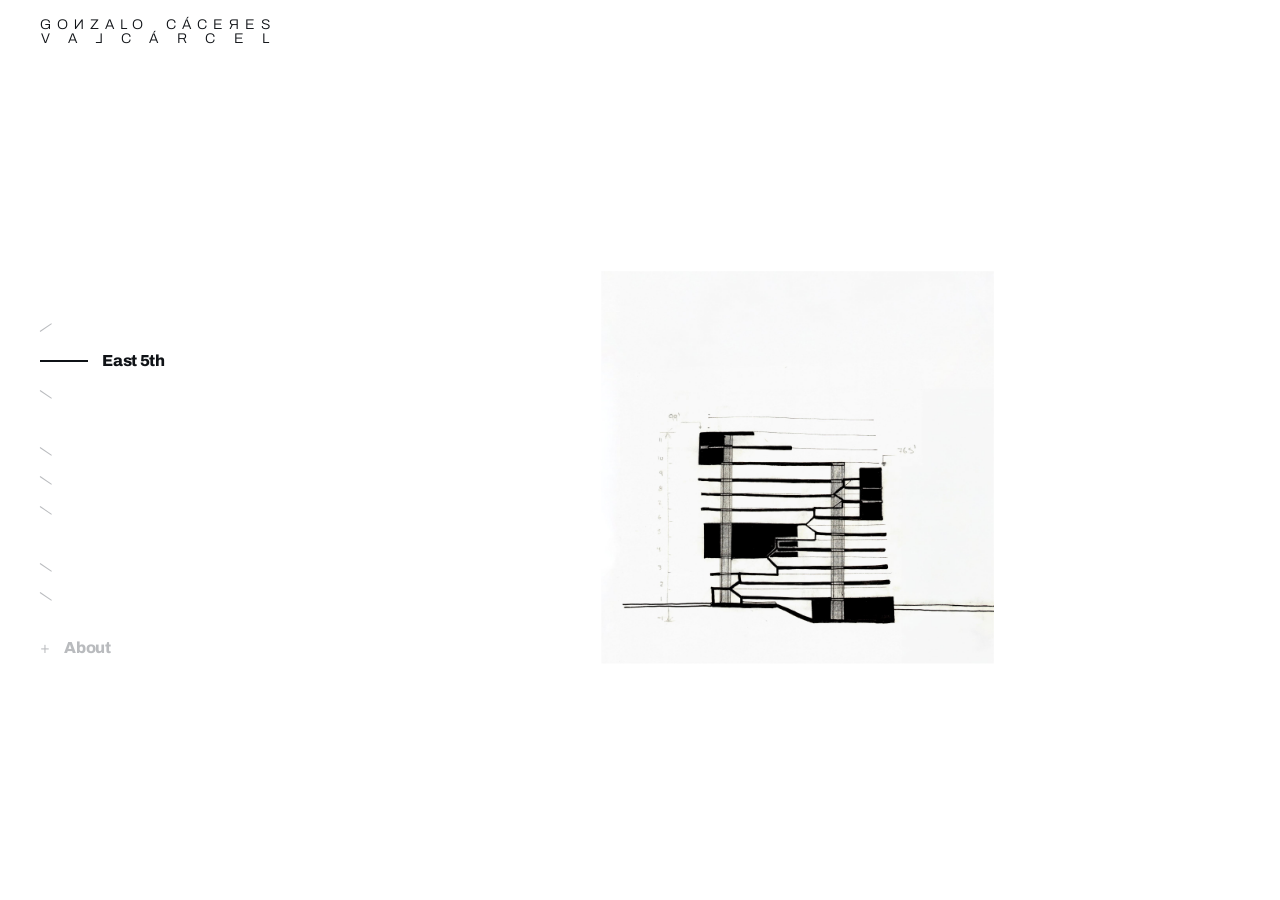
<file: public/index.html>
<!DOCTYPE html>
<html lang="en">
<head>
<meta charset="utf-8">
<meta name="viewport" content="width=device-width, initial-scale=1">
<title>Gonzalo Cáceres — Architecture</title>
<link rel="preconnect" href="https://fonts.googleapis.com">
<link rel="preconnect" href="https://fonts.gstatic.com" crossorigin>
<link href="https://fonts.googleapis.com/css2?family=Archivo:wght@200;300;400;500;600;800&family=IBM+Plex+Mono:wght@400;500&display=swap" rel="stylesheet">
<link rel="icon" type="image/svg+xml" href="fav/logo.svg?v=8">
<link rel="stylesheet" href="quiet.css">
</head>
<body class="l-quiet" data-page="home">

<header class="bar">
  <a href="/" class="gv-mark" id="home" aria-label="Gonzalo Cáceres Valcárcel — home">
    <span class="gv-mark__line">
      <span>G</span><span>O</span><span class="gv-mark__flip">N</span><span>Z</span><span>A</span><span>L</span><span>O</span>
      <span class="gv-mark__gap">&nbsp;</span>
      <span>C</span><span>Á</span><span>C</span><span>E</span><span class="gv-mark__flip">R</span><span>E</span><span>S</span>
    </span>
    <span class="gv-mark__line">
      <span>V</span><span>A</span><span class="gv-mark__flip">L</span><span>C</span><span>Á</span><span>R</span><span>C</span><span>E</span><span>L</span>
    </span>
  </a>
</header>

<main id="main"></main>

<script src="projects.js"></script>
<script src="signature.js"></script>
<script src="quiet.js"></script>
</body>
</html>
</file>
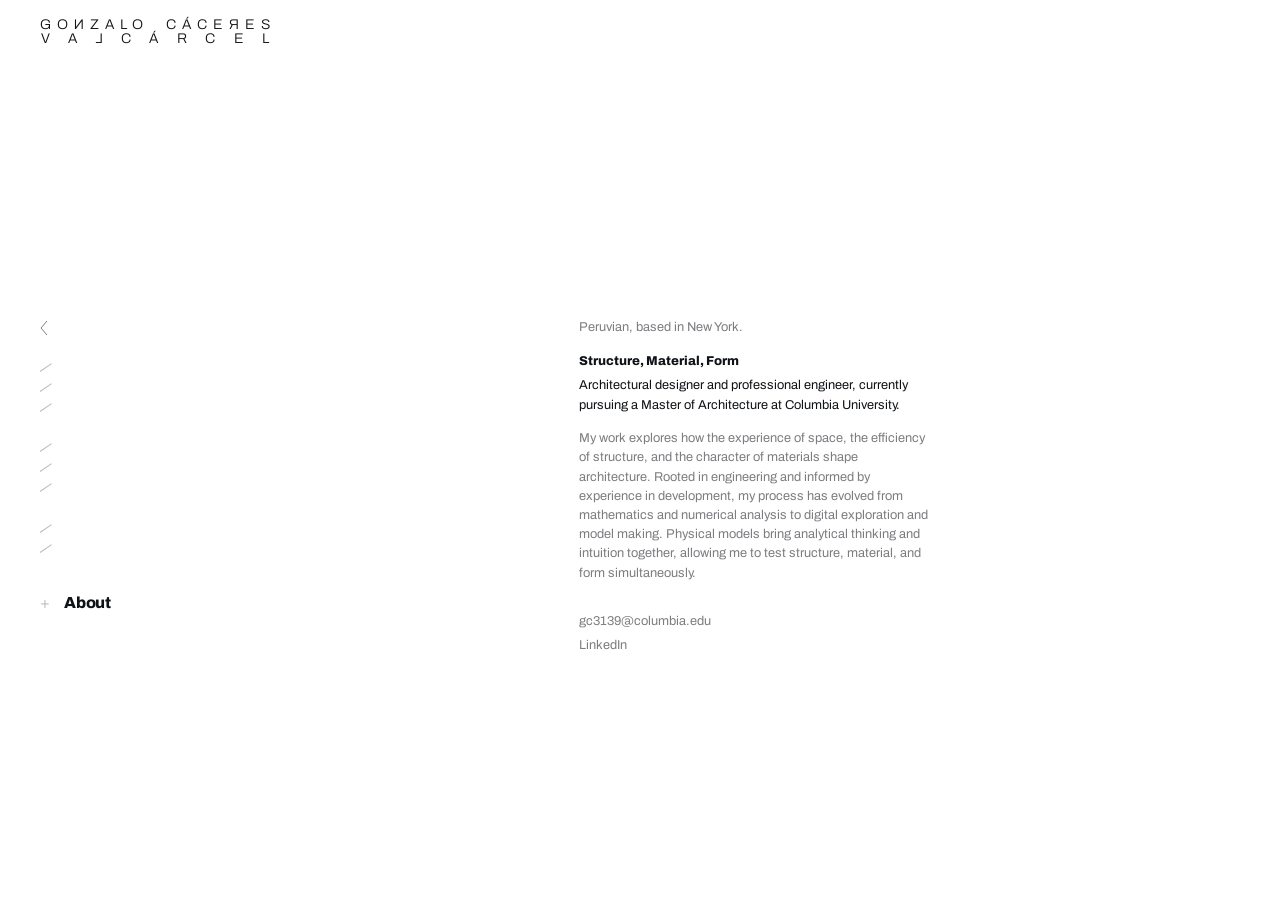
<file: public/about.html>
<!DOCTYPE html>
<html lang="en">
<head>
<meta charset="utf-8">
<meta name="viewport" content="width=device-width, initial-scale=1">
<title>About — Gonzalo Cáceres</title>
<link rel="preconnect" href="https://fonts.googleapis.com">
<link rel="preconnect" href="https://fonts.gstatic.com" crossorigin>
<link href="https://fonts.googleapis.com/css2?family=Archivo:wght@200;300;400;500;600;800&family=IBM+Plex+Mono:wght@400;500&display=swap" rel="stylesheet">
<link rel="icon" type="image/svg+xml" href="fav/logo.svg?v=8">
<link rel="stylesheet" href="quiet.css">
</head>
<body class="l-quiet" data-page="about">

<header class="bar">
  <a href="/" class="gv-mark" id="home" aria-label="Gonzalo Cáceres Valcárcel — home">
    <span class="gv-mark__line">
      <span>G</span><span>O</span><span class="gv-mark__flip">N</span><span>Z</span><span>A</span><span>L</span><span>O</span>
      <span class="gv-mark__gap">&nbsp;</span>
      <span>C</span><span>Á</span><span>C</span><span>E</span><span class="gv-mark__flip">R</span><span>E</span><span>S</span>
    </span>
    <span class="gv-mark__line">
      <span>V</span><span>A</span><span class="gv-mark__flip">L</span><span>C</span><span>Á</span><span>R</span><span>C</span><span>E</span><span>L</span>
    </span>
  </a>
</header>

<!-- About in the quiet style (2026-10-26): the marks on the left with About open; his words where a project's words
     stand; the GCV mark where the picture would be. "Get in touch +" (or a scroll) opens the mark to the right: its three
     right-hand stitches pick the topic, the fields stand beside them. -->
<main id="main">
  <div class="qt qab">
    <nav class="qt-ticks"></nav>
    <div class="qab-room">
      <div class="qab-words">
        <p class="k">Peruvian, based in New York.</p>
        <h1>Structure, Material, Form</h1>
        <p class="med">Architectural designer and professional engineer, currently pursuing a Master of Architecture at Columbia University.</p>
        <p class="text">My work explores how the experience of space, the efficiency of structure, and the character of materials shape architecture. Rooted in engineering and informed by experience in development, my process has evolved from mathematics and numerical analysis to digital exploration and model making. Physical models bring analytical thinking and intuition together, allowing me to test structure, material, and form simultaneously.</p>
      </div>
      <div class="qab-side">
        <figure class="qab-mark"><canvas id="mark" aria-label="GCV" role="img"></canvas></figure>
        <div class="qab-desk flow" id="flow">
          <div class="choices" role="group" aria-label="Reaching out about">
            <button type="button" class="choice" aria-pressed="false" data-topic="Architecture">Architecture</button>
            <button type="button" class="choice" aria-pressed="false" data-topic="Development">Development</button>
            <button type="button" class="choice" aria-pressed="false" data-topic="Research">Research</button>
          </div>
          <div class="qab-fields">
          <div class="details" id="details">
            <form class="fields" id="form" novalidate>
              <label class="field"><span class="k">Name</span><input type="text" name="name" id="name" autocomplete="name" placeholder="Your name"></label>
              <label class="field"><span class="k">Email or phone</span><input type="text" name="contact" id="contact" autocomplete="email" placeholder="you@example.com"></label>
              <label class="field"><span class="k">Message</span><textarea name="message" id="message" rows="2" placeholder="Optional"></textarea></label>
              <label class="trap" aria-hidden="true">Leave this empty <input type="text" name="company" id="company" tabindex="-1" autocomplete="off"></label>
              <button type="submit" class="send mono" id="send"><span class="send__label">Send</span><svg class="arrow" viewBox="0 0 22 10" aria-hidden="true"><path d="M0 5h20M16 1l4 4-4 4"/></svg><span class="send__logo" aria-hidden="true"><svg viewBox="0 0 200 200" width="30" height="30" fill="none">
                <circle class="ring" cx="100" cy="100" r="70" stroke-width="7" pathLength="100" transform="rotate(-90 100 100)"/>
                <g stroke-width="13">
                  <path class="st" d="M120.09 60.74 L 132.29 48.54"/>
                  <path class="st" d="M143.75 100 H 161"/>
                  <path class="st" d="M120.09 139.26 L 132.29 151.46"/>
                  <path class="st" d="M67.71 151.46 L 79.91 139.26"/>
                  <path class="st" d="M42.13 108.55 A 58.5 58.5 0 0 1 42.13 91.45"/>
                  <path class="st" d="M67.71 48.54 L 79.91 60.74"/>
                </g>
              </svg></span></button>
              <p class="status k" id="status" role="status" aria-live="polite"></p>
            </form>
          </div>
          <div class="done" id="done" role="status">
            <h2>Thank you.</h2>
            <p>I&rsquo;ll be in touch soon.</p>
          </div>
          </div>
        </div>
        <button type="button" class="qab-touch" id="touch"><span>Get in touch</span><span class="qp-plus" aria-hidden="true">+</span></button>
      </div>
    </div>
  </div>
</main>

<script src="projects.js"></script>
<script src="contact.js"></script>
<script src="logo-works.js"></script>
<script>window.gcMark = logoWorks(document.getElementById("mark"), {still: true});</script>
<script src="signature.js"></script>
<script src="quiet.js"></script>
</body>
</html>
</file>
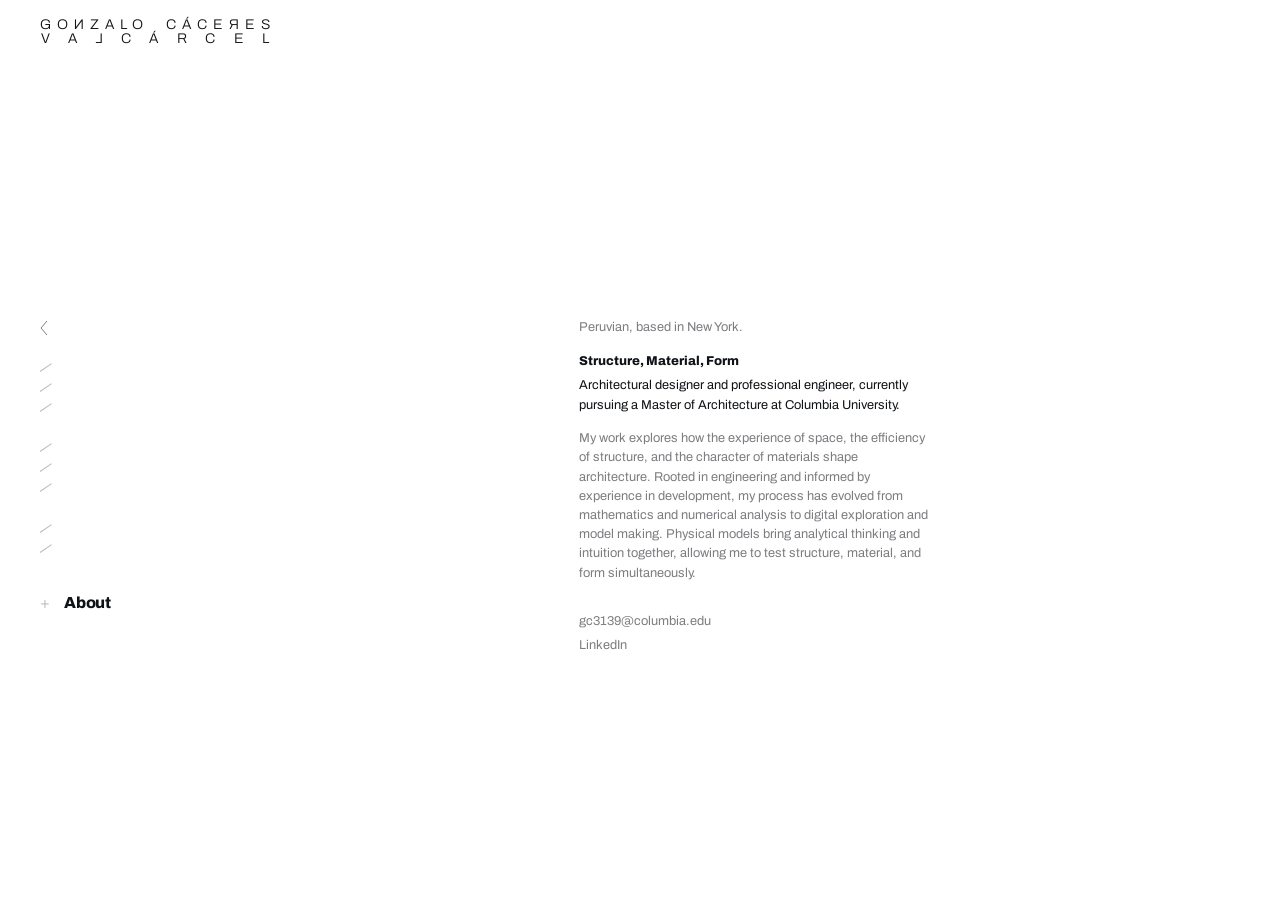
<file: public/contact.html>
<!DOCTYPE html>
<html lang="en">
<head>
<meta charset="utf-8">
<title>About — Gonzalo Cáceres</title>
<!-- Contact now lives on the About page -->
<meta http-equiv="refresh" content="0; url=about.html">
<link rel="canonical" href="about.html">
<script>location.replace('about.html' + location.hash);</script>
</head>
<body></body>
</html>
</file>
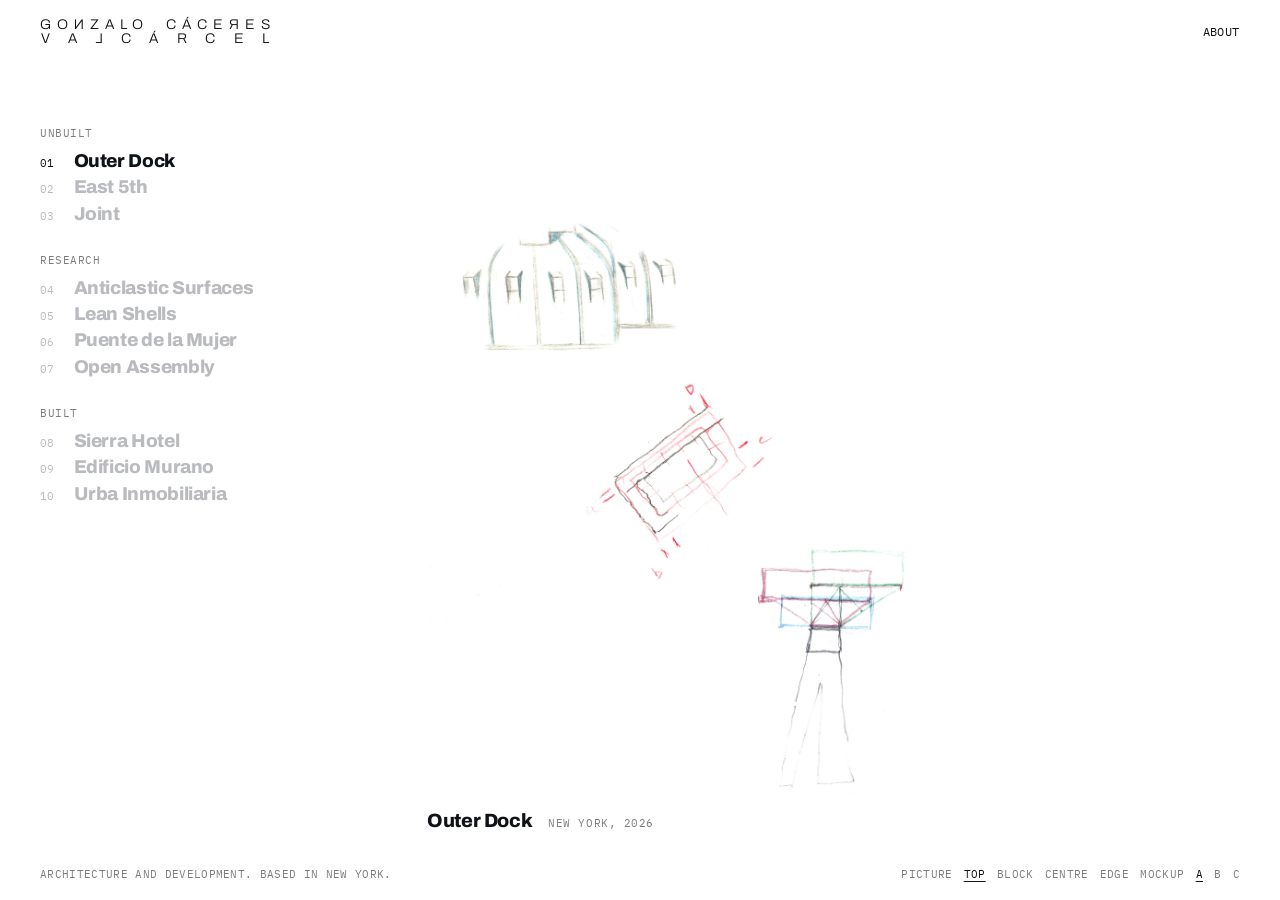
<file: public/draft-ruler.html>
<!DOCTYPE html>
<html lang="en">
<head>
<meta charset="utf-8">
<meta name="viewport" content="width=device-width, initial-scale=1">
<title>Gonzalo Cáceres — Architecture</title>
<meta name="robots" content="noindex">
<link rel="preconnect" href="https://fonts.googleapis.com">
<link rel="preconnect" href="https://fonts.gstatic.com" crossorigin>
<link href="https://fonts.googleapis.com/css2?family=Archivo:wght@200;300;400;500;600;800&family=IBM+Plex+Mono:wght@400;500&display=swap" rel="stylesheet">
<link rel="stylesheet" href="museum.css">
<!--
  Home page trials after fernando-garrido.com, crossed with the site as it is (not linked from anywhere):
    mockups.html?v=a   Numbered index: every project at once in one numbered list (his 01..10), beside one large
                       picture that changes with the title pointed at (the live home, D, otherwise as it is)
    mockups.html?v=b   Field: all the pictures of all the work at one small height, flowing in rows like a sheet,
                       under one numbered line of the project names; pointing at either picks out that project
    mockups.html?v=c   Strip: one picture per project in one tall row, run sideways. A project opens as his project
                       pages do: its pictures first in one row at one height, then the name, the credits and the text
    mockups.html?v=c&p=<slug>  a project in C
  A and B open a project in the museum visit, as the live site does. Pictures are never cropped.
-->
<style>
  :root{
    --paper:#ffffff;
    --ink:#0f1216;
    --rule:#d8d6d1;
    --mute:#7b7d80;
    --faint:#b9bbbe;
    --plate:#f1f0ed;
    --live:var(--ink);
    --font:"Archivo","Helvetica Neue",Arial,sans-serif;
    --mono:"IBM Plex Mono","SFMono-Regular",Consolas,monospace;
    --gut:clamp(1rem,4vw,2.5rem);
  }
  *{box-sizing:border-box}
  html{-webkit-tap-highlight-color:transparent}
  ::selection{background:rgba(15,18,22,.12)}
  html,body{margin:0;padding:0}
  body{
    background:var(--paper);color:var(--ink);font-family:var(--font);font-size:16px;line-height:1.4;
    -webkit-font-smoothing:antialiased;min-height:100vh;display:flex;flex-direction:column;
  }
  a{color:inherit;text-decoration:none}
  button{font:inherit;color:inherit;background:none;border:0;padding:0;cursor:pointer}
  :focus-visible{outline:2px solid var(--live);outline-offset:3px}
  img{display:block}

  /* ---------- top bar and wordmark, as on the live site ---------- */
  .bar{
    display:flex;justify-content:space-between;align-items:center;gap:1rem;padding:1.1rem var(--gut);
    font-family:var(--mono);font-size:.78rem;text-transform:uppercase;letter-spacing:.04em;
  }
  .bar nav{display:flex;align-items:center;gap:1.25rem}
  .bar a:hover{color:var(--live)}
  .gv-mark{display:block;width:230px;font-family:'Archivo',sans-serif;font-weight:300;font-size:14px;color:var(--ink);text-decoration:none;text-transform:none;letter-spacing:0}
  .gv-mark__line{display:flex;justify-content:space-between;line-height:1}
  .gv-mark__gap{flex:0 0 .8em}
  .gv-mark__line + .gv-mark__line > span:first-child{margin-left:.047em}
  .gv-mark__line + .gv-mark__line > span:last-child{margin-right:.046em}
  .gv-mark__flip{display:inline-block;transform:scaleX(-1);transition:transform .45s cubic-bezier(.2,.8,.2,1)}
  .gv-mark:hover .gv-mark__flip,.gv-mark:focus-visible .gv-mark__flip{transform:scaleX(1)}

  main{flex:1;display:flex;flex-direction:column;min-height:0}
  footer{
    display:flex;flex-wrap:wrap;justify-content:space-between;gap:.4rem 1rem;padding:1.1rem var(--gut);overflow-x:clip;
    font-family:var(--mono);font-size:.68rem;text-transform:uppercase;letter-spacing:.03em;color:var(--mute);
  }
  .opts a{margin-left:.7rem}
  .opts a.on{color:var(--ink);text-decoration:underline;text-underline-offset:3px}
  .opts a:hover{color:var(--ink)}

  /* the small things every option shares */
  .n{font-family:var(--mono);font-size:.66rem;font-weight:400;letter-spacing:.04em;color:var(--mute)}
  .k{font-family:var(--mono);font-size:.66rem;text-transform:uppercase;letter-spacing:.05em;color:var(--mute)}
  .plate{background:var(--plate);display:flex;align-items:center;justify-content:center;
    font-family:var(--mono);font-size:.62rem;text-transform:uppercase;letter-spacing:.06em;color:var(--mute)}

  /* =================== A: numbered index =================== */
  .a{flex:1;display:grid;grid-template-columns:minmax(15rem,21rem) 1fr;gap:clamp(1.5rem,4vw,4rem);
     padding:clamp(2rem,7vh,4.5rem) var(--gut) 0;min-height:0}
  .a-index{list-style:none;margin:0;padding:0;align-self:start}
  .a-index .grp{margin:1.6rem 0 .45rem}
  .a-index .grp:first-child{margin-top:0}
  .a-index a{display:grid;grid-template-columns:2.1rem 1fr;align-items:baseline;padding:.16rem 0;color:var(--ink);transition:color .35s ease}
  .a-index b{font-weight:800;font-size:clamp(1.15rem,1.45vw,1.4rem);letter-spacing:-.02em;line-height:1.15}
  .a-index.pointing a{color:var(--faint)}
  .a-index.pointing a .n{color:var(--faint)}
  .a-index.pointing a.cur,.a-index.pointing a.cur .n{color:var(--ink)}
  .a-stage{position:relative;min-height:0}
  /* the picture and its caption are placed by the script (see placeA), one of four ways (&img=top|block|centre|edge) */
  .a-layer{position:absolute;inset:0;opacity:0;transition:opacity .9s ease;pointer-events:none}
  .a-layer.on{opacity:1}
  .a-fig{position:absolute;left:0;top:0;margin:0;cursor:pointer;pointer-events:none}
  .a-layer.on .a-fig{pointer-events:auto}
  .a-box img,.a-box .plate{display:block;width:100%;height:100%}
  .a-cap{display:flex;align-items:baseline;gap:1rem;padding-top:.85rem;white-space:nowrap}
  /* edge: the picture's side of the page runs to the right edge of the screen and up to the header */
  body.ai-edge .a{padding-right:0}
  body.ai-edge .a-stage{margin-top:calc(-1 * clamp(2rem,7vh,4.5rem))}
  .a-cap b{font-weight:800;font-size:clamp(1.15rem,1.5vw,1.35rem);letter-spacing:-.02em;line-height:1}

  /* =================== A, whole layouts (&l=ruler|type|label) ===================
     the numbered index and one picture per project, composed four different ways */
  .p-stage{position:relative;min-height:0}
  .p-layer{position:absolute;inset:0;opacity:0;transition:opacity .9s ease;pointer-events:none;display:flex;align-items:flex-end;justify-content:flex-start}
  .p-layer.on{opacity:1}
  .p-layer img{max-width:100%;max-height:100%;width:auto;height:auto;cursor:pointer;pointer-events:none}
  .p-layer.on img,.p-layer.on .plate{pointer-events:auto}
  .p-layer .plate{height:100%;max-width:100%;aspect-ratio:3/2;cursor:pointer}
  .faintable a,.faintable button{transition:color .35s ease}
  .faintable.pointing .tr{color:var(--faint)}
  .faintable.pointing .tr .n,.faintable.pointing .tr .lt{color:var(--faint)}
  .faintable.pointing .tr.cur,.faintable.pointing .tr.cur .n,.faintable.pointing .tr.cur .lt{color:var(--ink)}

  /* About is not a project: it closes the index, as on the reference, in the same place as a title but light and
     grey, after a "+" instead of a number (the header has no About link in these layouts) */
  body.lay .bar nav{display:none}
  .ab{display:inline-flex;align-items:baseline;gap:.6rem;color:var(--mute);transition:color .3s}
  .ab .n{color:var(--mute)}
  .ab span:last-child{font-weight:300;letter-spacing:0}
  .ab:hover,.ab:hover .n{color:var(--ink)}

  /* ruler: the scale stands upright on the left, a thin line from top to bottom with the ten numbers spaced along
     it; the stretch of line beside the project shown darkens and its name and place appear there; the picture is
     large to its right */
  .ru{flex:1;display:grid;grid-template-columns:minmax(14rem,19rem) 1fr;gap:clamp(1.5rem,4vw,4rem);padding:clamp(1rem,3vh,2rem) var(--gut) 0;min-height:0}
  .ru .p-layer{align-items:flex-start}
  .ru-col{display:flex;flex-direction:column;min-height:0}
  .ru-scale{flex:1;display:flex;flex-direction:column;border-left:1px solid var(--rule);min-height:0}
  .ru-scale .tr{flex:1;position:relative;display:flex;flex-direction:column;justify-content:flex-start;text-align:left;padding:.15rem 0 0 1rem;min-height:2.2rem}
  .ru-scale .tr::before{content:"";position:absolute;left:-1px;top:0;bottom:0;width:2px;background:var(--ink);transform:scaleY(0);transform-origin:top;transition:transform .5s cubic-bezier(.2,.7,.2,1)}
  .ru-scale .tr.cur::before{transform:scaleY(1)}
  .ru-scale .tr .n{transition:color .3s}
  .ru-scale .tr:not(.cur) .n{color:var(--faint)}
  .ru-scale .tr:hover .n{color:var(--ink)}
  .ru-scale .tr b{margin-top:.3rem;font-weight:800;font-size:clamp(1.05rem,1.3vw,1.25rem);letter-spacing:-.02em;white-space:nowrap;opacity:0;transition:opacity .4s ease}
  .ru-scale .tr .k{margin-top:.2rem;white-space:nowrap;opacity:0;transition:opacity .4s ease}
  .ru-scale .tr.cur b,.ru-scale .tr.cur .k{opacity:1}
  .ru-grp{position:absolute;right:0;top:.2rem;font-family:var(--mono);font-size:.6rem;text-transform:uppercase;letter-spacing:.06em;color:var(--faint)}
  .ru-col .ab{padding:1.1rem 0 .2rem 1rem}
  .ru-col .ab span:last-child{font-size:clamp(1.05rem,1.3vw,1.25rem)}

  /* the picture side of the ruler (&img=) */
  .ru .p-stage{min-height:0}
  .ru .p-layer{background:var(--paper)}
  .rm-seq .ru-scale .tr.cur::before{transform:scaleY(var(--p,1));transition:transform 1.2s cubic-bezier(.2,.7,.2,1)}
  .rm-seq .p-layer{transition:opacity 1.1s ease;background:var(--paper)}
  .rm-strip{padding-right:0}
  .rm-strip .p-stage{overflow:hidden}
  /* the row scrolls sideways (trackpad swipe, or the wheel turned sideways by the script), no scrollbar */
  .rm-strip .p-layer{overflow-x:auto;overflow-y:hidden;scrollbar-width:none;overscroll-behavior-x:contain}
  .rm-strip .p-layer::-webkit-scrollbar{display:none}
  .rm-strip .p-layer.on{pointer-events:auto}
  .ri-row{padding-right:var(--gut)}
  .rm-strip .p-layer{bottom:2.4rem}
  .ru .ri-foot{position:absolute;left:0;right:var(--gut);top:calc(min(100% - 2.4rem, 48vh) + .9rem);padding:0;z-index:2}
  .ri-row{display:flex;gap:clamp(.9rem,1.4vw,1.4rem);height:min(100%,48vh);align-items:flex-start}
  .ri-row img,.ri-row .plate{flex:none;height:100%;width:auto;max-width:none;max-height:none;cursor:pointer}
  .ri-row .plate{aspect-ratio:3/2}
  .ri-sheet{display:flex;flex-wrap:wrap;align-content:flex-start;gap:14px;width:100%}
  .ri-sheet img{height:var(--sh,180px);width:auto;max-width:none;max-height:none;cursor:pointer}
  .ri-sheet .plate{height:var(--sh,180px);aspect-ratio:3/2}
  .rm-thumbs .p-layer{flex-direction:column;align-items:flex-start;justify-content:flex-start}
  .ri-big{flex:1;min-height:0;width:100%;display:flex;align-items:flex-start}
  .ri-big img{max-width:100%;max-height:100%}
  .ri-big .plate{height:100%}
  .ri-tn{display:flex;gap:.6rem;margin-top:1.1rem;height:3.4rem;flex:none;max-width:100%;overflow:hidden}
  .ri-tn button{height:100%;opacity:.32;transition:opacity .3s ease}
  .ri-tn button.on,.ri-tn button:hover{opacity:1}
  .ri-tn button img{height:100%;width:auto;max-width:none;max-height:none;pointer-events:auto}
  /* parts of a project (cluster, drift, living) */
  @keyframes riIn{from{opacity:0;transform:translateY(14px)}to{opacity:1;transform:none}}
  .ri-more{position:absolute;right:0;bottom:0;color:var(--mute)}
  .rm-cluster .ri-more{opacity:0}
  .rm-cluster .p-layer.on .ri-more{animation:riIn .9s ease forwards}
  .rm-cluster .p-layer{display:block}
  .ri-slot{position:absolute;opacity:0}
  .p-layer.on .ri-slot{animation:riIn .9s cubic-bezier(.2,.7,.2,1) forwards}
  .ri-slot img{width:100%;height:100%;max-width:none;max-height:none}
  .ri-slot .plate{width:100%;height:auto}
  .rm-drift{padding-right:0}
  .rm-drift .p-stage{overflow:hidden;-webkit-mask-image:linear-gradient(90deg,transparent 0,#000 6%,#000 94%,transparent);mask-image:linear-gradient(90deg,transparent 0,#000 6%,#000 94%,transparent)}
  .ri-drift{display:flex;gap:clamp(1.2rem,2vw,2rem);height:min(100%,50vh);align-items:flex-start;will-change:transform}
  .ri-drift img,.ri-drift .plate{flex:none;height:100%;width:auto;max-width:none;max-height:none}
  .ri-drift .plate{aspect-ratio:3/2}
  .ri-living{display:grid;grid-template-columns:1.25fr 1fr;grid-template-rows:1fr .8fr;gap:16px;width:100%;height:calc(100% - 2rem)}
  .ri-cell{position:relative;min-height:0;opacity:0}
  .p-layer.on .ri-cell{animation:riIn .9s cubic-bezier(.2,.7,.2,1) forwards}
  .ri-cell img,.ri-cell .plate{position:absolute;left:0;top:0;max-width:100%;max-height:100%;width:auto;height:auto;transition:opacity .9s ease}
  .ri-cell img.ri-new{opacity:0;animation:riFade .9s ease forwards}
  .ri-cell img.ri-out{opacity:0}
  @keyframes riFade{to{opacity:1}}
  /* type: only the names, in one quiet column; nothing else on the page until you point at one, then the others
     go pale and its picture appears in the space to the right, top on that name's line */
  .ty{flex:1;position:relative;padding:clamp(2rem,9vh,6rem) var(--gut) 1rem;min-height:0}
  .ty-list{list-style:none;margin:0;padding:0;position:relative;z-index:1}
  .ty-list .tr{display:inline-flex;align-items:baseline;gap:.7rem;padding:0;text-align:left}
  .ty-list b{font-weight:800;font-size:clamp(1.5rem,3.7vh,2.3rem);letter-spacing:-.03em;line-height:1.22}
  .ty-list .ab{margin-top:1.6rem}
  .ty-list .ab span:last-child{font-size:clamp(1.5rem,3.7vh,2.3rem);letter-spacing:-.02em}
  .ty .p-stage{position:absolute;left:0;top:0;width:0;height:0}
  .ty .p-layer{inset:auto;left:0;top:0;width:var(--pw,40vw);height:var(--ph,40vh);align-items:flex-start;transition:opacity .5s ease}

  /* label: the picture hangs on the wall and the label sits beside it, as in a museum: picture and label share
     one floor line, the picture pushed up against the label; the label holds the name, place and year of the
     picture, then the numbered list, small */
  .lb{flex:1;display:grid;grid-template-columns:1fr minmax(13rem,15rem);gap:clamp(1.5rem,2.5vw,2.5rem);padding:clamp(1rem,3vh,2rem) var(--gut) 1.4rem;min-height:0}
  .lb .p-stage{height:100%}
  .lb .p-layer{justify-content:flex-end;align-items:flex-end}
  .lb-label{align-self:end}
  .lb-now{margin-bottom:2.2rem}
  .lb-now h2{margin:0;font-weight:800;font-size:1.3rem;letter-spacing:-.02em;line-height:1.15}
  .lb-now .k{display:block;margin-top:.4rem}
  .lb-list{list-style:none;margin:0;padding:0}
  .lb-list .tr{display:grid;grid-template-columns:1.7rem 1fr;align-items:baseline;padding:.05rem 0;text-align:left;width:100%}
  .lb-list .tr .lt{font-weight:400;font-size:.86rem}
  .lb-list .ab{display:grid;grid-template-columns:1.7rem 1fr;gap:0;margin-top:.9rem}
  .lb-list .ab span:last-child{font-size:.86rem}

  /* =================== a project, in the ruler's language =================== */
  .rp{flex:1;display:grid;grid-template-columns:minmax(14rem,19rem) 1fr;gap:clamp(1.5rem,4vw,4rem);padding:clamp(1rem,3vh,2rem) var(--gut) 0;min-height:0}
  .rp-col{position:relative;display:flex;flex-direction:column;min-height:0;padding-left:1rem}
  .rp-step .rp-col{overflow-y:auto;scrollbar-width:none}
  .rp-step .rp-col::-webkit-scrollbar{display:none}
  .rp-scroll .rp-col{position:sticky;top:1.5rem;height:calc(100vh - 8.5rem);align-self:start;overflow-y:auto;scrollbar-width:none}
  .rp-scroll .rp-col::-webkit-scrollbar{display:none}
  .rp-line{position:absolute;left:0;top:0;bottom:0;width:1px;background:var(--rule)}
  .rp-mark{position:absolute;left:-.5px;width:2px;background:var(--ink);top:0;height:0;transition:top .7s cubic-bezier(.2,.7,.2,1),height .7s cubic-bezier(.2,.7,.2,1)}
  .rp-scroll .rp-mark{transition:none}
  .rp-hit{position:absolute;left:-7px;width:15px}
  .rp-label h1{display:flex;flex-direction:column;gap:.35rem;margin:.1rem 0 0;font-weight:800;font-size:clamp(1.3rem,1.7vw,1.6rem);letter-spacing:-.025em;line-height:1.1}
  .rp-label > .k{margin:.45rem 0 1.4rem}
  .rp-cr p{margin:0 0 .2rem;font-weight:300;font-size:.86rem}
  .rp-cr b{font-weight:800}
  .rp-text{margin-top:1.4rem}
  .rp-text p{margin:0 0 .9rem;font-weight:300;font-size:.92rem;line-height:1.55}
  .rp-text p.lede{font-weight:400;font-size:1rem;line-height:1.45}
  .rp-text p.extra{display:none}
  .rp-col.open .rp-text p.extra{display:block}
  .rp-more{font-family:var(--mono);font-size:.66rem;text-transform:uppercase;letter-spacing:.05em;align-self:flex-start}
  .rp-more:hover{text-decoration:underline;text-underline-offset:3px}
  .rp-nk{margin-top:auto;padding-top:1.5rem;color:var(--faint)}
  .rp-next{padding-top:.3rem}
  .rp-next span:last-child{font-size:clamp(1.05rem,1.3vw,1.25rem)}
  .rp-stage{min-height:0}
  .rp-stage .p-layer{background:var(--paper);align-items:flex-start;transition:opacity 1.1s ease}
  .rp-one{margin:0;display:flex;flex-direction:column;align-items:flex-start;max-width:100%;max-height:100%;height:100%}
  .rp-one img{max-width:100%;max-height:calc(100% - 2.2rem);width:auto;height:auto;cursor:pointer;pointer-events:auto}
  .rp-one .plate{height:calc(100% - 2.2rem);aspect-ratio:3/2;max-width:100%}
  .rp-one figcaption{margin-top:.7rem}
  /* scroll: the pictures laid out loosely on a 12-column field, each at its own size and place (whole, never cut),
     sometimes two side by side at different heights; each comes in as it reaches the screen */
  .rp-flow{padding-bottom:30vh;min-width:0}
  .rp-row{display:grid;grid-template-columns:repeat(12,1fr);column-gap:clamp(1rem,2vw,2rem);align-items:start}
  .rp-fig{margin:0;min-width:0}
  .rp-fig img{display:block;width:100%;height:auto;cursor:zoom-in}
  .rp-fig figcaption{margin-top:.7rem}
  .rp-fig .plate{width:100%;aspect-ratio:3/2}
  .rp-par{will-change:transform}
  /* how they come in: rise (fade up), unveil (drawn open from the bottom edge), drift (rise, then each moves at its own
     pace as the page scrolls) */
  .rp-fig{opacity:0;transform:translateY(9vh);transition:opacity 1.3s ease,transform 1.6s cubic-bezier(.16,.8,.2,1)}
  .rp-fig.in{opacity:1;transform:none}
  .in-unveil .rp-fig{opacity:1;transform:translateY(3vh)}
  .in-unveil .rp-fig img,.in-unveil .rp-fig .plate{clip-path:inset(100% 0 0 0);transition:clip-path 1.5s cubic-bezier(.7,0,.2,1)}
  .in-unveil .rp-fig.in{transform:none}
  .in-unveil .rp-fig.in img,.in-unveil .rp-fig.in .plate{clip-path:inset(0 0 0 0)}
  .in-unveil .rp-fig figcaption{opacity:0;transition:opacity .8s ease 1.1s}
  .in-unveil .rp-fig.in figcaption{opacity:1}
  /* =================== B: field =================== */
  .b-line{display:flex;flex-wrap:wrap;gap:.35rem 1.7rem;padding:clamp(1.6rem,5vh,3rem) var(--gut) 0;max-width:72rem}
  .b-line a{display:inline-flex;align-items:baseline;gap:.45rem;transition:color .3s ease}
  .b-line b{font-weight:800;font-size:clamp(1rem,1.2vw,1.15rem);letter-spacing:-.015em}
  .b-line a.empty{color:var(--faint)}
  .b-line a.empty .n{color:var(--faint)}
  body.pointing .b-line a{color:var(--faint)}
  body.pointing .b-line a .n{color:var(--faint)}
  body.pointing .b-line a.cur,body.pointing .b-line a.cur .n{color:var(--ink)}
  .b-field{display:flex;flex-wrap:wrap;align-items:flex-end;gap:2.6rem 1.6rem;padding:clamp(2rem,6vh,3.5rem) var(--gut) 3rem}
  .b-pic{display:block;height:clamp(140px,23vh,250px);transition:opacity .45s ease}
  .b-pic img{height:100%;width:auto}
  body.pointing .b-pic{opacity:.14}
  body.pointing .b-pic.cur{opacity:1}

  /* =================== C: strip =================== */
  .c-strip{display:flex;align-items:flex-end;gap:clamp(1.2rem,2.2vw,2.2rem);overflow-x:auto;overflow-y:hidden;
    padding:0 var(--gut);scrollbar-width:none;overscroll-behavior-x:contain}
  .c-strip::-webkit-scrollbar{display:none}
  .c-item{flex:0 0 auto;margin:0;cursor:pointer}
  .c-item .c-box{height:var(--h);display:flex;align-items:flex-end}
  .c-item img{height:100%;width:auto}
  .c-item .plate{height:100%;aspect-ratio:3/2}
  .c-item figcaption{display:flex;align-items:baseline;gap:.7rem;padding-top:.9rem;height:3.2rem;white-space:nowrap}
  .c-item figcaption b{font-weight:800;font-size:clamp(1.05rem,1.3vw,1.25rem);letter-spacing:-.02em}
  .c-home{flex:1;display:flex;flex-direction:column;justify-content:center;padding-bottom:1.2rem;--h:clamp(260px,46vh,520px)}
  .c-foot{display:flex;align-items:center;gap:1rem;padding:.4rem var(--gut) 0}
  .c-rail{position:relative;flex:1;height:1px;background:var(--rule)}
  .c-rail span{position:absolute;top:-.5px;height:2px;background:var(--ink);left:0;width:10%;transition:left .15s linear}
  .c-arrow{width:1.6rem;height:1.6rem;display:flex;align-items:center;justify-content:center;color:var(--mute);transition:color .2s,opacity .3s}
  .c-arrow:hover{color:var(--ink)}
  .c-arrow[disabled]{opacity:.25;cursor:default}
  .c-arrow svg{width:14px;height:14px;stroke:currentColor;stroke-width:1.3;fill:none}

  /* a project in C: the pictures first, then the words */
  .cp{padding-top:clamp(1rem,3vh,2rem)}
  .cp .c-strip{--h:clamp(260px,56vh,640px);cursor:default}
  .cp .c-strip .c-item{cursor:zoom-in}
  .cp .c-item figcaption{display:none}
  .cp-text{display:grid;grid-template-columns:minmax(14rem,21rem) minmax(0,36rem);gap:clamp(2rem,6vw,6rem);
    padding:clamp(2rem,6vh,3.5rem) var(--gut) 1rem}
  .cp-head h1{display:flex;align-items:baseline;gap:.8rem;margin:0;font-weight:800;font-size:clamp(1.6rem,2.3vw,2.2rem);letter-spacing:-.025em;line-height:1.05}
  .cp-head .k{margin:.7rem 0 1.6rem}
  .cp-head p.cr{margin:0 0 .3rem;font-weight:300;font-size:.95rem}
  .cp-head p.cr b{font-weight:800}
  .cp-body p{margin:0 0 1.1rem;font-weight:300;font-size:1rem;line-height:1.6}
  .cp-body p.lede{font-weight:400;font-size:1.15rem;line-height:1.45}
  .cp-next{display:flex;align-items:baseline;gap:.8rem;justify-content:flex-end;padding:3.5rem var(--gut) 1rem}
  .cp-next .k{color:var(--mute)}
  .cp-next b{font-weight:800;font-size:1.25rem;letter-spacing:-.02em}
  .cp-next:hover .k{color:var(--ink)}
  .zoom{position:fixed;inset:0;z-index:80;background:var(--paper);display:flex;align-items:center;justify-content:center;padding:2rem;cursor:zoom-out}
  .zoom img{max-width:100%;max-height:100%;object-fit:contain}

  @media (max-width:900px){
    .gv-mark{width:170px;font-size:10.5px}
    .a{grid-template-columns:1fr;padding-top:1rem;gap:1.5rem}
    .a-stage{order:-1;height:calc(62vw + 3.2rem);min-height:260px;margin:0 !important}
    body.ai-edge .a{padding-right:var(--gut)}
    .b-pic{height:clamp(96px,20vw,150px)}
    .b-field{gap:1.6rem 1rem}
    /* the four layouts on a phone: the picture on top, the index under it */
    .ru,.lb{grid-template-columns:1fr}
    .ru .p-stage,.lb .p-stage{order:-1;height:62vw}
    .ru .p-layer{align-items:flex-end}
    .ru-scale .tr{flex:none;min-height:2.2rem}
    .ru-scale .tr:not(.cur) b,.ru-scale .tr:not(.cur) .k{display:none}
    .ty{display:flex;flex-direction:column;padding-top:1.5rem}
    .ty-list b,.ty-list .ab span:last-child{font-size:clamp(1.4rem,7vw,2rem)}
    .rp{grid-template-columns:1fr;gap:1.2rem}
    .rp-stage{order:-1;height:72vw}
    .rp-step .rp-col{overflow:visible}
    .rp-scroll .rp-col{position:static;height:auto}
    .rp-flow{padding-bottom:3rem}
    .rp-row{display:block}
    .rp-fig{width:100% !important;margin:0 0 2.2rem !important}
    .rp-fig.nw{width:68% !important}
    .rp-fig.nw.rt{margin-left:auto !important}
    /* phone: one picture per screen width, whole, swiped one at a time */
    .c-strip{scroll-snap-type:x mandatory;scroll-padding:0 var(--gut);gap:1rem;align-items:flex-start}
    .c-item{scroll-snap-align:start}
    .c-item .c-box{height:auto;width:calc(100vw - 2 * var(--gut));aspect-ratio:4/3;align-items:flex-end}
    .cp .c-item .c-box{align-items:center}
    .c-item img{width:auto;height:auto;max-width:100%;max-height:100%}
    .c-item .plate{width:100%;height:auto}
    .cp-text{grid-template-columns:1fr;gap:1.5rem}
    .cp-next{justify-content:flex-start}
  }
</style>
</head>
<body>

<header class="bar">
  <a href="/" class="gv-mark" id="home">
    <span class="gv-mark__line">
      <span>G</span><span>O</span><span class="gv-mark__flip">N</span><span>Z</span><span>A</span><span>L</span><span>O</span>
      <span class="gv-mark__gap">&nbsp;</span>
      <span>C</span><span>Á</span><span>C</span><span>E</span><span class="gv-mark__flip">R</span><span>E</span><span>S</span>
    </span>
    <span class="gv-mark__line">
      <span>V</span><span>A</span><span class="gv-mark__flip">L</span><span>C</span><span>Á</span><span>R</span><span>C</span><span>E</span><span>L</span>
    </span>
  </a>
  <nav><a href="about.html">About</a></nav>
</header>

<main id="main"></main>

<footer>
  <span>Architecture and development. Based in New York.</span>
  <span class="opts">Mockup<a href="?v=a" data-v="a">A</a><a href="?v=b" data-v="b">B</a><a href="?v=c" data-v="c">C</a></span>
</footer>

<script src="projects.js"></script>
<script src="signature.js"></script>
<script src="museum.js"></script>
<script>
(function(){
  var P = window.PROJECTS || {}, SLUGS = Object.keys(P);
  var Q = new URLSearchParams(location.search);
  var V = (Q.get('v') || 'a').toLowerCase(); if(!/^[abc]$/.test(V)) V = 'a';
  var PAGE = V === 'c' && P[Q.get('p')] ? Q.get('p') : null;
  var main = document.getElementById('main');
  document.body.classList.add('v-' + V);
  document.querySelectorAll('.opts a').forEach(function(a){ a.classList.toggle('on', a.getAttribute('data-v') === V); });
  document.getElementById('home').setAttribute('href', '?v=' + V);

  // ---- the project material, the same way the museum visit reads it ----
  function web(src){
    if(src === 'img/anticlastic-roof-structure/hero.jpg') return 'img/anticlastic-roof-structure/hero-web.jpg';
    return src.replace(/\/physical\/(?!web\/)([^\/]+)$/, '/physical/web/$1');
  }
  // the small copy next to a photo (tools/thumbs.sh); drawings are already light
  function thumb(src){ return /\.jpe?g$/i.test(src) ? src.replace(/\/physical\/web\//, '/physical/').replace(/\/([^\/]+)\.jpe?g$/i, '/thumbs/$1.jpg') : src; }
  function isDrawing(it){ return it.drawing || /\.(svg|png|webp)$/i.test(it.src); }
  function flat(list){ var o = []; (list || []).forEach(function(it){ Array.isArray(it) ? o.push.apply(o, it) : o.push(it); }); return o; }
  function pictures(slug){
    var p = P[slug], grid = flat(p.grid), g = p.gallery || {}, seen = {}, out = [];
    var drawings = grid.filter(isDrawing), physical = grid.filter(function(it){ return !isDrawing(it) && /\/physical\//.test(it.src); });
    var photos = grid.filter(function(it){ return !isDrawing(it) && !/\/physical\//.test(it.src); });
    if(!grid.length){ drawings = g.drawings || []; physical = g.physical || []; photos = g.photos || []; }
    if(!physical.length && g.physical) physical = g.physical;
    [p.hero ? [{src: p.hero}] : [], p.diagram && p.diagram.src ? [{src: p.diagram.src, caption: p.diagram.caption, drawing: true}] : [], drawings, physical, photos].forEach(function(list){
      list.forEach(function(it){
        var s = it.src && web(it.src);
        if(!s || seen[s]) return; seen[s] = 1;
        var dr = isDrawing(it);
        out.push({src: s, drawing: dr, kind: dr ? 'drawing' : /\/physical\//.test(s) ? 'physical' : 'photo', caption: it.caption || ''});
      });
    });
    return out;
  }
  function coverOf(slug){ var p = P[slug], all = pictures(slug); return all.length ? (p.cover ? {src: p.cover} : all[0]) : null; }
  function el(tag, cls, parent, text){ var e = document.createElement(tag); if(cls) e.className = cls; if(text != null) e.textContent = text; if(parent) parent.appendChild(e); return e; }
  function pad(n){ return (n < 10 ? '0' : '') + n; }
  function num(slug){ return pad(SLUGS.indexOf(slug) + 1); }
  function visit(slug, from, src){
    // on the ruler home, a project opens as its own ruled page (the mockup), not the museum visit
    if(document.body.classList.contains('l-ruler')){ location.href = '?v=a&l=ruler&p=' + slug; return; }
    if(window.gcMuseum) gcMuseum.open(slug, from && from.getBoundingClientRect(), src);
    else location.href = '/?visit=' + slug;
  }

  // =================== A: numbered index ===================
  function buildA(){
    var wrap = el('div', 'a', main), list = el('ol', 'a-index', wrap), stage = el('div', 'a-stage', wrap);
    var links = [], group = null;
    SLUGS.forEach(function(slug){
      var p = P[slug];
      if(p.group !== group){ group = p.group; el('li', 'grp k', list, group); }
      var li = el('li', '', list), a = el('a', '', li);
      a.href = '/?visit=' + slug; a.slug = slug;
      el('span', 'n', a, num(slug)); el('b', '', a, p.title);
      links.push(a);
    });
    var layers = [0, 1].map(function(){
      var L = el('div', 'a-layer', stage);
      L.fig = el('figure', 'a-fig', L);
      L.box = el('div', 'a-box', L.fig); L.cap = el('figcaption', 'a-cap', L.fig);
      L.t = el('b', '', L.cap); L.k = el('span', 'k', L.cap);
      L.fig.addEventListener('click', function(){ if(L.slug) visit(L.slug, L.box.firstChild, L.src); });
      return L;
    });
    // where the picture sits beside the list, whole, at its own proportions:
    //   top    its top on the list's first line, as wide as the space allows, caption under it
    //   block  exactly as tall as the list, top and bottom on the list's first and last lines: one block with it
    //   centre in the middle of the space, smaller, like a picture hung on an empty wall
    //   edge   as large as the space allows up to the screen's right edge and the header, against that corner
    var IMG = (Q.get('img') || 'top').toLowerCase();
    if(['top', 'block', 'centre', 'edge'].indexOf(IMG) === -1) IMG = 'top';
    document.body.classList.add('ai-' + IMG);
    // mockup only: the four ways, next to the A / B / C switch
    var opts = document.querySelector('.opts');
    opts.insertBefore(document.createTextNode('Picture'), opts.firstChild);
    ['top', 'block', 'centre', 'edge'].forEach(function(m, i){
      var a = document.createElement('a'); a.href = '?v=a&img=' + m; a.textContent = m; a.className = m === IMG ? 'on' : '';
      opts.insertBefore(a, opts.childNodes[i + 1]);
    });
    opts.insertBefore(document.createTextNode('\u2003Mockup'), opts.childNodes[5]);
    opts.removeChild(opts.childNodes[6]);
    function fit(a, w, h){ return w / h > a ? {w: h * a, h: h} : {w: w, h: w / a}; }
    function place(L){
      if(!L.ratio) return;
      var W = stage.clientWidth, H = stage.clientHeight, cap = 52, phone = innerWidth <= 900, mode = phone ? 'top' : IMG;
      var sr = stage.getBoundingClientRect(), lr = list.getBoundingClientRect();
      var lt = lr.top - sr.top, lh = lr.height, x = 0, y = 0, r;
      if(mode === 'top'){ r = fit(L.ratio, W, H - cap); }
      else if(mode === 'block'){ y = Math.max(0, lt); r = fit(L.ratio, W, Math.min(lh, H - cap - y)); }
      else if(mode === 'centre'){ r = fit(L.ratio, W * .72, (H - cap) * .72); x = (W - r.w) / 2; y = (H - cap - r.h) / 2; }
      else { r = fit(L.ratio, W, H - cap); x = W - r.w; }
      L.box.style.width = r.w + 'px'; L.box.style.height = r.h + 'px';
      L.fig.style.left = x + 'px'; L.fig.style.top = y + 'px';
    }
    addEventListener('resize', function(){ layers.forEach(place); });
    var cur = null, timer = null;
    function show(slug, instant){
      if(slug === cur) return;
      cur = slug;
      links.forEach(function(a){ a.classList.toggle('cur', a.slug === slug); });
      var on = layers[0].classList.contains('on') ? layers[0] : layers[1];
      var L = instant ? on : (on === layers[0] ? layers[1] : layers[0]);
      var c = coverOf(slug), p = P[slug];
      L.slug = slug; L.src = c && c.src; L.box.innerHTML = ''; L.ratio = 0;
      if(c){
        var img = el('img', '', L.box); img.alt = p.title;
        img.onload = function(){ if(L.slug === slug){ L.ratio = img.naturalWidth / img.naturalHeight || 1.5; place(L); } };
        img.src = c.src;
      } else { el('div', 'plate', L.box, 'In preparation'); L.ratio = 1.5; place(L); }
      L.t.textContent = p.title; L.k.textContent = p.kicker || '';
      if(L !== on){ on.classList.remove('on'); }
      L.classList.add('on');
    }
    // like the live home: it moves on by itself every few seconds while nothing is pointed at
    var withPics = SLUGS.filter(coverOf);
    function auto(){
      clearInterval(timer);
      timer = setInterval(function(){ var i = withPics.indexOf(cur); show(withPics[(i + 1) % withPics.length]); }, 4500);
    }
    links.forEach(function(a){
      a.addEventListener('mouseenter', function(){ clearInterval(timer); list.classList.add('pointing'); show(a.slug); });
      a.addEventListener('focus', function(){ list.classList.add('pointing'); show(a.slug); });
      a.addEventListener('click', function(e){ e.preventDefault(); visit(a.slug, null, null); });
    });
    list.addEventListener('mouseleave', function(){ auto(); });
    list.classList.add('pointing');
    show(withPics[0], true);
    auto();
  }

  // =================== A, whole layouts ===================
  // shared by the four: two picture layers that cross-fade, the index entries (.tr, each with .slug) that pick one
  // when pointed at, and the same slow change by itself while nothing is pointed at
  function picStage(parent){
    var st = el('div', 'p-stage', parent), cur = null;
    var layers = [0, 1].map(function(){ return el('div', 'p-layer', st); });
    return {el: st, layers: layers, show: function(slug, instant, after){
      var on = layers[0].classList.contains('on') ? layers[0] : layers[1];
      var L = instant ? on : (on === layers[0] ? layers[1] : layers[0]);
      var c = coverOf(slug), p = P[slug], pic;
      L.innerHTML = '';
      if(c){ pic = el('img', '', L); pic.alt = p.title; pic.src = c.src; }
      else pic = el('div', 'plate', L, 'In preparation');
      pic.addEventListener('click', function(){ visit(slug, pic, c && c.src); });
      if(after) after(L, pic);
      if(L !== on) on.classList.remove('on');
      L.classList.add('on');
    }};
  }
  // opts.rest: nothing is shown until something is pointed at, and nothing moves by itself
  function indexer(box, items, onShow, opts){
    var cur = null, timer = null, withPics = SLUGS.filter(coverOf), rest = opts && opts.rest;
    function show(slug, instant){
      if(slug === cur) return;
      cur = slug;
      items.forEach(function(t){ t.classList.toggle('cur', t.slug === slug); });
      box.classList.toggle('pointing', !rest || !!slug);
      onShow(slug, instant);
    }
    if(rest){
      items.forEach(function(t){
        t.addEventListener('mouseenter', function(){ show(t.slug); });
        t.addEventListener('focus', function(){ show(t.slug); });
        t.addEventListener('click', function(e){ e.preventDefault(); visit(t.slug, null, null); });
      });
      box.addEventListener('mouseleave', function(){ show(null); });
      box.classList.add('faintable');
      return;
    }
    // opts.noAuto: the caller moves on by itself (told when the pointer comes in and leaves)
    var noAuto = opts && opts.noAuto;
    function auto(){
      clearInterval(timer);
      if(noAuto) return;
      timer = setInterval(function(){ var i = withPics.indexOf(cur); show(withPics[(i + 1) % withPics.length]); }, (opts && opts.every) || 4500);
    }
    items.forEach(function(t){
      t.addEventListener('mouseenter', function(){ clearInterval(timer); show(t.slug); });
      t.addEventListener('focus', function(){ show(t.slug); });
      t.addEventListener('click', function(e){ e.preventDefault(); visit(t.slug, null, null); });
    });
    box.addEventListener('mouseenter', function(){ if(opts && opts.onEnter) opts.onEnter(); });
    box.addEventListener('mouseleave', function(){ if(opts && opts.onLeave) opts.onLeave(); auto(); });
    // opts.pauseOn: while the pointer is on this (the pictures), nothing moves on by itself
    if(opts && opts.pauseOn){
      opts.pauseOn.addEventListener('mouseenter', function(){ clearInterval(timer); if(opts.onEnter) opts.onEnter(); });
      opts.pauseOn.addEventListener('mouseleave', function(){ if(opts.onLeave) opts.onLeave(); auto(); });
    }
    box.classList.add('faintable', 'pointing');
    var ctl = {show: show};
    setTimeout(function(){ show(withPics[0], true); auto(); }, 0);
    return ctl;
  }
  function credit(p, key){ var v = ''; (p.credits || []).forEach(function(r){ if(r[0] === key) v = r[1]; }); return v; }
  function entry(parent, slug, cls){ var t = el('button', 'tr' + (cls ? ' ' + cls : ''), parent); t.type = 'button'; t.slug = slug; return t; }

  // the About entry that closes each index
  function aboutEntry(parent){
    var a = el('a', 'ab', parent); a.href = 'about.html';
    el('span', 'n', a, '+'); el('span', '', a, 'About');
    return a;
  }

  // the picture side of the ruler, one of several ways (&img=):
  //   cover   one picture per project, as large as fits (the first round)
  //   seq     the project's pictures one after another in the same place, a slow cross-fade; the dark stretch of the
  //           ruler fills down as they pass, then the next project begins; pointing at a number holds that project
  //   strip   the project's pictures in one row at one height, as his project pages open, running off the right edge
  //   sheet   the project's pictures all at once, small, in rows of one height filling the space, like his home page
  //   thumbs  one large picture with the project's others in a fine row of small ones under it; point at one to see it
  var RIMG = (Q.get('img') || 'seq').toLowerCase();
  if(['cover', 'seq', 'strip', 'sheet', 'thumbs', 'cluster', 'drift', 'living'].indexOf(RIMG) === -1) RIMG = 'seq';
  function ratioOf(img){ return img.naturalWidth && img.naturalHeight ? img.naturalWidth / img.naturalHeight : 1.5; }
  function loadAll(list){
    return Promise.all(list.map(function(it){
      return new Promise(function(res){ var i = new Image(); i.onload = function(){ res({it: it, img: i, r: ratioOf(i)}); }; i.onerror = function(){ res({it: it, img: i, r: 1.5}); }; i.src = it.src; });
    }));
  }
  function picEl(parent, it, slug){
    var p = P[slug], e;
    if(it){ e = el('img', '', parent); e.alt = p.title; e.src = it.src; }
    else e = el('div', 'plate', parent, 'In preparation');
    e.addEventListener('click', function(){ visit(slug, e, it && it.src); });
    return e;
  }
  function fader(st){
    var layers = [0, 1].map(function(){ return el('div', 'p-layer', st); });
    return function(build, instant){
      var on = layers[0].classList.contains('on') ? layers[0] : layers[1];
      var L = instant ? on : (on === layers[0] ? layers[1] : layers[0]);
      L.innerHTML = ''; build(L);
      if(L !== on) on.classList.remove('on');
      L.classList.add('on');
      return L;
    };
  }

  function buildRuler(){
    var wrap = el('div', 'ru rm-' + RIMG, main), col = el('div', 'ru-col', wrap), scale = el('div', 'ru-scale', col);
    var items = [], group = null;
    SLUGS.forEach(function(slug){
      var p = P[slug], t = entry(scale, slug);
      if(p.group !== group){ group = p.group; el('span', 'ru-grp', t, group); }
      el('span', 'n', t, num(slug)); el('b', '', t, p.title); el('span', 'k', t, p.kicker || '');
      items.push(t);
    });
    aboutEntry(col);
    var st = el('div', 'p-stage', wrap), fade = fader(st), token = 0;
    function itemOf(slug){ return items.filter(function(t){ return t.slug === slug; })[0]; }

    if(RIMG === 'cover'){
      indexer(scale, items, function(slug, instant){ fade(function(L){ picEl(L, coverOf(slug), slug); }, instant); }, {pauseOn: st});
      return;
    }

    if(RIMG === 'seq'){
      var hold = false, timer = null, list = [], at = 0, cur = null, ctl;
      var withPics = SLUGS.filter(coverOf);
      function paint(instant){
        fade(function(L){ picEl(L, list[at], cur); }, instant);
        var t = itemOf(cur); if(t) t.style.setProperty('--p', ((at + 1) / list.length).toFixed(3));
      }
      function tick(){
        if(at + 1 < list.length){ at++; paint(); return; }
        if(hold){ at = 0; paint(); return; }
        ctl.show(withPics[(withPics.indexOf(cur) + 1) % withPics.length]);
      }
      ctl = indexer(scale, items, function(slug, instant){
        items.forEach(function(t){ if(t.slug !== slug) t.style.removeProperty('--p'); });
        cur = slug; list = pictures(slug); if(!list.length) list = [null]; at = 0;
        paint(instant);
        clearInterval(timer); timer = setInterval(tick, 3200);
      }, {noAuto: true, pauseOn: st, onEnter: function(){ hold = true; }, onLeave: function(){ hold = false; }});
      return;
    }

    if(RIMG === 'strip'){
      indexer(scale, items, function(slug, instant){
        fade(function(L){
          var row = el('div', 'ri-row', L), all = pictures(slug);
          (all.length ? all : [null]).forEach(function(it){ picEl(row, it, slug); });
          L.scrollLeft = 0;
        }, instant);
      }, {pauseOn: st});
      st.addEventListener('wheel', function(e){
        var L = st.querySelector('.p-layer.on');
        if(!L || Math.abs(e.deltaY) <= Math.abs(e.deltaX)) return;
        e.preventDefault(); L.scrollLeft += e.deltaY;
      }, {passive: false});
      // under the row: a thin line showing where you are, and an arrow at each end that steps one picture
      var foot = el('div', 'c-foot ri-foot', st), prev = el('button', 'c-arrow', foot), rail = el('div', 'c-rail', foot), next = el('button', 'c-arrow', foot), bar = el('span', '', rail);
      prev.innerHTML = '<svg viewBox="0 0 16 16"><path d="M10 3 5 8l5 5"/></svg>'; prev.setAttribute('aria-label', 'Previous');
      next.innerHTML = '<svg viewBox="0 0 16 16"><path d="m6 3 5 5-5 5"/></svg>'; next.setAttribute('aria-label', 'Next');
      function onL(){ return st.querySelector('.p-layer.on'); }
      function go(dir){
        var L = onL(); if(!L) return;
        var x = L.scrollLeft, list = Array.prototype.map.call(L.firstChild.children, function(c){ return c.offsetLeft; }), to;
        if(dir > 0){ to = list.filter(function(o){ return o > x + 4; })[0]; if(to == null) to = L.scrollWidth; }
        else { to = list.filter(function(o){ return o < x - 4; }).pop(); if(to == null) to = 0; }
        L.scrollTo({left: to, behavior: 'smooth'});
      }
      function sync(){
        var L = onL(); if(!L) return;
        var max = L.scrollWidth - L.clientWidth, w = Math.min(1, L.clientWidth / L.scrollWidth);
        bar.style.width = (w * 100) + '%'; bar.style.left = (max > 0 ? L.scrollLeft / max * (1 - w) * 100 : 0) + '%';
        prev.disabled = L.scrollLeft < 4; next.disabled = L.scrollLeft > max - 4;
        foot.style.visibility = max > 4 ? 'visible' : 'hidden';
      }
      prev.addEventListener('click', function(){ go(-1); });
      next.addEventListener('click', function(){ go(1); });
      st.addEventListener('scroll', sync, true);
      st.addEventListener('load', sync, true);
      setInterval(sync, 500);
      return;
    }

    if(RIMG === 'sheet'){
      // rows of one height, as tall as lets all of them fit in the space; ragged on the right
      function pack(L, got){
        var W = st.clientWidth, H = st.clientHeight, g = 14, h = H;
        function rowsAt(h){ var rows = 1, x = 0; got.forEach(function(o){ var w = h * o.r; if(x && x + w > W){ rows++; x = 0; } x += w + g; }); return rows; }
        while(h > 40 && rowsAt(h) * h + (rowsAt(h) - 1) * g > H) h -= 4;
        h = Math.min(h, H * .62);
        L.style.setProperty('--sh', h + 'px');
      }
      indexer(scale, items, function(slug, instant){
        var me = ++token, all = pictures(slug);
        loadAll(all).then(function(got){
          if(me !== token) return;
          fade(function(L){
            var box = el('div', 'ri-sheet', L);
            if(!got.length){ picEl(box, null, slug); return; }
            got.forEach(function(o){ picEl(box, o.it, slug); });
            pack(L, got);
          }, instant);
        });
      }, {pauseOn: st});
      return;
    }

    // three ways to show part of a project, not all of it, to make you want the rest:
    // a few of the project's pictures, spread from first to last
    function some(all, k){
      if(all.length <= k) return all.slice();
      var out = [];
      for(var i = 0; i < k; i++) out.push(all[Math.round(i * (all.length - 1) / (k - 1))]);
      return out;
    }
    function more(L, n){ if(n > 0) el('span', 'ri-more n', L, '+' + n); }

    if(RIMG === 'cluster'){
      // up to four pictures, each whole, fitted together on shared edges: a large one; a second beside it standing on
      // the same bottom line; a third under the first, its top one gap below; a fourth beside the third, tops level.
      // They arrive one after another; a small "+n" says how many more are inside
      // the pictures fill the whole space: they are set in rows, each row exactly as wide as the space (its pictures
      // share one height, whole, never cropped); of the ways to split three to six of the project's pictures into two
      // or three rows, the one whose height comes closest to the space's height wins, so the page is filled edge to
      // edge without showing everything
      function rowsOf(rs, W, g, cuts){
        var rows = [], at = 0;
        cuts.concat([rs.length]).forEach(function(c){ rows.push(rs.slice(at, c)); at = c; });
        return rows.map(function(row){ var sum = row.reduce(function(a, b){ return a + b; }, 0); return (W - g * (row.length - 1)) / sum; });
      }
      function perms(a){ if(a.length < 2) return [a]; var o = []; a.forEach(function(x, i){ perms(a.slice(0, i).concat(a.slice(i + 1))).forEach(function(p){ o.push([x].concat(p)); }); }); return o; }
      // candidate arrangements, each a set of rectangles made on shared edges (rows of one height each, or one
      // picture the full height beside a column of the others at one width), scaled to fit the space; the one that
      // covers most of the space wins
      function arrange(got, W, H){
        var g = 16, best = null;
        function consider(R, bonus){
          var tw = 0, th = 0;
          R.forEach(function(q){ tw = Math.max(tw, q.x + q.w); th = Math.max(th, q.y + q.h); });
          var sc = Math.min(W / tw, H / th), cover = (tw * sc / W) * (th * sc / H) + (bonus || 0);
          if(!best || cover > best.cover) best = {cover: cover, R: R.map(function(q){ return {o: q.o, x: q.x * sc, y: q.y * sc, w: q.w * sc, h: q.h * sc}; })};
        }
        function rows(set, cuts){
          var R = [], y = 0, at = 0;
          var hs = rowsOf(set.map(function(o){ return o.r; }), W, g, cuts);
          cuts.concat([set.length]).forEach(function(c, ri){
            var x = 0;
            set.slice(at, c).forEach(function(o){ R.push({o: o, x: x, y: y, w: o.r * hs[ri], h: hs[ri]}); x += o.r * hs[ri] + g; });
            y += hs[ri] + g; at = c;
          });
          return R;
        }
        function column(set, x, w){ var y = 0; return set.map(function(o){ var q = {o: o, x: x, y: y, w: w, h: w / o.r}; y += q.h + g; return q; }); }
        perms(got).forEach(function(set){
          var k = set.length, keep = set[0] === got[0] ? .004 : 0;
          var splits = [[]];
          for(var i = 1; i < k; i++){ splits.push([i]); for(var j = i + 1; j < k; j++) splits.push([i, j]); }
          splits.forEach(function(cuts){ consider(rows(set, cuts), keep); });
          if(k >= 2){
            // one picture the full height, the others stacked beside it at one width: on the left, then on the right
            var big = set[0], rest = set.slice(1), Hh = H, cw = (Hh - g * (rest.length - 1)) / rest.reduce(function(a, o){ return a + 1 / o.r; }, 0);
            var bw = big.r * Hh;
            consider([{o: big, x: 0, y: 0, w: bw, h: Hh}].concat(column(rest, bw + g, cw)), keep);
            consider(column(rest, 0, cw).concat([{o: big, x: cw + g, y: 0, w: bw, h: Hh}]), keep);
          }
        });
        return best.R;
      }
      // one of each kind: a photograph or render, a drawing (a plan, section or elevation before a sketch), a model
      function trio(all){
        function first(f){ return all.filter(f)[0]; }
        var photo = first(function(it){ return it.kind === 'photo'; });
        var drawing = first(function(it){ return it.kind === 'drawing' && /\.(svg|png|webp)$/i.test(it.src); }) || first(function(it){ return it.kind === 'drawing'; });
        var model = first(function(it){ return it.kind === 'physical'; });
        // a project without a model (built work) gives that place to a second photograph or render, a render first
        if(!model){
          var others = all.filter(function(it){ return it.kind === 'photo' && it !== photo; });
          model = others.filter(function(it){ return /render/i.test(it.src); })[0] || others[0];
        }
        return [photo, drawing, model].filter(Boolean);
      }
      indexer(scale, items, function(slug, instant){
        var me = ++token, all = pictures(slug), pool = trio(all);
        loadAll(pool).then(function(got){
          if(me !== token) return;
          fade(function(L){
            if(!got.length){ picEl(L, null, slug); return; }
            var R = arrange(got, st.clientWidth, st.clientHeight - 26);
            R.forEach(function(q, i){
              var box = el('div', 'ri-slot', L);
              box.style.left = q.x + 'px'; box.style.top = q.y + 'px'; box.style.width = q.w + 'px'; box.style.height = q.h + 'px';
              box.style.animationDelay = (i * .14) + 's';
              picEl(box, q.o.it, slug);
            });
            // "+n" under the last picture's right corner
            if(all.length > R.length){
              var q = R[R.length - 1], m = el('span', 'ri-more n', L, '+' + (all.length - R.length));
              m.style.left = 'auto'; m.style.right = Math.max(0, st.clientWidth - q.x - q.w) + 'px'; m.style.top = (q.y + q.h + 8) + 'px'; m.style.bottom = 'auto';
              m.style.animationDelay = (R.length * .14) + 's';
            }
          }, instant);
        });
      }, {pauseOn: st, every: 6500});
      return;
    }

    if(RIMG === 'drift'){
      // the project's pictures in one row that keeps gliding slowly to the left, only two or three in view at a
      // time; it stops while you point at it; it loops, so it never runs out
      var drift = {x: 0, row: null, w: 0, on: true, last: 0};
      function frame(t){
        var dt = drift.last ? Math.min(64, t - drift.last) : 16; drift.last = t;
        if(drift.row && drift.on && drift.w){
          drift.x -= dt * .035;
          if(-drift.x >= drift.w) drift.x += drift.w;
          drift.row.style.transform = 'translateX(' + drift.x + 'px)';
        }
        requestAnimationFrame(frame);
      }
      requestAnimationFrame(frame);
      st.addEventListener('mouseenter', function(){ drift.on = false; });
      st.addEventListener('mouseleave', function(){ drift.on = true; });
      indexer(scale, items, function(slug, instant){
        fade(function(L){
          var all = pictures(slug), row = el('div', 'ri-drift', L);
          if(!all.length){ picEl(row, null, slug); drift.row = null; return; }
          // two copies, so the loop has no seam
          all.concat(all).forEach(function(it){ picEl(row, it, slug); });
          drift.row = row; drift.x = 0; drift.w = 0;
          var measure = function(){ var half = row.children[all.length]; drift.w = half ? half.offsetLeft : 0; };
          row.querySelectorAll('img').forEach(function(i){ i.addEventListener('load', measure); });
          setTimeout(measure, 50);
        }, instant);
      }, {pauseOn: st, every: 9000});
      return;
    }

    if(RIMG === 'living'){
      // a small sheet of four places; every few seconds one of them changes to another picture of the project you
      // haven't seen yet, so it is never the whole project and never still
      var swap = null;
      indexer(scale, items, function(slug, instant){
        clearInterval(swap);
        fade(function(L){
          var all = pictures(slug), k = Math.min(4, all.length), shown = all.slice(0, k), rest = all.slice(k);
          var grid = el('div', 'ri-living', L);
          if(!all.length){ picEl(grid, null, slug); return; }
          var cells = shown.map(function(it, i){
            var c = el('div', 'ri-cell', grid); c.style.animationDelay = (i * .14) + 's';
            picEl(c, it, slug); return c;
          });
          more(L, rest.length);
          if(!rest.length) return;
          var turn = 0;
          swap = setInterval(function(){
            var c = cells[turn % cells.length]; turn++;
            var outgoing = shown[cells.indexOf(c)], incoming = rest.shift();
            rest.push(outgoing); shown[cells.indexOf(c)] = incoming;
            var old = c.firstChild; old.classList.add('ri-out');
            var neu = picEl(c, incoming, slug); neu.classList.add('ri-new');
            setTimeout(function(){ if(old.parentNode) old.remove(); neu.classList.remove('ri-new'); }, 900);
          }, 2200);
        }, instant);
      }, {pauseOn: st, every: 9000});
      return;
    }

    // thumbs
    indexer(scale, items, function(slug, instant){
      fade(function(L){
        var all = pictures(slug), big = el('div', 'ri-big', L), row = el('div', 'ri-tn', L);
        var bigImg = picEl(big, all[0] || null, slug);
        if(all.length > 1) all.forEach(function(it, i){
          var b = el('button', i ? '' : 'on', row), im = el('img', '', b); b.type = 'button';
          im.src = thumb(it.src); im.alt = ''; im.onerror = function(){ im.onerror = null; im.src = it.src; };
          b.addEventListener('mouseenter', function(){
            bigImg.src = it.src;
            Array.prototype.forEach.call(row.children, function(c){ c.classList.toggle('on', c === b); });
          });
          b.addEventListener('click', function(){ visit(slug, bigImg, it.src); });
        });
      }, instant);
    }, {pauseOn: st});
  }

  function buildType(){
    var wrap = el('div', 'ty', main), list = el('ol', 'ty-list', wrap), ps = picStage(wrap), items = [];
    SLUGS.forEach(function(slug){
      var p = P[slug], li = el('li', '', list), t = entry(li, slug);
      el('span', 'n', t, num(slug)); el('b', '', t, p.title);
      items.push(t);
    });
    aboutEntry(el('li', '', list));
    function placeBy(t, L){
      if(innerWidth <= 900) return;
      var wr = wrap.getBoundingClientRect(), r = t.querySelector('b').getBoundingClientRect();
      var widest = Math.max.apply(null, items.map(function(i){ return i.getBoundingClientRect().right - wr.left; }));
      var x = Math.max(widest + 64, wr.width * .42);
      var w = wr.width - x - parseFloat(getComputedStyle(wrap).paddingRight);
      var h = Math.min(wr.height * .5, 440), y = Math.max(8, Math.min(r.top - wr.top + 8, wr.height - h - 8));
      L.style.left = x + 'px'; L.style.top = y + 'px'; L.style.setProperty('--pw', w + 'px'); L.style.setProperty('--ph', h + 'px');
    }
    // at rest the page is only the names; pointing at one shows its picture, leaving the list empties it again
    indexer(list, items, function(slug, instant){
      if(!slug){ ps.layers.forEach(function(L){ L.classList.remove('on'); }); return; }
      var t = items.filter(function(i){ return i.slug === slug; })[0];
      ps.show(slug, instant, function(L){ placeBy(t, L); });
    }, {rest: true});
  }

  function buildLabel(){
    var wrap = el('div', 'lb', main), ps = picStage(wrap), label = el('aside', 'lb-label', wrap);
    var now = el('div', 'lb-now', label), h = el('h2', '', now), k = el('span', 'k', now);
    var list = el('ol', 'lb-list', label), items = [];
    SLUGS.forEach(function(slug){
      var p = P[slug], t = entry(el('li', '', list), slug);
      el('span', 'n', t, num(slug)); el('span', 'lt', t, p.title);
      items.push(t);
    });
    aboutEntry(el('li', '', list));
    indexer(list, items, function(slug, instant){ ps.show(slug, instant); h.textContent = P[slug].title; k.textContent = P[slug].kicker || ''; });
  }

  // =================== a project, in the ruler's language (?v=a&l=ruler&p=<slug>&pv=step|scroll) ===================
  // the left column is the project's label beside the same thin upright line as the home page; here the line
  // stands for the project's pictures, and its dark stretch says where you are among them
  //   step    one picture at a time in the space on the right, as on the home page: a scroll, an arrow key, a
  //           click on the picture or on the line moves one picture; after the last comes the next project
  //   scroll  the label stays put while all the pictures go by under each other, whole; the dark stretch follows
  var PV = (Q.get('pv') || 'step').toLowerCase(); if(PV !== 'scroll') PV = 'step';
  function buildRuledProject(slug){
    var p = P[slug], all = pictures(slug), n = Math.max(1, all.length);
    var i0 = SLUGS.indexOf(slug), nx = SLUGS[(i0 + 1) % SLUGS.length];
    document.title = p.title + ' — Gonzalo Cáceres';
    var wrap = el('div', 'rp rp-' + PV, main), col = el('aside', 'rp-col', wrap);
    var line = el('div', 'rp-line', col), mark = el('span', 'rp-mark', line);
    var label = el('div', 'rp-label', col);
    var h = el('h1', '', label); el('span', 'n', h, num(slug)); el('span', '', h, p.title);
    el('p', 'k', label, p.kicker || '');
    var cr = el('div', 'rp-cr', label);
    (p.credits || []).forEach(function(r){ if(r[0] === 'Year') return; var c = el('p', '', cr); el('b', '', c, r[0]); c.appendChild(document.createTextNode('  ' + r[1])); });
    var paras = (p.lede ? [p.lede] : []).concat(p.text ? (Array.isArray(p.text) ? p.text : [p.text]) : []);
    var body = el('div', 'rp-text', label), shown = PV === 'step' ? Math.min(paras.length, p.lede ? 2 : 1) : paras.length;
    paras.forEach(function(t, i){ el('p', (p.lede && i === 0 ? 'lede' : '') + (i >= shown ? ' extra' : ''), body, t); });
    if(paras.length > shown){
      var more = el('button', 'rp-more', label, 'More info'); more.type = 'button';
      more.addEventListener('click', function(){ var on = col.classList.toggle('open'); more.textContent = on ? 'Less' : 'More info'; });
    }
    var nextA = el('a', 'ab rp-next', col); nextA.href = '?v=a&l=ruler&p=' + nx + (PV === 'scroll' ? '&pv=scroll' + (Q.get('in') ? '&in=' + Q.get('in') : '') : '');
    var nk = el('span', 'k rp-nk', col, 'Next project'); col.insertBefore(nk, nextA);
    el('span', 'n', nextA, num(nx)); el('span', '', nextA, P[nx].title);
    function setMark(top, height){ mark.style.top = (top * 100) + '%'; mark.style.height = (height * 100) + '%'; }

    if(PV === 'scroll'){
      var IN = (Q.get('in') || 'rise').toLowerCase(); if(['rise', 'unveil', 'drift'].indexOf(IN) === -1) IN = 'rise';
      var flow = el('div', 'rp-flow in-' + IN, wrap), pars = [];
      // a small seeded chance, so each project gets its own arrangement but the same one every visit
      var seed = 7 + i0 * 31; function rnd(){ seed = (seed * 9301 + 49297) % 233280; return seed / 233280; }
      function pick(a){ return a[Math.floor(rnd() * a.length)]; }
      // width in columns (of 12) by shape: wide pictures large, upright ones narrow, drawings in between
      function span(o){ return o.r >= 1.6 ? pick([8, 9, 10]) : o.r >= 1.15 ? pick([6, 7, 8]) : o.r >= .85 ? pick([5, 6]) : pick([4, 5]); }
      function fig(row, o, from, cols, drop){
        var f = el('figure', 'rp-fig' + (o && o.r < 1.15 ? ' nw' : '') + (from + cols > 9 ? ' rt' : ''), row);
        f.style.gridColumn = from + ' / span ' + cols;
        if(drop) f.style.marginTop = drop + 'vh';
        var par = el('div', 'rp-par', f);
        if(o){
          var im = el('img', '', par); im.alt = o.it.caption || p.title; im.src = o.it.src;
          im.addEventListener('click', function(){ var z = el('div', 'zoom', document.body), zi = el('img', '', z); zi.src = o.it.src; z.addEventListener('click', function(){ z.remove(); }); });
          if(o.it.caption) el('figcaption', 'k', par, o.it.caption);
        } else el('div', 'plate', par, 'In preparation');
        par.speed = (rnd() - .5) * .16; pars.push(par);
        return f;
      }
      function compose(got){
        flow.innerHTML = ''; pars = [];
        if(!got.length){ fig(el('div', 'rp-row', flow), null, 1, 12); return; }
        var i = 0, last = -1;
        while(i < got.length){
          var o = got[i], q = got[i + 1], row = el('div', 'rp-row', flow);
          row.style.marginTop = i ? pick([5, 8, 11, 15]) + 'vh' : '0';
          if(i === 0){ fig(row, o, 1, o.r >= 1.15 ? 12 : 7); i++; continue; }
          // two smaller ones side by side, the second lower
          if(q && o.r < 1.6 && q.r < 1.6 && rnd() < .6){
            var a = Math.min(span(o), 6), b = Math.min(span(q), 5), gap = 12 - a - b, l = Math.floor(rnd() * Math.max(1, gap));
            var A = 1 + l, B = Math.min(13 - b, A + a + 1 + Math.floor(rnd() * Math.max(1, gap - l - 1)));
            if(rnd() < .5){ fig(row, o, A, a); fig(row, q, B, b, pick([6, 10, 15])); }
            else { fig(row, o, A, a, pick([6, 10, 15])); fig(row, q, B, b); }
            i += 2; continue;
          }
          // one alone, pushed to a different side from the last one
          var c = span(o), room = 12 - c, at;
          do { at = pick([0, Math.round(room / 2), room, Math.round(room / 3)]); } while(room > 1 && at === last);
          last = at; fig(row, o, 1 + at, c); i++;
        }
      }
      var io = new IntersectionObserver(function(es){
        es.forEach(function(e){ if(e.isIntersecting){ e.target.classList.add('in'); io.unobserve(e.target); } });
      }, {rootMargin: '0px 0px -12% 0px', threshold: .08});
      function observe(){
        flow.querySelectorAll('.rp-row').forEach(function(r){
          r.querySelectorAll('.rp-fig').forEach(function(f, j){ f.style.transitionDelay = (j * .28) + 's'; io.observe(f); });
        });
      }
      var sync = function(){
        var r = flow.getBoundingClientRect(), vh = innerHeight, tot = r.height + vh * .3;
        var seen = Math.min(1, vh / tot), top = Math.max(0, Math.min(1 - seen, -r.top / tot));
        setMark(top, seen);
        if(IN === 'drift' && innerWidth > 700) pars.forEach(function(d){
          var b = d.parentNode.getBoundingClientRect(), off = (b.top + b.height / 2 - vh / 2);
          d.style.transform = 'translateY(' + (off * d.speed).toFixed(1) + 'px)';
        });
      };
      loadAll(all).then(function(got){ compose(got); observe(); sync(); });
      addEventListener('scroll', sync, {passive: true});
      addEventListener('resize', sync);
      addEventListener('keydown', function(e){ if(e.key === 'Escape'){ var z = document.querySelector('.zoom'); if(z) z.remove(); } });
      sync();
      return;
    }

    var st = el('div', 'p-stage rp-stage', wrap), fade = fader(st), at = -1, lock = 0;
    for(var k = 0; k < n; k++){ (function(k){ var b = el('button', 'rp-hit', line); b.type = 'button'; b.style.top = (k / n * 100) + '%'; b.style.height = (100 / n) + '%'; b.setAttribute('aria-label', 'Picture ' + (k + 1)); b.addEventListener('click', function(){ go(k); }); })(k); }
    function go(k){
      if(k >= n){ location.href = nextA.href; return; }
      k = Math.max(0, k); if(k === at) return;
      var first = at < 0; at = k;
      fade(function(L){
        var it = all[k], f = el('figure', 'rp-one', L);
        if(it){ var im = el('img', '', f); im.alt = it.caption || p.title; im.src = it.src; im.addEventListener('click', function(){ go(at + 1); }); }
        else el('div', 'plate', f, 'In preparation');
        if(it && it.caption) el('figcaption', 'k', f, it.caption);
      }, first);
      setMark(k / n, 1 / n);
    }
    addEventListener('wheel', function(e){
      if(col.contains(e.target) && col.scrollHeight > col.clientHeight) return;
      var d = Math.abs(e.deltaY) > Math.abs(e.deltaX) ? e.deltaY : e.deltaX;
      if(Math.abs(d) < 8) return;
      e.preventDefault();
      var now = Date.now(); if(now - lock < 750) return; lock = now;
      go(at + (d > 0 ? 1 : -1));
    }, {passive: false});
    addEventListener('keydown', function(e){
      if(e.key === 'ArrowDown' || e.key === 'ArrowRight'){ go(at + 1); e.preventDefault(); }
      if(e.key === 'ArrowUp' || e.key === 'ArrowLeft'){ go(at - 1); e.preventDefault(); }
    });
    // a phone: a sideways swipe on the picture
    var sx = null;
    st.addEventListener('touchstart', function(e){ sx = e.touches[0].clientX; }, {passive: true});
    st.addEventListener('touchend', function(e){ if(sx == null) return; var dx = e.changedTouches[0].clientX - sx; sx = null; if(Math.abs(dx) > 40) go(at + (dx < 0 ? 1 : -1)); }, {passive: true});
    go(0);
  }

  // =================== B: field ===================
  function buildB(){
    var line = el('nav', 'b-line', main), field = el('div', 'b-field', main), names = {}, pics = [];
    SLUGS.forEach(function(slug){
      var p = P[slug], all = pictures(slug), a = el('a', all.length ? '' : 'empty', line);
      a.href = '/?visit=' + slug;
      el('span', 'n', a, num(slug)); el('b', '', a, p.title);
      names[slug] = a;
      a.addEventListener('click', function(e){ e.preventDefault(); if(all.length) visit(slug, null, null); });
      a.addEventListener('mouseenter', function(){ if(all.length) point(slug); });
      a.addEventListener('mouseleave', function(){ point(null); });
      all.forEach(function(it){
        var b = el('a', 'b-pic', field), img = el('img', '', b);
        b.href = '/?visit=' + slug; b.slug = slug;
        img.alt = p.title; img.loading = 'lazy'; img.src = thumb(it.src);
        img.onerror = function(){ img.onerror = null; img.src = it.src; };
        b.addEventListener('mouseenter', function(){ point(slug); });
        b.addEventListener('mouseleave', function(){ point(null); });
        b.addEventListener('click', function(e){ e.preventDefault(); visit(slug, img, it.src); });
        pics.push(b);
      });
    });
    function point(slug){
      document.body.classList.toggle('pointing', !!slug);
      pics.forEach(function(b){ b.classList.toggle('cur', b.slug === slug); });
      Object.keys(names).forEach(function(k){ names[k].classList.toggle('cur', k === slug); });
    }
  }

  // =================== C: strip ===================
  // one row at one height, run sideways: by a sideways swipe, the wheel (on the home row), the arrows or the keys
  function railFor(strip, parent, wheel){
    var foot = el('div', 'c-foot', parent);
    var prev = el('button', 'c-arrow', foot), rail = el('div', 'c-rail', foot), next = el('button', 'c-arrow', foot);
    prev.innerHTML = '<svg viewBox="0 0 16 16"><path d="M10 3 5 8l5 5"/></svg>'; prev.setAttribute('aria-label', 'Previous');
    next.innerHTML = '<svg viewBox="0 0 16 16"><path d="m6 3 5 5-5 5"/></svg>'; next.setAttribute('aria-label', 'Next');
    var bar = el('span', '', rail);
    function items(){ return Array.prototype.slice.call(strip.children); }
    function go(dir){
      var x = strip.scrollLeft, pad = parseFloat(getComputedStyle(strip).paddingLeft), to = null;
      var list = items().map(function(i){ return i.offsetLeft - pad; });
      if(dir > 0){ to = list.filter(function(o){ return o > x + 4; })[0]; if(to == null) to = strip.scrollWidth; }
      else { to = list.filter(function(o){ return o < x - 4; }).pop(); if(to == null) to = 0; }
      strip.scrollTo({left: to, behavior: 'smooth'});
    }
    prev.addEventListener('click', function(){ go(-1); });
    next.addEventListener('click', function(){ go(1); });
    function sync(){
      var max = strip.scrollWidth - strip.clientWidth, w = strip.clientWidth / strip.scrollWidth;
      bar.style.width = (w * 100) + '%';
      bar.style.left = (max > 0 ? strip.scrollLeft / max * (1 - w) * 100 : 0) + '%';
      prev.disabled = strip.scrollLeft < 4; next.disabled = strip.scrollLeft > max - 4;
      foot.style.visibility = max > 4 ? 'visible' : 'hidden';
    }
    strip.addEventListener('scroll', sync, {passive: true});
    window.addEventListener('resize', sync);
    strip.querySelectorAll('img').forEach(function(i){ i.addEventListener('load', sync); });
    if(wheel) strip.addEventListener('wheel', function(e){
      if(Math.abs(e.deltaY) <= Math.abs(e.deltaX)) return;
      e.preventDefault(); strip.scrollLeft += e.deltaY;
    }, {passive: false});
    document.addEventListener('keydown', function(e){
      if(document.querySelector('.zoom') || (window.gcMuseum && gcMuseum.isOpen())) return;
      if(e.key === 'ArrowRight'){ go(1); e.preventDefault(); }
      if(e.key === 'ArrowLeft'){ go(-1); e.preventDefault(); }
    });
    sync();
  }
  function buildC(){
    var home = el('div', 'c-home', main), strip = el('div', 'c-strip', home);
    SLUGS.forEach(function(slug){
      var p = P[slug], c = coverOf(slug), f = el('figure', 'c-item', strip), box = el('div', 'c-box', f);
      if(c){ var img = el('img', '', box); img.alt = p.title; img.src = c.src; }
      else el('div', 'plate', box, 'In preparation');
      var cap = el('figcaption', '', f);
      el('span', 'n', cap, num(slug)); el('b', '', cap, p.title); el('span', 'k', cap, p.kicker || '');
      f.addEventListener('click', function(){ location.href = '?v=c&p=' + slug; });
    });
    railFor(strip, home, true);
  }
  function buildProject(slug){
    var p = P[slug], wrap = el('article', 'cp', main), strip = el('div', 'c-strip', wrap), all = pictures(slug);
    if(!all.length){ var f0 = el('figure', 'c-item', strip); el('div', 'plate', el('div', 'c-box', f0), 'In preparation'); }
    all.forEach(function(it){
      var f = el('figure', 'c-item', strip), img = el('img', '', el('div', 'c-box', f));
      img.alt = it.caption || p.title; img.src = it.src;
      f.addEventListener('click', function(){
        var z = el('div', 'zoom', document.body), zi = el('img', '', z); zi.src = it.src; zi.alt = img.alt;
        z.addEventListener('click', function(){ z.remove(); });
      });
    });
    railFor(strip, wrap, false);
    // the words after the pictures: the name, the place and year, the credits (names bold), then his text as it is
    var text = el('div', 'cp-text', wrap), head = el('div', 'cp-head', text), body = el('div', 'cp-body', text);
    var h = el('h1', '', head); el('span', 'n', h, num(slug)); el('span', '', h, p.title);
    el('p', 'k', head, p.kicker || '');
    (p.credits || []).forEach(function(r){
      if(r[0] === 'Year') return;
      var c = el('p', 'cr', head); el('b', '', c, r[0]); c.appendChild(document.createTextNode('  ' + r[1]));
    });
    if(p.lede) el('p', 'lede', body, p.lede);
    (p.text ? (Array.isArray(p.text) ? p.text : [p.text]) : []).forEach(function(t){ el('p', '', body, t); });
    var i = SLUGS.indexOf(slug), nx = SLUGS[(i + 1) % SLUGS.length];
    var n = el('a', 'cp-next', main); n.href = '?v=c&p=' + nx;
    el('span', 'k', n, 'Next project'); el('span', 'n', n, num(nx)); el('b', '', n, P[nx].title);
    document.title = p.title + ' — Gonzalo Cáceres';
    document.addEventListener('keydown', function(e){ if(e.key === 'Escape'){ var z = document.querySelector('.zoom'); if(z) z.remove(); } });
  }

  var LAY = (Q.get('l') || '').toLowerCase(), LAYS = {ruler: buildRuler, type: buildType, label: buildLabel};
  if(V === 'a' && LAYS[LAY]){
    document.body.classList.add('l-' + LAY, 'lay');
    var lo = document.querySelector('.opts');
    lo.innerHTML = 'Layout' + Object.keys(LAYS).map(function(k){ return '<a href="?v=a&l=' + k + '"' + (k === LAY ? ' class="on"' : '') + '>' + k + '</a>'; }).join('');
    var RP = LAY === 'ruler' && P[Q.get('p')] ? Q.get('p') : null;
    if(LAY === 'ruler') document.getElementById('home').setAttribute('href', '?v=a&l=ruler');
    if(RP) lo.innerHTML = 'Project' + ['step', 'scroll'].map(function(k){ return '<a href="?v=a&l=ruler&p=' + RP + '&pv=' + k + '"' + (k === PV ? ' class="on"' : '') + '>' + k + '</a>'; }).join('') + (PV === 'scroll' ? '<span style="margin-left:1.2rem">Appear</span>' + ['rise', 'unveil', 'drift'].map(function(k){ var cur = (Q.get('in') || 'rise').toLowerCase(); return '<a href="?v=a&l=ruler&p=' + RP + '&pv=scroll&in=' + k + '"' + (k === cur ? ' class="on"' : '') + '>' + k + '</a>'; }).join('') : '') + '<span style="margin-left:1.2rem;color:var(--faint)">r12</span>';
    else if(LAY === 'ruler') lo.innerHTML = '<span style="color:var(--faint)">r12</span>';
    if(RP){ document.body.classList.add('rp-page'); buildRuledProject(RP); }
    else LAYS[LAY]();
  }
  else if(V === 'a') buildA();
  else if(V === 'b') buildB();
  else if(PAGE) buildProject(PAGE);
  else buildC();
})();
</script>
</body>
</html>
</file>
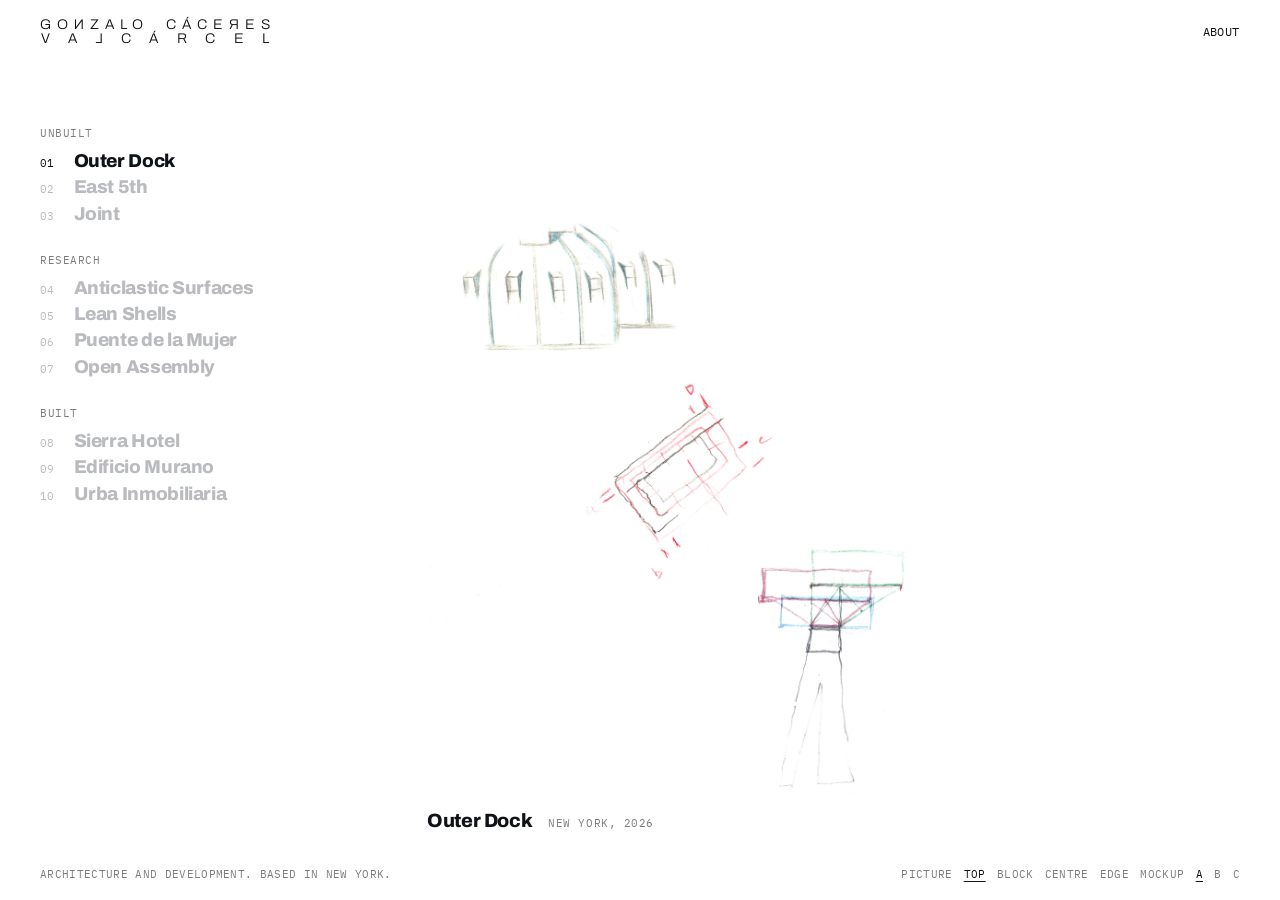
<file: public/mockups.html>
<!DOCTYPE html>
<html lang="en">
<head>
<meta charset="utf-8">
<meta name="viewport" content="width=device-width, initial-scale=1">
<title>Gonzalo Cáceres — Architecture</title>
<meta name="robots" content="noindex">
<link rel="preconnect" href="https://fonts.googleapis.com">
<link rel="preconnect" href="https://fonts.gstatic.com" crossorigin>
<link href="https://fonts.googleapis.com/css2?family=Archivo:wght@200;300;400;500;600;800&family=IBM+Plex+Mono:wght@400;500&display=swap" rel="stylesheet">
<link rel="stylesheet" href="museum.css">
<!--
  Home page trials after fernando-garrido.com, crossed with the site as it is (not linked from anywhere):
    mockups.html?v=a   Numbered index: every project at once in one numbered list (his 01..10), beside one large
                       picture that changes with the title pointed at (the live home, D, otherwise as it is)
    mockups.html?v=b   Field: all the pictures of all the work at one small height, flowing in rows like a sheet,
                       under one numbered line of the project names; pointing at either picks out that project
    mockups.html?v=c   Strip: one picture per project in one tall row, run sideways. A project opens as his project
                       pages do: its pictures first in one row at one height, then the name, the credits and the text
    mockups.html?v=c&p=<slug>  a project in C
  A and B open a project in the museum visit, as the live site does. Pictures are never cropped.
-->
<style>
  :root{
    --paper:#ffffff;
    --ink:#0f1216;
    --rule:#d8d6d1;
    --mute:#7b7d80;
    --faint:#b9bbbe;
    --plate:#f1f0ed;
    --live:var(--ink);
    --font:"Archivo","Helvetica Neue",Arial,sans-serif;
    --mono:"IBM Plex Mono","SFMono-Regular",Consolas,monospace;
    --gut:clamp(1rem,4vw,2.5rem);
  }
  *{box-sizing:border-box}
  html{-webkit-tap-highlight-color:transparent}
  ::selection{background:rgba(15,18,22,.12)}
  html,body{margin:0;padding:0}
  body{
    background:var(--paper);color:var(--ink);font-family:var(--font);font-size:16px;line-height:1.4;
    -webkit-font-smoothing:antialiased;min-height:100vh;display:flex;flex-direction:column;
  }
  a{color:inherit;text-decoration:none}
  button{font:inherit;color:inherit;background:none;border:0;padding:0;cursor:pointer}
  :focus-visible{outline:2px solid var(--live);outline-offset:3px}
  img{display:block}

  /* ---------- top bar and wordmark, as on the live site ---------- */
  .bar{
    display:flex;justify-content:space-between;align-items:center;gap:1rem;padding:1.1rem var(--gut);
    font-family:var(--mono);font-size:.78rem;text-transform:uppercase;letter-spacing:.04em;
  }
  .bar nav{display:flex;align-items:center;gap:1.25rem}
  .bar a:hover{color:var(--live)}
  .gv-mark{display:block;width:230px;font-family:'Archivo',sans-serif;font-weight:300;font-size:14px;color:var(--ink);text-decoration:none;text-transform:none;letter-spacing:0}
  .gv-mark__line{display:flex;justify-content:space-between;line-height:1}
  .gv-mark__gap{flex:0 0 .8em}
  .gv-mark__line + .gv-mark__line > span:first-child{margin-left:.047em}
  .gv-mark__line + .gv-mark__line > span:last-child{margin-right:.046em}
  .gv-mark__flip{display:inline-block;transform:scaleX(-1);transition:transform .45s cubic-bezier(.2,.8,.2,1)}
  .gv-mark:hover .gv-mark__flip,.gv-mark:focus-visible .gv-mark__flip{transform:scaleX(1)}

  main{flex:1;display:flex;flex-direction:column;min-height:0}
  footer{
    display:flex;flex-wrap:wrap;justify-content:space-between;gap:.4rem 1rem;padding:1.1rem var(--gut);overflow-x:clip;
    font-family:var(--mono);font-size:.68rem;text-transform:uppercase;letter-spacing:.03em;color:var(--mute);
  }
  .opts a{margin-left:.7rem}
  .opts a.on{color:var(--ink);text-decoration:underline;text-underline-offset:3px}
  .opts a:hover{color:var(--ink)}

  /* the small things every option shares */
  .n{font-family:var(--mono);font-size:.66rem;font-weight:400;letter-spacing:.04em;color:var(--mute)}
  .k{font-family:var(--mono);font-size:.66rem;text-transform:uppercase;letter-spacing:.05em;color:var(--mute)}
  .plate{background:var(--plate);display:flex;align-items:center;justify-content:center;
    font-family:var(--mono);font-size:.62rem;text-transform:uppercase;letter-spacing:.06em;color:var(--mute)}

  /* =================== A: numbered index =================== */
  .a{flex:1;display:grid;grid-template-columns:minmax(15rem,21rem) 1fr;gap:clamp(1.5rem,4vw,4rem);
     padding:clamp(2rem,7vh,4.5rem) var(--gut) 0;min-height:0}
  .a-index{list-style:none;margin:0;padding:0;align-self:start}
  .a-index .grp{margin:1.6rem 0 .45rem}
  .a-index .grp:first-child{margin-top:0}
  .a-index a{display:grid;grid-template-columns:2.1rem 1fr;align-items:baseline;padding:.16rem 0;color:var(--ink);transition:color .35s ease}
  .a-index b{font-weight:800;font-size:clamp(1.15rem,1.45vw,1.4rem);letter-spacing:-.02em;line-height:1.15}
  .a-index.pointing a{color:var(--faint)}
  .a-index.pointing a .n{color:var(--faint)}
  .a-index.pointing a.cur,.a-index.pointing a.cur .n{color:var(--ink)}
  .a-stage{position:relative;min-height:0}
  /* the picture and its caption are placed by the script (see placeA), one of four ways (&img=top|block|centre|edge) */
  .a-layer{position:absolute;inset:0;opacity:0;transition:opacity .9s ease;pointer-events:none}
  .a-layer.on{opacity:1}
  .a-fig{position:absolute;left:0;top:0;margin:0;cursor:pointer;pointer-events:none}
  .a-layer.on .a-fig{pointer-events:auto}
  .a-box img,.a-box .plate{display:block;width:100%;height:100%}
  .a-cap{display:flex;align-items:baseline;gap:1rem;padding-top:.85rem;white-space:nowrap}
  /* edge: the picture's side of the page runs to the right edge of the screen and up to the header */
  body.ai-edge .a{padding-right:0}
  body.ai-edge .a-stage{margin-top:calc(-1 * clamp(2rem,7vh,4.5rem))}
  .a-cap b{font-weight:800;font-size:clamp(1.15rem,1.5vw,1.35rem);letter-spacing:-.02em;line-height:1}

  /* =================== A, whole layouts (&l=ruler|type|label) ===================
     the numbered index and one picture per project, composed four different ways */
  .p-stage{position:relative;min-height:0}
  .p-layer{position:absolute;inset:0;opacity:0;transition:opacity .9s ease;pointer-events:none;display:flex;align-items:flex-end;justify-content:flex-start}
  .p-layer.on{opacity:1}
  .p-layer img{max-width:100%;max-height:100%;width:auto;height:auto;cursor:pointer;pointer-events:none}
  .p-layer.on img,.p-layer.on .plate{pointer-events:auto}
  .p-layer .plate{height:100%;max-width:100%;aspect-ratio:3/2;cursor:pointer}
  .faintable a,.faintable button{transition:color .35s ease}
  .faintable.pointing .tr{color:var(--faint)}
  .faintable.pointing .tr .n,.faintable.pointing .tr .lt{color:var(--faint)}
  .faintable.pointing .tr.cur,.faintable.pointing .tr.cur .n,.faintable.pointing .tr.cur .lt{color:var(--ink)}

  /* About is not a project: it closes the index, as on the reference, in the same place as a title but light and
     grey, after a "+" instead of a number (the header has no About link in these layouts) */
  body.lay .bar nav{display:none}
  .ab{display:inline-flex;align-items:baseline;gap:.6rem;color:var(--mute);transition:color .3s}
  .ab .n{color:var(--mute)}
  .ab span:last-child{font-weight:300;letter-spacing:0}
  .ab:hover,.ab:hover .n{color:var(--ink)}

  /* ruler: the scale stands upright on the left, a thin line from top to bottom with the ten numbers spaced along
     it; the stretch of line beside the project shown darkens and its name and place appear there; the picture is
     large to its right */
  .ru{flex:1;display:grid;grid-template-columns:minmax(14rem,19rem) 1fr;gap:clamp(1.5rem,4vw,4rem);padding:clamp(1rem,3vh,2rem) var(--gut) 0;min-height:0}
  .ru .p-layer{align-items:flex-start}
  .ru-col{display:flex;flex-direction:column;min-height:0}
  .ru-scale{flex:1;display:flex;flex-direction:column;border-left:1px solid var(--rule);min-height:0}
  .ru-scale .tr{flex:1;position:relative;display:flex;flex-direction:column;justify-content:flex-start;text-align:left;padding:.15rem 0 0 1rem;min-height:2.2rem}
  .ru-scale .tr::before{content:"";position:absolute;left:-1px;top:0;bottom:0;width:2px;background:var(--ink);transform:scaleY(0);transform-origin:top;transition:transform .5s cubic-bezier(.2,.7,.2,1)}
  .ru-scale .tr.cur::before{transform:scaleY(1)}
  .ru-scale .tr .n{transition:color .3s}
  .ru-scale .tr:not(.cur) .n{color:var(--faint)}
  .ru-scale .tr:hover .n{color:var(--ink)}
  .ru-scale .tr b{margin-top:.3rem;font-weight:800;font-size:clamp(1.05rem,1.3vw,1.25rem);letter-spacing:-.02em;white-space:nowrap;opacity:0;transition:opacity .4s ease}
  .ru-scale .tr .k{margin-top:.2rem;white-space:nowrap;opacity:0;transition:opacity .4s ease}
  .ru-scale .tr.cur b,.ru-scale .tr.cur .k{opacity:1}
  .ru-grp{position:absolute;right:0;top:.2rem;font-family:var(--mono);font-size:.6rem;text-transform:uppercase;letter-spacing:.06em;color:var(--faint)}
  .ru-col .ab{padding:1.1rem 0 .2rem 1rem}
  .ru-col .ab span:last-child{font-size:clamp(1.05rem,1.3vw,1.25rem)}

  /* the picture side of the ruler (&img=) */
  .ru .p-stage{min-height:0}
  .ru .p-layer{background:var(--paper)}
  .rm-seq .ru-scale .tr.cur::before{transform:scaleY(var(--p,1));transition:transform 1.2s cubic-bezier(.2,.7,.2,1)}
  .rm-seq .p-layer{transition:opacity 1.1s ease;background:var(--paper)}
  .rm-strip{padding-right:0}
  .rm-strip .p-stage{overflow:hidden}
  /* the row scrolls sideways (trackpad swipe, or the wheel turned sideways by the script), no scrollbar */
  .rm-strip .p-layer{overflow-x:auto;overflow-y:hidden;scrollbar-width:none;overscroll-behavior-x:contain}
  .rm-strip .p-layer::-webkit-scrollbar{display:none}
  .rm-strip .p-layer.on{pointer-events:auto}
  .ri-row{padding-right:var(--gut)}
  .rm-strip .p-layer{bottom:2.4rem}
  .ru .ri-foot{position:absolute;left:0;right:var(--gut);top:calc(min(100% - 2.4rem, 48vh) + .9rem);padding:0;z-index:2}
  .ri-row{display:flex;gap:clamp(.9rem,1.4vw,1.4rem);height:min(100%,48vh);align-items:flex-start}
  .ri-row img,.ri-row .plate{flex:none;height:100%;width:auto;max-width:none;max-height:none;cursor:pointer}
  .ri-row .plate{aspect-ratio:3/2}
  .ri-sheet{display:flex;flex-wrap:wrap;align-content:flex-start;gap:14px;width:100%}
  .ri-sheet img{height:var(--sh,180px);width:auto;max-width:none;max-height:none;cursor:pointer}
  .ri-sheet .plate{height:var(--sh,180px);aspect-ratio:3/2}
  .rm-thumbs .p-layer{flex-direction:column;align-items:flex-start;justify-content:flex-start}
  .ri-big{flex:1;min-height:0;width:100%;display:flex;align-items:flex-start}
  .ri-big img{max-width:100%;max-height:100%}
  .ri-big .plate{height:100%}
  .ri-tn{display:flex;gap:.6rem;margin-top:1.1rem;height:3.4rem;flex:none;max-width:100%;overflow:hidden}
  .ri-tn button{height:100%;opacity:.32;transition:opacity .3s ease}
  .ri-tn button.on,.ri-tn button:hover{opacity:1}
  .ri-tn button img{height:100%;width:auto;max-width:none;max-height:none;pointer-events:auto}
  /* parts of a project (cluster, drift, living) */
  @keyframes riIn{from{opacity:0;transform:translateY(14px)}to{opacity:1;transform:none}}
  .ri-more{position:absolute;right:0;bottom:0;color:var(--mute)}
  .rm-cluster .ri-more{opacity:0}
  .rm-cluster .p-layer.on .ri-more{animation:riIn .9s ease forwards}
  .rm-cluster .p-layer{display:block}
  .ri-slot{position:absolute;opacity:0}
  .p-layer.on .ri-slot{animation:riIn .9s cubic-bezier(.2,.7,.2,1) forwards}
  .ri-slot img{width:100%;height:100%;max-width:none;max-height:none}
  .ri-slot .plate{width:100%;height:auto}
  .rm-drift{padding-right:0}
  .rm-drift .p-stage{overflow:hidden;-webkit-mask-image:linear-gradient(90deg,transparent 0,#000 6%,#000 94%,transparent);mask-image:linear-gradient(90deg,transparent 0,#000 6%,#000 94%,transparent)}
  .ri-drift{display:flex;gap:clamp(1.2rem,2vw,2rem);height:min(100%,50vh);align-items:flex-start;will-change:transform}
  .ri-drift img,.ri-drift .plate{flex:none;height:100%;width:auto;max-width:none;max-height:none}
  .ri-drift .plate{aspect-ratio:3/2}
  .ri-living{display:grid;grid-template-columns:1.25fr 1fr;grid-template-rows:1fr .8fr;gap:16px;width:100%;height:calc(100% - 2rem)}
  .ri-cell{position:relative;min-height:0;opacity:0}
  .p-layer.on .ri-cell{animation:riIn .9s cubic-bezier(.2,.7,.2,1) forwards}
  .ri-cell img,.ri-cell .plate{position:absolute;left:0;top:0;max-width:100%;max-height:100%;width:auto;height:auto;transition:opacity .9s ease}
  .ri-cell img.ri-new{opacity:0;animation:riFade .9s ease forwards}
  .ri-cell img.ri-out{opacity:0}
  @keyframes riFade{to{opacity:1}}
  /* type: only the names, in one quiet column; nothing else on the page until you point at one, then the others
     go pale and its picture appears in the space to the right, top on that name's line */
  .ty{flex:1;position:relative;padding:clamp(2rem,9vh,6rem) var(--gut) 1rem;min-height:0}
  .ty-list{list-style:none;margin:0;padding:0;position:relative;z-index:1}
  .ty-list .tr{display:inline-flex;align-items:baseline;gap:.7rem;padding:0;text-align:left}
  .ty-list b{font-weight:800;font-size:clamp(1.5rem,3.7vh,2.3rem);letter-spacing:-.03em;line-height:1.22}
  .ty-list .ab{margin-top:1.6rem}
  .ty-list .ab span:last-child{font-size:clamp(1.5rem,3.7vh,2.3rem);letter-spacing:-.02em}
  .ty .p-stage{position:absolute;left:0;top:0;width:0;height:0}
  .ty .p-layer{inset:auto;left:0;top:0;width:var(--pw,40vw);height:var(--ph,40vh);align-items:flex-start;transition:opacity .5s ease}

  /* label: the picture hangs on the wall and the label sits beside it, as in a museum: picture and label share
     one floor line, the picture pushed up against the label; the label holds the name, place and year of the
     picture, then the numbered list, small */
  .lb{flex:1;display:grid;grid-template-columns:1fr minmax(13rem,15rem);gap:clamp(1.5rem,2.5vw,2.5rem);padding:clamp(1rem,3vh,2rem) var(--gut) 1.4rem;min-height:0}
  .lb .p-stage{height:100%}
  .lb .p-layer{justify-content:flex-end;align-items:flex-end}
  .lb-label{align-self:end}
  .lb-now{margin-bottom:2.2rem}
  .lb-now h2{margin:0;font-weight:800;font-size:1.3rem;letter-spacing:-.02em;line-height:1.15}
  .lb-now .k{display:block;margin-top:.4rem}
  .lb-list{list-style:none;margin:0;padding:0}
  .lb-list .tr{display:grid;grid-template-columns:1.7rem 1fr;align-items:baseline;padding:.05rem 0;text-align:left;width:100%}
  .lb-list .tr .lt{font-weight:400;font-size:.86rem}
  .lb-list .ab{display:grid;grid-template-columns:1.7rem 1fr;gap:0;margin-top:.9rem}
  .lb-list .ab span:last-child{font-size:.86rem}

  /* =================== a project, in the ruler's language =================== */
  .rp{flex:1;display:grid;grid-template-columns:minmax(14rem,19rem) 1fr;gap:clamp(1.5rem,4vw,4rem);padding:clamp(1rem,3vh,2rem) var(--gut) 0;min-height:0}
  .rp-col{position:relative;display:flex;flex-direction:column;min-height:0;padding-left:1rem}
  .rp-step .rp-col{overflow-y:auto;scrollbar-width:none}
  .rp-step .rp-col::-webkit-scrollbar{display:none}
  .rp-scroll .rp-col{position:sticky;top:1.5rem;height:calc(100vh - 8.5rem);align-self:start;overflow-y:auto;scrollbar-width:none}
  .rp-scroll .rp-col::-webkit-scrollbar{display:none}
  .rp-line{position:absolute;left:0;top:0;bottom:0;width:1px;background:var(--rule)}
  .rp-mark{position:absolute;left:-.5px;width:2px;background:var(--ink);top:0;height:0;transition:top .7s cubic-bezier(.2,.7,.2,1),height .7s cubic-bezier(.2,.7,.2,1)}
  .rp-scroll .rp-mark{transition:none}
  .rp-hit{position:absolute;left:-7px;width:15px}
  .rp-label h1{display:flex;flex-direction:column;gap:.35rem;margin:.1rem 0 0;font-weight:800;font-size:clamp(1.3rem,1.7vw,1.6rem);letter-spacing:-.025em;line-height:1.1}
  .rp-label > .k{margin:.45rem 0 1.4rem}
  .rp-cr p{margin:0 0 .2rem;font-weight:300;font-size:.86rem}
  .rp-cr b{font-weight:800}
  .rp-text{margin-top:1.4rem}
  .rp-text p{margin:0 0 .9rem;font-weight:300;font-size:.92rem;line-height:1.55}
  .rp-text p.lede{font-weight:400;font-size:1rem;line-height:1.45}
  .rp-text p.extra{display:none}
  .rp-col.open .rp-text p.extra{display:block}
  .rp-more{font-family:var(--mono);font-size:.66rem;text-transform:uppercase;letter-spacing:.05em;align-self:flex-start}
  .rp-more:hover{text-decoration:underline;text-underline-offset:3px}
  .rp-nk{margin-top:auto;padding-top:1.5rem;color:var(--faint)}
  .rp-next{padding-top:.3rem}
  .rp-next span:last-child{font-size:clamp(1.05rem,1.3vw,1.25rem)}
  .rp-stage{min-height:0}
  .rp-stage .p-layer{background:var(--paper);align-items:flex-start;transition:opacity 1.1s ease}
  .rp-one{margin:0;display:flex;flex-direction:column;align-items:flex-start;max-width:100%;max-height:100%;height:100%}
  .rp-one img{max-width:100%;max-height:calc(100% - 2.2rem);width:auto;height:auto;cursor:pointer;pointer-events:auto}
  .rp-one .plate{height:calc(100% - 2.2rem);aspect-ratio:3/2;max-width:100%}
  .rp-one figcaption{margin-top:.7rem}
  /* scroll: the pictures laid out loosely on a 12-column field, each at its own size and place (whole, never cut),
     sometimes two side by side at different heights; each comes in as it reaches the screen */
  .rp-flow{padding-bottom:30vh;min-width:0}
  .rp-row{display:grid;grid-template-columns:repeat(12,1fr);column-gap:clamp(1rem,2vw,2rem);align-items:start}
  .rp-fig{margin:0;min-width:0}
  .rp-fig img{display:block;width:100%;height:auto;cursor:zoom-in}
  .rp-fig figcaption{margin-top:.7rem}
  .rp-fig .plate{width:100%;aspect-ratio:3/2}
  .rp-par{will-change:transform}
  /* how they come in: rise (fade up), unveil (drawn open from the bottom edge), drift (rise, then each moves at its own
     pace as the page scrolls) */
  .rp-fig{opacity:0;transform:translateY(9vh);transition:opacity 1.3s ease,transform 1.6s cubic-bezier(.16,.8,.2,1)}
  .rp-fig.in{opacity:1;transform:none}
  .in-unveil .rp-fig{opacity:1;transform:translateY(3vh)}
  .in-unveil .rp-fig img,.in-unveil .rp-fig .plate{clip-path:inset(100% 0 0 0);transition:clip-path 1.5s cubic-bezier(.7,0,.2,1)}
  .in-unveil .rp-fig.in{transform:none}
  .in-unveil .rp-fig.in img,.in-unveil .rp-fig.in .plate{clip-path:inset(0 0 0 0)}
  .in-unveil .rp-fig figcaption{opacity:0;transition:opacity .8s ease 1.1s}
  .in-unveil .rp-fig.in figcaption{opacity:1}
  /* =================== B: field =================== */
  .b-line{display:flex;flex-wrap:wrap;gap:.35rem 1.7rem;padding:clamp(1.6rem,5vh,3rem) var(--gut) 0;max-width:72rem}
  .b-line a{display:inline-flex;align-items:baseline;gap:.45rem;transition:color .3s ease}
  .b-line b{font-weight:800;font-size:clamp(1rem,1.2vw,1.15rem);letter-spacing:-.015em}
  .b-line a.empty{color:var(--faint)}
  .b-line a.empty .n{color:var(--faint)}
  body.pointing .b-line a{color:var(--faint)}
  body.pointing .b-line a .n{color:var(--faint)}
  body.pointing .b-line a.cur,body.pointing .b-line a.cur .n{color:var(--ink)}
  .b-field{display:flex;flex-wrap:wrap;align-items:flex-end;gap:2.6rem 1.6rem;padding:clamp(2rem,6vh,3.5rem) var(--gut) 3rem}
  .b-pic{display:block;height:clamp(140px,23vh,250px);transition:opacity .45s ease}
  .b-pic img{height:100%;width:auto}
  body.pointing .b-pic{opacity:.14}
  body.pointing .b-pic.cur{opacity:1}

  /* =================== C: strip =================== */
  .c-strip{display:flex;align-items:flex-end;gap:clamp(1.2rem,2.2vw,2.2rem);overflow-x:auto;overflow-y:hidden;
    padding:0 var(--gut);scrollbar-width:none;overscroll-behavior-x:contain}
  .c-strip::-webkit-scrollbar{display:none}
  .c-item{flex:0 0 auto;margin:0;cursor:pointer}
  .c-item .c-box{height:var(--h);display:flex;align-items:flex-end}
  .c-item img{height:100%;width:auto}
  .c-item .plate{height:100%;aspect-ratio:3/2}
  .c-item figcaption{display:flex;align-items:baseline;gap:.7rem;padding-top:.9rem;height:3.2rem;white-space:nowrap}
  .c-item figcaption b{font-weight:800;font-size:clamp(1.05rem,1.3vw,1.25rem);letter-spacing:-.02em}
  .c-home{flex:1;display:flex;flex-direction:column;justify-content:center;padding-bottom:1.2rem;--h:clamp(260px,46vh,520px)}
  .c-foot{display:flex;align-items:center;gap:1rem;padding:.4rem var(--gut) 0}
  .c-rail{position:relative;flex:1;height:1px;background:var(--rule)}
  .c-rail span{position:absolute;top:-.5px;height:2px;background:var(--ink);left:0;width:10%;transition:left .15s linear}
  .c-arrow{width:1.6rem;height:1.6rem;display:flex;align-items:center;justify-content:center;color:var(--mute);transition:color .2s,opacity .3s}
  .c-arrow:hover{color:var(--ink)}
  .c-arrow[disabled]{opacity:.25;cursor:default}
  .c-arrow svg{width:14px;height:14px;stroke:currentColor;stroke-width:1.3;fill:none}

  /* a project in C: the pictures first, then the words */
  .cp{padding-top:clamp(1rem,3vh,2rem)}
  .cp .c-strip{--h:clamp(260px,56vh,640px);cursor:default}
  .cp .c-strip .c-item{cursor:zoom-in}
  .cp .c-item figcaption{display:none}
  .cp-text{display:grid;grid-template-columns:minmax(14rem,21rem) minmax(0,36rem);gap:clamp(2rem,6vw,6rem);
    padding:clamp(2rem,6vh,3.5rem) var(--gut) 1rem}
  .cp-head h1{display:flex;align-items:baseline;gap:.8rem;margin:0;font-weight:800;font-size:clamp(1.6rem,2.3vw,2.2rem);letter-spacing:-.025em;line-height:1.05}
  .cp-head .k{margin:.7rem 0 1.6rem}
  .cp-head p.cr{margin:0 0 .3rem;font-weight:300;font-size:.95rem}
  .cp-head p.cr b{font-weight:800}
  .cp-body p{margin:0 0 1.1rem;font-weight:300;font-size:1rem;line-height:1.6}
  .cp-body p.lede{font-weight:400;font-size:1.15rem;line-height:1.45}
  .cp-next{display:flex;align-items:baseline;gap:.8rem;justify-content:flex-end;padding:3.5rem var(--gut) 1rem}
  .cp-next .k{color:var(--mute)}
  .cp-next b{font-weight:800;font-size:1.25rem;letter-spacing:-.02em}
  .cp-next:hover .k{color:var(--ink)}
  /* =================== quiet (&l=quiet): the third round, fewest words ===================
     the index is a column of short marks, one per project, grouped by space alone (no Built / Unbuilt / Research);
     only the project shown has its name beside its mark; inside a project its mark opens into one small mark per
     picture, and the words wait behind a "+" */
  body.l-quiet{height:100vh;overflow:hidden}
  body.l-quiet footer > span:first-child{visibility:hidden}
  .qt{flex:1;display:grid;grid-template-columns:minmax(11rem,16rem) 1fr;gap:clamp(1.5rem,4vw,4rem);padding:clamp(1rem,3vh,2rem) var(--gut) 1rem;min-height:0}
  .qt-ticks{position:relative;display:flex;flex-direction:column;justify-content:center;align-items:flex-start;min-height:0}
  .qk{display:flex;align-items:center;gap:.9rem;height:1.25rem;color:var(--ink)}
  .qk i{flex:none;display:block;width:.9rem;height:1px;background:var(--faint);transition:width .55s cubic-bezier(.2,.7,.2,1),background .3s}
  .qk i::after{content:"";display:block;height:100%;background:var(--ink);transform:scaleX(var(--p,0));transform-origin:left;transition:transform 1.2s cubic-bezier(.2,.7,.2,1)}
  .qk:hover i{width:1.6rem;background:var(--ink)}
  .qk.cur i{width:3rem;height:2px;background:var(--rule)}
  .qk span{font-weight:800;font-size:clamp(1rem,1.2vw,1.15rem);letter-spacing:-.02em;white-space:nowrap;opacity:0;transform:translateX(-.35rem);transition:opacity .4s ease,transform .4s ease;pointer-events:none}
  .qk.cur span,.qk:hover span{opacity:1;transform:none}
  .qt-ticks:hover .qk.cur:not(:hover) span{opacity:0}
  .qp .qt-ticks:hover .qk.cur:not(:hover) span{opacity:1}
  .qk.gs{margin-top:1.3rem}
  .qk.qa{margin-top:1.9rem}
  .qk.qa i{width:auto;height:auto;background:none;font-style:normal;font-family:var(--mono);font-size:.8rem;line-height:1;color:var(--faint)}
  .qk.qa i::after{display:none}
  .qk.qa span{font-weight:300;color:var(--mute)}
  .qk.qa:hover i{color:var(--ink)}
  .qt-stage{min-height:0}
  .qt-stage .p-layer{align-items:center;background:var(--paper);transition:opacity 1.1s ease}
  /* inside a project: under the open mark, one mark per picture; the "+" beside the name holds the words */
  .qp .qk.cur i{background:var(--ink)}
  .qp .qk.cur span{pointer-events:auto}
  .qp-subs{display:flex;flex-direction:column;padding:.45rem 0 .7rem}
  .qs{display:flex;align-items:center;height:1.05rem;padding-left:1.2rem}
  .qs i{display:block;width:.6rem;height:1px;background:var(--faint);transition:width .5s cubic-bezier(.2,.7,.2,1),background .3s}
  .qs:hover i{width:1.1rem;background:var(--ink)}
  .qs.cur i{width:1.8rem;background:var(--ink)}
  .qp-plus{font-family:var(--mono);font-size:.95rem;line-height:1;color:var(--mute);padding:.2rem .3rem;margin-left:.25rem;transition:transform .4s ease,color .3s}
  .qp-plus:hover,.qp.open .qp-plus{color:var(--ink)}
  .qp.open .qp-plus{transform:rotate(45deg)}
  .qp .qt-stage{cursor:url("data:image/svg+xml,%3Csvg xmlns='http://www.w3.org/2000/svg' width='28' height='28'%3E%3Cpath d='M4 14h19M17 8l6 6-6 6' fill='none' stroke='%230f1216' stroke-width='1.2'/%3E%3C/svg%3E") 14 14,e-resize}
  .qp .qt-stage.back{cursor:url("data:image/svg+xml,%3Csvg xmlns='http://www.w3.org/2000/svg' width='28' height='28'%3E%3Cpath d='M24 14H5M11 8l-6 6 6 6' fill='none' stroke='%230f1216' stroke-width='1.2'/%3E%3C/svg%3E") 14 14,w-resize}
  .qp .qt-stage img{cursor:inherit}
  .qp-card{position:absolute;left:0;top:0;bottom:0;width:min(30rem,100%);overflow-y:auto;scrollbar-width:none;background:var(--paper);padding:0 2rem 0 0;opacity:0;transform:translateX(-.8rem);transition:opacity .45s ease,transform .45s ease;pointer-events:none;z-index:3;cursor:auto}
  .qp-card::-webkit-scrollbar{display:none}
  .qp.open .qp-card{opacity:1;transform:none;pointer-events:auto}
  .qp-card .k{display:block;margin-bottom:1.2rem}
  .qp-card .cr p{margin:0 0 .2rem;font-weight:300;font-size:.86rem}
  .qp-card .cr b{font-weight:800}
  .qp-card .tx{margin-top:1.3rem}
  .qp-card .tx p{margin:0 0 .9rem;font-weight:300;font-size:.92rem;line-height:1.55}
  .qp-card .tx p.lede{font-weight:400;font-size:1rem;line-height:1.45}
  /* where the words open (&d=), once the "+" is pressed; either way the pictures keep going while the words are open
     (wheel, keys, a click on the picture, the small marks), and only the × or Esc closes them:
     He kept beside (2026-10-26); fold stays reachable by address.
     fold    the picture closes quickly into one thin line (the intro played backwards), the line rises to the name, the
             words hang under it and the picture opens again out of a line beside them
     beside  the picture steps right; the words stand in the space it leaves, starting on the name's line
     (on a phone the words always come up in the floating card) */
  .qp-card .meta .k{display:block;margin-bottom:1.2rem}
  .qd-fold .qp-card,.qd-beside .qp-card{top:var(--ny,0px);width:21rem;padding:0;transform:none;transition:opacity .4s ease}
  .qd-fold .qp-card{padding-top:1.2rem}
  .qd-fold .qp-card .tx p,.qd-beside .qp-card .tx p{font-size:.88rem}
  .qd-fold.open .qp-card{opacity:0;pointer-events:none}
  .qd-fold.open.shown .qp-card{opacity:1;pointer-events:auto}
  .qd-rule{position:absolute;height:1px;background:var(--ink);opacity:0;z-index:4;pointer-events:none;transition:top .4s cubic-bezier(.65,0,.2,1),left .4s cubic-bezier(.65,0,.2,1),width .4s cubic-bezier(.65,0,.2,1),opacity .3s ease}
  .qd-fold .qt-stage img{transition:clip-path .4s cubic-bezier(.7,0,.2,1)}
  .qd-fold.shown .qt-stage .p-layer{left:24rem}
  .qd-beside .qt-stage .p-layer{transition:opacity 1.1s ease,left .7s cubic-bezier(.2,.7,.2,1)}
  .qd-beside .qp-card{left:var(--cx,0px);width:var(--cw,21rem)}
  .qd-beside.open .qt-stage .p-layer{left:var(--px,24rem)}
  @media (max-width:700px){
    body.l-quiet{height:auto;min-height:100svh;overflow:auto}
    .qt{grid-template-columns:1fr;grid-template-rows:auto auto;align-content:start;gap:1.6rem;padding-bottom:2rem}
    .qt-stage{order:-1;height:76vw}
    .qt-stage .p-layer{align-items:flex-end}
    .qt-ticks{flex-direction:row;flex-wrap:wrap;align-items:flex-end;justify-content:flex-start;gap:0;padding-bottom:2.4rem}
    .qk{flex-direction:column-reverse;justify-content:flex-start;height:auto;padding:0 .45rem;gap:0}
    .qk i,.qk:hover i{width:1px;height:.9rem}
    .qk.cur i{width:2px;height:2.2rem}
    .qk i::after{width:100%;height:100%;transform:scaleY(var(--p,0));transform-origin:bottom}
    .qk span{position:absolute;left:.45rem;top:calc(100% - 1.6rem);transform:none}
    .qk:hover:not(.cur) span{opacity:0}
    .qt-ticks:hover .qk.cur:not(:hover) span{opacity:1}
    .qk.gs{margin:0 0 0 .9rem}
    .qk.qa{margin:0 0 0 .9rem}
    .qk.qa i{height:auto;width:auto}
    .qk.qa span{display:none}
    .qp-subs{flex-direction:row;align-items:flex-end;padding:0 .3rem}
    .qs{height:auto;padding:0 .22rem}
    .qs i,.qs:hover i{width:1px;height:.55rem}
    .qs.cur i{width:1px;height:1.3rem}
    .qp .qk.cur span{display:flex;align-items:baseline;gap:.5rem}
    .qp .qp-card{position:fixed;left:var(--gut);right:var(--gut);top:auto;bottom:1rem;width:auto;height:auto;max-height:70svh;overflow-y:auto;padding:1.2rem;box-shadow:0 10px 40px rgba(15,18,22,.12)}
  }
  /* the quiet intro (see quietIntro): everything starts hidden, then comes in step by step */
  .qi .gv-mark,.qi footer{opacity:0;transition:opacity .9s ease}
  .qi.qi-name-in .gv-mark,.qi.qi-name-in footer{opacity:1}
  .qi:not(.qi-name-in) .gv-mark,.qi:not(.qi-name-in) footer,.qi:not(.qi-pic-in) .qt-stage{transition:none}
  .qi .qt-ticks > .qk i{width:0;transition:width .7s cubic-bezier(.2,.7,.2,1) var(--d,0ms),background .3s}
  .qi .qt-ticks > .qk.qa i{opacity:0;transition:opacity .6s ease .75s}
  .qi.qi-marks-in .qt-ticks > .qk i{width:.9rem}
  .qi.qi-marks-in .qt-ticks > .qk.cur i{width:3rem}
  .qi.qi-marks-in .qt-ticks > .qk.qa i{width:auto;opacity:1}
  .qi .qt-ticks .qk span{opacity:0}
  .qi.qi-name-in .qt-ticks .qk.cur span{opacity:1;transform:none}
  .qi .qt-stage{opacity:0;transition:opacity 1.2s ease}
  .qi.qi-pic-in .qt-stage{opacity:1}
  .qi.qi-line .qt-stage{transition:none}
  .qi-rule{position:absolute;height:1px;background:var(--ink);transform:scaleX(0);transform-origin:left;z-index:4;transition:transform .9s cubic-bezier(.7,0,.2,1),opacity .9s ease}
  .qi-line-in .qi-rule{transform:scaleX(1)}
  .qi-open .qi-rule{opacity:0}
  @media (max-width:700px){
    .qi .qt-ticks > .qk i{width:1px;height:0;transition:height .7s cubic-bezier(.2,.7,.2,1) var(--d,0ms)}
    .qi.qi-marks-in .qt-ticks > .qk i{width:1px;height:.9rem}
    .qi.qi-marks-in .qt-ticks > .qk.cur i{width:2px;height:2.2rem}
  }
  .zoom{position:fixed;inset:0;z-index:80;background:var(--paper);display:flex;align-items:center;justify-content:center;padding:2rem;cursor:zoom-out}
  .zoom img{max-width:100%;max-height:100%;object-fit:contain}

  @media (max-width:900px){
    .gv-mark{width:170px;font-size:10.5px}
    .a{grid-template-columns:1fr;padding-top:1rem;gap:1.5rem}
    .a-stage{order:-1;height:calc(62vw + 3.2rem);min-height:260px;margin:0 !important}
    body.ai-edge .a{padding-right:var(--gut)}
    .b-pic{height:clamp(96px,20vw,150px)}
    .b-field{gap:1.6rem 1rem}
    /* the four layouts on a phone: the picture on top, the index under it */
    .ru,.lb{grid-template-columns:1fr}
    .ru .p-stage,.lb .p-stage{order:-1;height:62vw}
    .ru .p-layer{align-items:flex-end}
    .ru-scale .tr{flex:none;min-height:2.2rem}
    .ru-scale .tr:not(.cur) b,.ru-scale .tr:not(.cur) .k{display:none}
    .ty{display:flex;flex-direction:column;padding-top:1.5rem}
    .ty-list b,.ty-list .ab span:last-child{font-size:clamp(1.4rem,7vw,2rem)}
    .rp{grid-template-columns:1fr;gap:1.2rem}
    .rp-stage{order:-1;height:72vw}
    .rp-step .rp-col{overflow:visible}
    .rp-scroll .rp-col{position:static;height:auto}
    .rp-flow{padding-bottom:3rem}
    .rp-row{display:block}
    .rp-fig{width:100% !important;margin:0 0 2.2rem !important}
    .rp-fig.nw{width:68% !important}
    .rp-fig.nw.rt{margin-left:auto !important}
    /* phone: one picture per screen width, whole, swiped one at a time */
    .c-strip{scroll-snap-type:x mandatory;scroll-padding:0 var(--gut);gap:1rem;align-items:flex-start}
    .c-item{scroll-snap-align:start}
    .c-item .c-box{height:auto;width:calc(100vw - 2 * var(--gut));aspect-ratio:4/3;align-items:flex-end}
    .cp .c-item .c-box{align-items:center}
    .c-item img{width:auto;height:auto;max-width:100%;max-height:100%}
    .c-item .plate{width:100%;height:auto}
    .cp-text{grid-template-columns:1fr;gap:1.5rem}
    .cp-next{justify-content:flex-start}
  }
</style>
</head>
<body>

<header class="bar">
  <a href="/" class="gv-mark" id="home">
    <span class="gv-mark__line">
      <span>G</span><span>O</span><span class="gv-mark__flip">N</span><span>Z</span><span>A</span><span>L</span><span>O</span>
      <span class="gv-mark__gap">&nbsp;</span>
      <span>C</span><span>Á</span><span>C</span><span>E</span><span class="gv-mark__flip">R</span><span>E</span><span>S</span>
    </span>
    <span class="gv-mark__line">
      <span>V</span><span>A</span><span class="gv-mark__flip">L</span><span>C</span><span>Á</span><span>R</span><span>C</span><span>E</span><span>L</span>
    </span>
  </a>
  <nav><a href="about.html">About</a></nav>
</header>

<main id="main"></main>

<footer>
  <span>Architecture and development. Based in New York.</span>
  <span class="opts">Mockup<a href="?v=a" data-v="a">A</a><a href="?v=b" data-v="b">B</a><a href="?v=c" data-v="c">C</a></span>
</footer>

<script src="projects.js"></script>
<script src="signature.js"></script>
<script src="museum.js"></script>
<script>
(function(){
  var P = window.PROJECTS || {}, SLUGS = Object.keys(P);
  var Q = new URLSearchParams(location.search);
  var V = (Q.get('v') || 'a').toLowerCase(); if(!/^[abc]$/.test(V)) V = 'a';
  var PAGE = V === 'c' && P[Q.get('p')] ? Q.get('p') : null;
  var main = document.getElementById('main');
  document.body.classList.add('v-' + V);
  document.querySelectorAll('.opts a').forEach(function(a){ a.classList.toggle('on', a.getAttribute('data-v') === V); });
  document.getElementById('home').setAttribute('href', '?v=' + V);

  // ---- the project material, the same way the museum visit reads it ----
  function web(src){
    if(src === 'img/anticlastic-roof-structure/hero.jpg') return 'img/anticlastic-roof-structure/hero-web.jpg';
    return src.replace(/\/physical\/(?!web\/)([^\/]+)$/, '/physical/web/$1');
  }
  // the small copy next to a photo (tools/thumbs.sh); drawings are already light
  function thumb(src){ return /\.jpe?g$/i.test(src) ? src.replace(/\/physical\/web\//, '/physical/').replace(/\/([^\/]+)\.jpe?g$/i, '/thumbs/$1.jpg') : src; }
  function isDrawing(it){ return it.drawing || /\.(svg|png|webp)$/i.test(it.src); }
  function flat(list){ var o = []; (list || []).forEach(function(it){ Array.isArray(it) ? o.push.apply(o, it) : o.push(it); }); return o; }
  function pictures(slug){
    var p = P[slug], grid = flat(p.grid), g = p.gallery || {}, seen = {}, out = [];
    var drawings = grid.filter(isDrawing), physical = grid.filter(function(it){ return !isDrawing(it) && /\/physical\//.test(it.src); });
    var photos = grid.filter(function(it){ return !isDrawing(it) && !/\/physical\//.test(it.src); });
    if(!grid.length){ drawings = g.drawings || []; physical = g.physical || []; photos = g.photos || []; }
    if(!physical.length && g.physical) physical = g.physical;
    [p.hero ? [{src: p.hero}] : [], p.diagram && p.diagram.src ? [{src: p.diagram.src, caption: p.diagram.caption, drawing: true}] : [], drawings, physical, photos].forEach(function(list){
      list.forEach(function(it){
        var s = it.src && web(it.src);
        if(!s || seen[s]) return; seen[s] = 1;
        var dr = isDrawing(it);
        out.push({src: s, drawing: dr, kind: dr ? 'drawing' : /\/physical\//.test(s) ? 'physical' : 'photo', caption: it.caption || ''});
      });
    });
    return out;
  }
  function coverOf(slug){ var p = P[slug], all = pictures(slug); return all.length ? (p.cover ? {src: p.cover} : all[0]) : null; }
  function el(tag, cls, parent, text){ var e = document.createElement(tag); if(cls) e.className = cls; if(text != null) e.textContent = text; if(parent) parent.appendChild(e); return e; }
  function pad(n){ return (n < 10 ? '0' : '') + n; }
  function num(slug){ return pad(SLUGS.indexOf(slug) + 1); }
  function visit(slug, from, src){
    // on the ruler home, a project opens as its own ruled page (the mockup), not the museum visit
    if(document.body.classList.contains('l-ruler')){ location.href = '?v=a&l=ruler&p=' + slug; return; }
    if(window.gcMuseum) gcMuseum.open(slug, from && from.getBoundingClientRect(), src);
    else location.href = '/?visit=' + slug;
  }

  // =================== A: numbered index ===================
  function buildA(){
    var wrap = el('div', 'a', main), list = el('ol', 'a-index', wrap), stage = el('div', 'a-stage', wrap);
    var links = [], group = null;
    SLUGS.forEach(function(slug){
      var p = P[slug];
      if(p.group !== group){ group = p.group; el('li', 'grp k', list, group); }
      var li = el('li', '', list), a = el('a', '', li);
      a.href = '/?visit=' + slug; a.slug = slug;
      el('span', 'n', a, num(slug)); el('b', '', a, p.title);
      links.push(a);
    });
    var layers = [0, 1].map(function(){
      var L = el('div', 'a-layer', stage);
      L.fig = el('figure', 'a-fig', L);
      L.box = el('div', 'a-box', L.fig); L.cap = el('figcaption', 'a-cap', L.fig);
      L.t = el('b', '', L.cap); L.k = el('span', 'k', L.cap);
      L.fig.addEventListener('click', function(){ if(L.slug) visit(L.slug, L.box.firstChild, L.src); });
      return L;
    });
    // where the picture sits beside the list, whole, at its own proportions:
    //   top    its top on the list's first line, as wide as the space allows, caption under it
    //   block  exactly as tall as the list, top and bottom on the list's first and last lines: one block with it
    //   centre in the middle of the space, smaller, like a picture hung on an empty wall
    //   edge   as large as the space allows up to the screen's right edge and the header, against that corner
    var IMG = (Q.get('img') || 'top').toLowerCase();
    if(['top', 'block', 'centre', 'edge'].indexOf(IMG) === -1) IMG = 'top';
    document.body.classList.add('ai-' + IMG);
    // mockup only: the four ways, next to the A / B / C switch
    var opts = document.querySelector('.opts');
    opts.insertBefore(document.createTextNode('Picture'), opts.firstChild);
    ['top', 'block', 'centre', 'edge'].forEach(function(m, i){
      var a = document.createElement('a'); a.href = '?v=a&img=' + m; a.textContent = m; a.className = m === IMG ? 'on' : '';
      opts.insertBefore(a, opts.childNodes[i + 1]);
    });
    opts.insertBefore(document.createTextNode('\u2003Mockup'), opts.childNodes[5]);
    opts.removeChild(opts.childNodes[6]);
    function fit(a, w, h){ return w / h > a ? {w: h * a, h: h} : {w: w, h: w / a}; }
    function place(L){
      if(!L.ratio) return;
      var W = stage.clientWidth, H = stage.clientHeight, cap = 52, phone = innerWidth <= 900, mode = phone ? 'top' : IMG;
      var sr = stage.getBoundingClientRect(), lr = list.getBoundingClientRect();
      var lt = lr.top - sr.top, lh = lr.height, x = 0, y = 0, r;
      if(mode === 'top'){ r = fit(L.ratio, W, H - cap); }
      else if(mode === 'block'){ y = Math.max(0, lt); r = fit(L.ratio, W, Math.min(lh, H - cap - y)); }
      else if(mode === 'centre'){ r = fit(L.ratio, W * .72, (H - cap) * .72); x = (W - r.w) / 2; y = (H - cap - r.h) / 2; }
      else { r = fit(L.ratio, W, H - cap); x = W - r.w; }
      L.box.style.width = r.w + 'px'; L.box.style.height = r.h + 'px';
      L.fig.style.left = x + 'px'; L.fig.style.top = y + 'px';
    }
    addEventListener('resize', function(){ layers.forEach(place); });
    var cur = null, timer = null;
    function show(slug, instant){
      if(slug === cur) return;
      cur = slug;
      links.forEach(function(a){ a.classList.toggle('cur', a.slug === slug); });
      var on = layers[0].classList.contains('on') ? layers[0] : layers[1];
      var L = instant ? on : (on === layers[0] ? layers[1] : layers[0]);
      var c = coverOf(slug), p = P[slug];
      L.slug = slug; L.src = c && c.src; L.box.innerHTML = ''; L.ratio = 0;
      if(c){
        var img = el('img', '', L.box); img.alt = p.title;
        img.onload = function(){ if(L.slug === slug){ L.ratio = img.naturalWidth / img.naturalHeight || 1.5; place(L); } };
        img.src = c.src;
      } else { el('div', 'plate', L.box, 'In preparation'); L.ratio = 1.5; place(L); }
      L.t.textContent = p.title; L.k.textContent = p.kicker || '';
      if(L !== on){ on.classList.remove('on'); }
      L.classList.add('on');
    }
    // like the live home: it moves on by itself every few seconds while nothing is pointed at
    var withPics = SLUGS.filter(coverOf);
    function auto(){
      clearInterval(timer);
      timer = setInterval(function(){ var i = withPics.indexOf(cur); show(withPics[(i + 1) % withPics.length]); }, 4500);
    }
    links.forEach(function(a){
      a.addEventListener('mouseenter', function(){ clearInterval(timer); list.classList.add('pointing'); show(a.slug); });
      a.addEventListener('focus', function(){ list.classList.add('pointing'); show(a.slug); });
      a.addEventListener('click', function(e){ e.preventDefault(); visit(a.slug, null, null); });
    });
    list.addEventListener('mouseleave', function(){ auto(); });
    list.classList.add('pointing');
    show(withPics[0], true);
    auto();
  }

  // =================== A, whole layouts ===================
  // shared by the four: two picture layers that cross-fade, the index entries (.tr, each with .slug) that pick one
  // when pointed at, and the same slow change by itself while nothing is pointed at
  function picStage(parent){
    var st = el('div', 'p-stage', parent), cur = null;
    var layers = [0, 1].map(function(){ return el('div', 'p-layer', st); });
    return {el: st, layers: layers, show: function(slug, instant, after){
      var on = layers[0].classList.contains('on') ? layers[0] : layers[1];
      var L = instant ? on : (on === layers[0] ? layers[1] : layers[0]);
      var c = coverOf(slug), p = P[slug], pic;
      L.innerHTML = '';
      if(c){ pic = el('img', '', L); pic.alt = p.title; pic.src = c.src; }
      else pic = el('div', 'plate', L, 'In preparation');
      pic.addEventListener('click', function(){ visit(slug, pic, c && c.src); });
      if(after) after(L, pic);
      if(L !== on) on.classList.remove('on');
      L.classList.add('on');
    }};
  }
  // opts.rest: nothing is shown until something is pointed at, and nothing moves by itself
  function indexer(box, items, onShow, opts){
    var cur = null, timer = null, withPics = SLUGS.filter(coverOf), rest = opts && opts.rest;
    function show(slug, instant){
      if(slug === cur) return;
      cur = slug;
      items.forEach(function(t){ t.classList.toggle('cur', t.slug === slug); });
      box.classList.toggle('pointing', !rest || !!slug);
      onShow(slug, instant);
    }
    if(rest){
      items.forEach(function(t){
        t.addEventListener('mouseenter', function(){ show(t.slug); });
        t.addEventListener('focus', function(){ show(t.slug); });
        t.addEventListener('click', function(e){ e.preventDefault(); visit(t.slug, null, null); });
      });
      box.addEventListener('mouseleave', function(){ show(null); });
      box.classList.add('faintable');
      return;
    }
    // opts.noAuto: the caller moves on by itself (told when the pointer comes in and leaves)
    var noAuto = opts && opts.noAuto;
    function auto(){
      clearInterval(timer);
      if(noAuto) return;
      timer = setInterval(function(){ var i = withPics.indexOf(cur); show(withPics[(i + 1) % withPics.length]); }, (opts && opts.every) || 4500);
    }
    items.forEach(function(t){
      t.addEventListener('mouseenter', function(){ clearInterval(timer); show(t.slug); });
      t.addEventListener('focus', function(){ show(t.slug); });
      t.addEventListener('click', function(e){ e.preventDefault(); visit(t.slug, null, null); });
    });
    box.addEventListener('mouseenter', function(){ if(opts && opts.onEnter) opts.onEnter(); });
    box.addEventListener('mouseleave', function(){ if(opts && opts.onLeave) opts.onLeave(); auto(); });
    // opts.pauseOn: while the pointer is on this (the pictures), nothing moves on by itself
    if(opts && opts.pauseOn){
      opts.pauseOn.addEventListener('mouseenter', function(){ clearInterval(timer); if(opts.onEnter) opts.onEnter(); });
      opts.pauseOn.addEventListener('mouseleave', function(){ if(opts.onLeave) opts.onLeave(); auto(); });
    }
    box.classList.add('faintable', 'pointing');
    var ctl = {show: show};
    setTimeout(function(){ show(withPics[0], true); auto(); }, 0);
    return ctl;
  }
  function credit(p, key){ var v = ''; (p.credits || []).forEach(function(r){ if(r[0] === key) v = r[1]; }); return v; }
  function entry(parent, slug, cls){ var t = el('button', 'tr' + (cls ? ' ' + cls : ''), parent); t.type = 'button'; t.slug = slug; return t; }

  // the About entry that closes each index
  function aboutEntry(parent){
    var a = el('a', 'ab', parent); a.href = 'about.html';
    el('span', 'n', a, '+'); el('span', '', a, 'About');
    return a;
  }

  // the picture side of the ruler, one of several ways (&img=):
  //   cover   one picture per project, as large as fits (the first round)
  //   seq     the project's pictures one after another in the same place, a slow cross-fade; the dark stretch of the
  //           ruler fills down as they pass, then the next project begins; pointing at a number holds that project
  //   strip   the project's pictures in one row at one height, as his project pages open, running off the right edge
  //   sheet   the project's pictures all at once, small, in rows of one height filling the space, like his home page
  //   thumbs  one large picture with the project's others in a fine row of small ones under it; point at one to see it
  var RIMG = (Q.get('img') || 'seq').toLowerCase();
  if(['cover', 'seq', 'strip', 'sheet', 'thumbs', 'cluster', 'drift', 'living'].indexOf(RIMG) === -1) RIMG = 'seq';
  function ratioOf(img){ return img.naturalWidth && img.naturalHeight ? img.naturalWidth / img.naturalHeight : 1.5; }
  function loadAll(list){
    return Promise.all(list.map(function(it){
      return new Promise(function(res){ var i = new Image(); i.onload = function(){ res({it: it, img: i, r: ratioOf(i)}); }; i.onerror = function(){ res({it: it, img: i, r: 1.5}); }; i.src = it.src; });
    }));
  }
  function picEl(parent, it, slug){
    var p = P[slug], e;
    if(it){ e = el('img', '', parent); e.alt = p.title; e.src = it.src; }
    else e = el('div', 'plate', parent, 'In preparation');
    e.addEventListener('click', function(){ visit(slug, e, it && it.src); });
    return e;
  }
  function fader(st){
    var layers = [0, 1].map(function(){ return el('div', 'p-layer', st); });
    return function(build, instant){
      var on = layers[0].classList.contains('on') ? layers[0] : layers[1];
      var L = instant ? on : (on === layers[0] ? layers[1] : layers[0]);
      L.innerHTML = ''; build(L);
      if(L !== on) on.classList.remove('on');
      L.classList.add('on');
      return L;
    };
  }

  function buildRuler(){
    var wrap = el('div', 'ru rm-' + RIMG, main), col = el('div', 'ru-col', wrap), scale = el('div', 'ru-scale', col);
    var items = [], group = null;
    SLUGS.forEach(function(slug){
      var p = P[slug], t = entry(scale, slug);
      if(p.group !== group){ group = p.group; el('span', 'ru-grp', t, group); }
      el('span', 'n', t, num(slug)); el('b', '', t, p.title); el('span', 'k', t, p.kicker || '');
      items.push(t);
    });
    aboutEntry(col);
    var st = el('div', 'p-stage', wrap), fade = fader(st), token = 0;
    function itemOf(slug){ return items.filter(function(t){ return t.slug === slug; })[0]; }

    if(RIMG === 'cover'){
      indexer(scale, items, function(slug, instant){ fade(function(L){ picEl(L, coverOf(slug), slug); }, instant); }, {pauseOn: st});
      return;
    }

    if(RIMG === 'seq'){
      var hold = false, timer = null, list = [], at = 0, cur = null, ctl;
      var withPics = SLUGS.filter(coverOf);
      function paint(instant){
        fade(function(L){ picEl(L, list[at], cur); }, instant);
        var t = itemOf(cur); if(t) t.style.setProperty('--p', ((at + 1) / list.length).toFixed(3));
      }
      function tick(){
        if(at + 1 < list.length){ at++; paint(); return; }
        if(hold){ at = 0; paint(); return; }
        ctl.show(withPics[(withPics.indexOf(cur) + 1) % withPics.length]);
      }
      ctl = indexer(scale, items, function(slug, instant){
        items.forEach(function(t){ if(t.slug !== slug) t.style.removeProperty('--p'); });
        cur = slug; list = pictures(slug); if(!list.length) list = [null]; at = 0;
        paint(instant);
        clearInterval(timer); timer = setInterval(tick, 3200);
      }, {noAuto: true, pauseOn: st, onEnter: function(){ hold = true; }, onLeave: function(){ hold = false; }});
      return;
    }

    if(RIMG === 'strip'){
      indexer(scale, items, function(slug, instant){
        fade(function(L){
          var row = el('div', 'ri-row', L), all = pictures(slug);
          (all.length ? all : [null]).forEach(function(it){ picEl(row, it, slug); });
          L.scrollLeft = 0;
        }, instant);
      }, {pauseOn: st});
      st.addEventListener('wheel', function(e){
        var L = st.querySelector('.p-layer.on');
        if(!L || Math.abs(e.deltaY) <= Math.abs(e.deltaX)) return;
        e.preventDefault(); L.scrollLeft += e.deltaY;
      }, {passive: false});
      // under the row: a thin line showing where you are, and an arrow at each end that steps one picture
      var foot = el('div', 'c-foot ri-foot', st), prev = el('button', 'c-arrow', foot), rail = el('div', 'c-rail', foot), next = el('button', 'c-arrow', foot), bar = el('span', '', rail);
      prev.innerHTML = '<svg viewBox="0 0 16 16"><path d="M10 3 5 8l5 5"/></svg>'; prev.setAttribute('aria-label', 'Previous');
      next.innerHTML = '<svg viewBox="0 0 16 16"><path d="m6 3 5 5-5 5"/></svg>'; next.setAttribute('aria-label', 'Next');
      function onL(){ return st.querySelector('.p-layer.on'); }
      function go(dir){
        var L = onL(); if(!L) return;
        var x = L.scrollLeft, list = Array.prototype.map.call(L.firstChild.children, function(c){ return c.offsetLeft; }), to;
        if(dir > 0){ to = list.filter(function(o){ return o > x + 4; })[0]; if(to == null) to = L.scrollWidth; }
        else { to = list.filter(function(o){ return o < x - 4; }).pop(); if(to == null) to = 0; }
        L.scrollTo({left: to, behavior: 'smooth'});
      }
      function sync(){
        var L = onL(); if(!L) return;
        var max = L.scrollWidth - L.clientWidth, w = Math.min(1, L.clientWidth / L.scrollWidth);
        bar.style.width = (w * 100) + '%'; bar.style.left = (max > 0 ? L.scrollLeft / max * (1 - w) * 100 : 0) + '%';
        prev.disabled = L.scrollLeft < 4; next.disabled = L.scrollLeft > max - 4;
        foot.style.visibility = max > 4 ? 'visible' : 'hidden';
      }
      prev.addEventListener('click', function(){ go(-1); });
      next.addEventListener('click', function(){ go(1); });
      st.addEventListener('scroll', sync, true);
      st.addEventListener('load', sync, true);
      setInterval(sync, 500);
      return;
    }

    if(RIMG === 'sheet'){
      // rows of one height, as tall as lets all of them fit in the space; ragged on the right
      function pack(L, got){
        var W = st.clientWidth, H = st.clientHeight, g = 14, h = H;
        function rowsAt(h){ var rows = 1, x = 0; got.forEach(function(o){ var w = h * o.r; if(x && x + w > W){ rows++; x = 0; } x += w + g; }); return rows; }
        while(h > 40 && rowsAt(h) * h + (rowsAt(h) - 1) * g > H) h -= 4;
        h = Math.min(h, H * .62);
        L.style.setProperty('--sh', h + 'px');
      }
      indexer(scale, items, function(slug, instant){
        var me = ++token, all = pictures(slug);
        loadAll(all).then(function(got){
          if(me !== token) return;
          fade(function(L){
            var box = el('div', 'ri-sheet', L);
            if(!got.length){ picEl(box, null, slug); return; }
            got.forEach(function(o){ picEl(box, o.it, slug); });
            pack(L, got);
          }, instant);
        });
      }, {pauseOn: st});
      return;
    }

    // three ways to show part of a project, not all of it, to make you want the rest:
    // a few of the project's pictures, spread from first to last
    function some(all, k){
      if(all.length <= k) return all.slice();
      var out = [];
      for(var i = 0; i < k; i++) out.push(all[Math.round(i * (all.length - 1) / (k - 1))]);
      return out;
    }
    function more(L, n){ if(n > 0) el('span', 'ri-more n', L, '+' + n); }

    if(RIMG === 'cluster'){
      // up to four pictures, each whole, fitted together on shared edges: a large one; a second beside it standing on
      // the same bottom line; a third under the first, its top one gap below; a fourth beside the third, tops level.
      // They arrive one after another; a small "+n" says how many more are inside
      // the pictures fill the whole space: they are set in rows, each row exactly as wide as the space (its pictures
      // share one height, whole, never cropped); of the ways to split three to six of the project's pictures into two
      // or three rows, the one whose height comes closest to the space's height wins, so the page is filled edge to
      // edge without showing everything
      function rowsOf(rs, W, g, cuts){
        var rows = [], at = 0;
        cuts.concat([rs.length]).forEach(function(c){ rows.push(rs.slice(at, c)); at = c; });
        return rows.map(function(row){ var sum = row.reduce(function(a, b){ return a + b; }, 0); return (W - g * (row.length - 1)) / sum; });
      }
      function perms(a){ if(a.length < 2) return [a]; var o = []; a.forEach(function(x, i){ perms(a.slice(0, i).concat(a.slice(i + 1))).forEach(function(p){ o.push([x].concat(p)); }); }); return o; }
      // candidate arrangements, each a set of rectangles made on shared edges (rows of one height each, or one
      // picture the full height beside a column of the others at one width), scaled to fit the space; the one that
      // covers most of the space wins
      function arrange(got, W, H){
        var g = 16, best = null;
        function consider(R, bonus){
          var tw = 0, th = 0;
          R.forEach(function(q){ tw = Math.max(tw, q.x + q.w); th = Math.max(th, q.y + q.h); });
          var sc = Math.min(W / tw, H / th), cover = (tw * sc / W) * (th * sc / H) + (bonus || 0);
          if(!best || cover > best.cover) best = {cover: cover, R: R.map(function(q){ return {o: q.o, x: q.x * sc, y: q.y * sc, w: q.w * sc, h: q.h * sc}; })};
        }
        function rows(set, cuts){
          var R = [], y = 0, at = 0;
          var hs = rowsOf(set.map(function(o){ return o.r; }), W, g, cuts);
          cuts.concat([set.length]).forEach(function(c, ri){
            var x = 0;
            set.slice(at, c).forEach(function(o){ R.push({o: o, x: x, y: y, w: o.r * hs[ri], h: hs[ri]}); x += o.r * hs[ri] + g; });
            y += hs[ri] + g; at = c;
          });
          return R;
        }
        function column(set, x, w){ var y = 0; return set.map(function(o){ var q = {o: o, x: x, y: y, w: w, h: w / o.r}; y += q.h + g; return q; }); }
        perms(got).forEach(function(set){
          var k = set.length, keep = set[0] === got[0] ? .004 : 0;
          var splits = [[]];
          for(var i = 1; i < k; i++){ splits.push([i]); for(var j = i + 1; j < k; j++) splits.push([i, j]); }
          splits.forEach(function(cuts){ consider(rows(set, cuts), keep); });
          if(k >= 2){
            // one picture the full height, the others stacked beside it at one width: on the left, then on the right
            var big = set[0], rest = set.slice(1), Hh = H, cw = (Hh - g * (rest.length - 1)) / rest.reduce(function(a, o){ return a + 1 / o.r; }, 0);
            var bw = big.r * Hh;
            consider([{o: big, x: 0, y: 0, w: bw, h: Hh}].concat(column(rest, bw + g, cw)), keep);
            consider(column(rest, 0, cw).concat([{o: big, x: cw + g, y: 0, w: bw, h: Hh}]), keep);
          }
        });
        return best.R;
      }
      // one of each kind: a photograph or render, a drawing (a plan, section or elevation before a sketch), a model
      function trio(all){
        function first(f){ return all.filter(f)[0]; }
        var photo = first(function(it){ return it.kind === 'photo'; });
        var drawing = first(function(it){ return it.kind === 'drawing' && /\.(svg|png|webp)$/i.test(it.src); }) || first(function(it){ return it.kind === 'drawing'; });
        var model = first(function(it){ return it.kind === 'physical'; });
        // a project without a model (built work) gives that place to a second photograph or render, a render first
        if(!model){
          var others = all.filter(function(it){ return it.kind === 'photo' && it !== photo; });
          model = others.filter(function(it){ return /render/i.test(it.src); })[0] || others[0];
        }
        return [photo, drawing, model].filter(Boolean);
      }
      indexer(scale, items, function(slug, instant){
        var me = ++token, all = pictures(slug), pool = trio(all);
        loadAll(pool).then(function(got){
          if(me !== token) return;
          fade(function(L){
            if(!got.length){ picEl(L, null, slug); return; }
            var R = arrange(got, st.clientWidth, st.clientHeight - 26);
            R.forEach(function(q, i){
              var box = el('div', 'ri-slot', L);
              box.style.left = q.x + 'px'; box.style.top = q.y + 'px'; box.style.width = q.w + 'px'; box.style.height = q.h + 'px';
              box.style.animationDelay = (i * .14) + 's';
              picEl(box, q.o.it, slug);
            });
            // "+n" under the last picture's right corner
            if(all.length > R.length){
              var q = R[R.length - 1], m = el('span', 'ri-more n', L, '+' + (all.length - R.length));
              m.style.left = 'auto'; m.style.right = Math.max(0, st.clientWidth - q.x - q.w) + 'px'; m.style.top = (q.y + q.h + 8) + 'px'; m.style.bottom = 'auto';
              m.style.animationDelay = (R.length * .14) + 's';
            }
          }, instant);
        });
      }, {pauseOn: st, every: 6500});
      return;
    }

    if(RIMG === 'drift'){
      // the project's pictures in one row that keeps gliding slowly to the left, only two or three in view at a
      // time; it stops while you point at it; it loops, so it never runs out
      var drift = {x: 0, row: null, w: 0, on: true, last: 0};
      function frame(t){
        var dt = drift.last ? Math.min(64, t - drift.last) : 16; drift.last = t;
        if(drift.row && drift.on && drift.w){
          drift.x -= dt * .035;
          if(-drift.x >= drift.w) drift.x += drift.w;
          drift.row.style.transform = 'translateX(' + drift.x + 'px)';
        }
        requestAnimationFrame(frame);
      }
      requestAnimationFrame(frame);
      st.addEventListener('mouseenter', function(){ drift.on = false; });
      st.addEventListener('mouseleave', function(){ drift.on = true; });
      indexer(scale, items, function(slug, instant){
        fade(function(L){
          var all = pictures(slug), row = el('div', 'ri-drift', L);
          if(!all.length){ picEl(row, null, slug); drift.row = null; return; }
          // two copies, so the loop has no seam
          all.concat(all).forEach(function(it){ picEl(row, it, slug); });
          drift.row = row; drift.x = 0; drift.w = 0;
          var measure = function(){ var half = row.children[all.length]; drift.w = half ? half.offsetLeft : 0; };
          row.querySelectorAll('img').forEach(function(i){ i.addEventListener('load', measure); });
          setTimeout(measure, 50);
        }, instant);
      }, {pauseOn: st, every: 9000});
      return;
    }

    if(RIMG === 'living'){
      // a small sheet of four places; every few seconds one of them changes to another picture of the project you
      // haven't seen yet, so it is never the whole project and never still
      var swap = null;
      indexer(scale, items, function(slug, instant){
        clearInterval(swap);
        fade(function(L){
          var all = pictures(slug), k = Math.min(4, all.length), shown = all.slice(0, k), rest = all.slice(k);
          var grid = el('div', 'ri-living', L);
          if(!all.length){ picEl(grid, null, slug); return; }
          var cells = shown.map(function(it, i){
            var c = el('div', 'ri-cell', grid); c.style.animationDelay = (i * .14) + 's';
            picEl(c, it, slug); return c;
          });
          more(L, rest.length);
          if(!rest.length) return;
          var turn = 0;
          swap = setInterval(function(){
            var c = cells[turn % cells.length]; turn++;
            var outgoing = shown[cells.indexOf(c)], incoming = rest.shift();
            rest.push(outgoing); shown[cells.indexOf(c)] = incoming;
            var old = c.firstChild; old.classList.add('ri-out');
            var neu = picEl(c, incoming, slug); neu.classList.add('ri-new');
            setTimeout(function(){ if(old.parentNode) old.remove(); neu.classList.remove('ri-new'); }, 900);
          }, 2200);
        }, instant);
      }, {pauseOn: st, every: 9000});
      return;
    }

    // thumbs
    indexer(scale, items, function(slug, instant){
      fade(function(L){
        var all = pictures(slug), big = el('div', 'ri-big', L), row = el('div', 'ri-tn', L);
        var bigImg = picEl(big, all[0] || null, slug);
        if(all.length > 1) all.forEach(function(it, i){
          var b = el('button', i ? '' : 'on', row), im = el('img', '', b); b.type = 'button';
          im.src = thumb(it.src); im.alt = ''; im.onerror = function(){ im.onerror = null; im.src = it.src; };
          b.addEventListener('mouseenter', function(){
            bigImg.src = it.src;
            Array.prototype.forEach.call(row.children, function(c){ c.classList.toggle('on', c === b); });
          });
          b.addEventListener('click', function(){ visit(slug, bigImg, it.src); });
        });
      }, instant);
    }, {pauseOn: st});
  }

  function buildType(){
    var wrap = el('div', 'ty', main), list = el('ol', 'ty-list', wrap), ps = picStage(wrap), items = [];
    SLUGS.forEach(function(slug){
      var p = P[slug], li = el('li', '', list), t = entry(li, slug);
      el('span', 'n', t, num(slug)); el('b', '', t, p.title);
      items.push(t);
    });
    aboutEntry(el('li', '', list));
    function placeBy(t, L){
      if(innerWidth <= 900) return;
      var wr = wrap.getBoundingClientRect(), r = t.querySelector('b').getBoundingClientRect();
      var widest = Math.max.apply(null, items.map(function(i){ return i.getBoundingClientRect().right - wr.left; }));
      var x = Math.max(widest + 64, wr.width * .42);
      var w = wr.width - x - parseFloat(getComputedStyle(wrap).paddingRight);
      var h = Math.min(wr.height * .5, 440), y = Math.max(8, Math.min(r.top - wr.top + 8, wr.height - h - 8));
      L.style.left = x + 'px'; L.style.top = y + 'px'; L.style.setProperty('--pw', w + 'px'); L.style.setProperty('--ph', h + 'px');
    }
    // at rest the page is only the names; pointing at one shows its picture, leaving the list empties it again
    indexer(list, items, function(slug, instant){
      if(!slug){ ps.layers.forEach(function(L){ L.classList.remove('on'); }); return; }
      var t = items.filter(function(i){ return i.slug === slug; })[0];
      ps.show(slug, instant, function(L){ placeBy(t, L); });
    }, {rest: true});
  }

  function buildLabel(){
    var wrap = el('div', 'lb', main), ps = picStage(wrap), label = el('aside', 'lb-label', wrap);
    var now = el('div', 'lb-now', label), h = el('h2', '', now), k = el('span', 'k', now);
    var list = el('ol', 'lb-list', label), items = [];
    SLUGS.forEach(function(slug){
      var p = P[slug], t = entry(el('li', '', list), slug);
      el('span', 'n', t, num(slug)); el('span', 'lt', t, p.title);
      items.push(t);
    });
    aboutEntry(el('li', '', list));
    indexer(list, items, function(slug, instant){ ps.show(slug, instant); h.textContent = P[slug].title; k.textContent = P[slug].kicker || ''; });
  }

  // =================== a project, in the ruler's language (?v=a&l=ruler&p=<slug>&pv=step|scroll) ===================
  // the left column is the project's label beside the same thin upright line as the home page; here the line
  // stands for the project's pictures, and its dark stretch says where you are among them
  //   step    one picture at a time in the space on the right, as on the home page: a scroll, an arrow key, a
  //           click on the picture or on the line moves one picture; after the last comes the next project
  //   scroll  the label stays put while all the pictures go by under each other, whole; the dark stretch follows
  var PV = (Q.get('pv') || 'step').toLowerCase(); if(PV !== 'scroll') PV = 'step';
  function buildRuledProject(slug){
    var p = P[slug], all = pictures(slug), n = Math.max(1, all.length);
    var i0 = SLUGS.indexOf(slug), nx = SLUGS[(i0 + 1) % SLUGS.length];
    document.title = p.title + ' — Gonzalo Cáceres';
    var wrap = el('div', 'rp rp-' + PV, main), col = el('aside', 'rp-col', wrap);
    var line = el('div', 'rp-line', col), mark = el('span', 'rp-mark', line);
    var label = el('div', 'rp-label', col);
    var h = el('h1', '', label); el('span', 'n', h, num(slug)); el('span', '', h, p.title);
    el('p', 'k', label, p.kicker || '');
    var cr = el('div', 'rp-cr', label);
    (p.credits || []).forEach(function(r){ if(r[0] === 'Year') return; var c = el('p', '', cr); el('b', '', c, r[0]); c.appendChild(document.createTextNode('  ' + r[1])); });
    var paras = (p.lede ? [p.lede] : []).concat(p.text ? (Array.isArray(p.text) ? p.text : [p.text]) : []);
    var body = el('div', 'rp-text', label), shown = PV === 'step' ? Math.min(paras.length, p.lede ? 2 : 1) : paras.length;
    paras.forEach(function(t, i){ el('p', (p.lede && i === 0 ? 'lede' : '') + (i >= shown ? ' extra' : ''), body, t); });
    if(paras.length > shown){
      var more = el('button', 'rp-more', label, 'More info'); more.type = 'button';
      more.addEventListener('click', function(){ var on = col.classList.toggle('open'); more.textContent = on ? 'Less' : 'More info'; });
    }
    var nextA = el('a', 'ab rp-next', col); nextA.href = '?v=a&l=ruler&p=' + nx + (PV === 'scroll' ? '&pv=scroll' + (Q.get('in') ? '&in=' + Q.get('in') : '') : '');
    var nk = el('span', 'k rp-nk', col, 'Next project'); col.insertBefore(nk, nextA);
    el('span', 'n', nextA, num(nx)); el('span', '', nextA, P[nx].title);
    function setMark(top, height){ mark.style.top = (top * 100) + '%'; mark.style.height = (height * 100) + '%'; }

    if(PV === 'scroll'){
      var IN = (Q.get('in') || 'rise').toLowerCase(); if(['rise', 'unveil', 'drift'].indexOf(IN) === -1) IN = 'rise';
      var flow = el('div', 'rp-flow in-' + IN, wrap), pars = [];
      // a small seeded chance, so each project gets its own arrangement but the same one every visit
      var seed = 7 + i0 * 31; function rnd(){ seed = (seed * 9301 + 49297) % 233280; return seed / 233280; }
      function pick(a){ return a[Math.floor(rnd() * a.length)]; }
      // width in columns (of 12) by shape: wide pictures large, upright ones narrow, drawings in between
      function span(o){ return o.r >= 1.6 ? pick([8, 9, 10]) : o.r >= 1.15 ? pick([6, 7, 8]) : o.r >= .85 ? pick([5, 6]) : pick([4, 5]); }
      function fig(row, o, from, cols, drop){
        var f = el('figure', 'rp-fig' + (o && o.r < 1.15 ? ' nw' : '') + (from + cols > 9 ? ' rt' : ''), row);
        f.style.gridColumn = from + ' / span ' + cols;
        if(drop) f.style.marginTop = drop + 'vh';
        var par = el('div', 'rp-par', f);
        if(o){
          var im = el('img', '', par); im.alt = o.it.caption || p.title; im.src = o.it.src;
          im.addEventListener('click', function(){ var z = el('div', 'zoom', document.body), zi = el('img', '', z); zi.src = o.it.src; z.addEventListener('click', function(){ z.remove(); }); });
          if(o.it.caption) el('figcaption', 'k', par, o.it.caption);
        } else el('div', 'plate', par, 'In preparation');
        par.speed = (rnd() - .5) * .16; pars.push(par);
        return f;
      }
      function compose(got){
        flow.innerHTML = ''; pars = [];
        if(!got.length){ fig(el('div', 'rp-row', flow), null, 1, 12); return; }
        var i = 0, last = -1;
        while(i < got.length){
          var o = got[i], q = got[i + 1], row = el('div', 'rp-row', flow);
          row.style.marginTop = i ? pick([5, 8, 11, 15]) + 'vh' : '0';
          if(i === 0){ fig(row, o, 1, o.r >= 1.15 ? 12 : 7); i++; continue; }
          // two smaller ones side by side, the second lower
          if(q && o.r < 1.6 && q.r < 1.6 && rnd() < .6){
            var a = Math.min(span(o), 6), b = Math.min(span(q), 5), gap = 12 - a - b, l = Math.floor(rnd() * Math.max(1, gap));
            var A = 1 + l, B = Math.min(13 - b, A + a + 1 + Math.floor(rnd() * Math.max(1, gap - l - 1)));
            if(rnd() < .5){ fig(row, o, A, a); fig(row, q, B, b, pick([6, 10, 15])); }
            else { fig(row, o, A, a, pick([6, 10, 15])); fig(row, q, B, b); }
            i += 2; continue;
          }
          // one alone, pushed to a different side from the last one
          var c = span(o), room = 12 - c, at;
          do { at = pick([0, Math.round(room / 2), room, Math.round(room / 3)]); } while(room > 1 && at === last);
          last = at; fig(row, o, 1 + at, c); i++;
        }
      }
      var io = new IntersectionObserver(function(es){
        es.forEach(function(e){ if(e.isIntersecting){ e.target.classList.add('in'); io.unobserve(e.target); } });
      }, {rootMargin: '0px 0px -12% 0px', threshold: .08});
      function observe(){
        flow.querySelectorAll('.rp-row').forEach(function(r){
          r.querySelectorAll('.rp-fig').forEach(function(f, j){ f.style.transitionDelay = (j * .28) + 's'; io.observe(f); });
        });
      }
      var sync = function(){
        var r = flow.getBoundingClientRect(), vh = innerHeight, tot = r.height + vh * .3;
        var seen = Math.min(1, vh / tot), top = Math.max(0, Math.min(1 - seen, -r.top / tot));
        setMark(top, seen);
        if(IN === 'drift' && innerWidth > 700) pars.forEach(function(d){
          var b = d.parentNode.getBoundingClientRect(), off = (b.top + b.height / 2 - vh / 2);
          d.style.transform = 'translateY(' + (off * d.speed).toFixed(1) + 'px)';
        });
      };
      loadAll(all).then(function(got){ compose(got); observe(); sync(); });
      addEventListener('scroll', sync, {passive: true});
      addEventListener('resize', sync);
      addEventListener('keydown', function(e){ if(e.key === 'Escape'){ var z = document.querySelector('.zoom'); if(z) z.remove(); } });
      sync();
      return;
    }

    var st = el('div', 'p-stage rp-stage', wrap), fade = fader(st), at = -1, lock = 0;
    for(var k = 0; k < n; k++){ (function(k){ var b = el('button', 'rp-hit', line); b.type = 'button'; b.style.top = (k / n * 100) + '%'; b.style.height = (100 / n) + '%'; b.setAttribute('aria-label', 'Picture ' + (k + 1)); b.addEventListener('click', function(){ go(k); }); })(k); }
    function go(k){
      if(k >= n){ location.href = nextA.href; return; }
      k = Math.max(0, k); if(k === at) return;
      var first = at < 0; at = k;
      fade(function(L){
        var it = all[k], f = el('figure', 'rp-one', L);
        if(it){ var im = el('img', '', f); im.alt = it.caption || p.title; im.src = it.src; im.addEventListener('click', function(){ go(at + 1); }); }
        else el('div', 'plate', f, 'In preparation');
        if(it && it.caption) el('figcaption', 'k', f, it.caption);
      }, first);
      setMark(k / n, 1 / n);
    }
    addEventListener('wheel', function(e){
      if(col.contains(e.target) && col.scrollHeight > col.clientHeight) return;
      var d = Math.abs(e.deltaY) > Math.abs(e.deltaX) ? e.deltaY : e.deltaX;
      if(Math.abs(d) < 8) return;
      e.preventDefault();
      var now = Date.now(); if(now - lock < 750) return; lock = now;
      go(at + (d > 0 ? 1 : -1));
    }, {passive: false});
    addEventListener('keydown', function(e){
      if(e.key === 'ArrowDown' || e.key === 'ArrowRight'){ go(at + 1); e.preventDefault(); }
      if(e.key === 'ArrowUp' || e.key === 'ArrowLeft'){ go(at - 1); e.preventDefault(); }
    });
    // a phone: a sideways swipe on the picture
    var sx = null;
    st.addEventListener('touchstart', function(e){ sx = e.touches[0].clientX; }, {passive: true});
    st.addEventListener('touchend', function(e){ if(sx == null) return; var dx = e.changedTouches[0].clientX - sx; sx = null; if(Math.abs(dx) > 40) go(at + (dx < 0 ? 1 : -1)); }, {passive: true});
    go(0);
  }

  // =================== B: field ===================
  function buildB(){
    var line = el('nav', 'b-line', main), field = el('div', 'b-field', main), names = {}, pics = [];
    SLUGS.forEach(function(slug){
      var p = P[slug], all = pictures(slug), a = el('a', all.length ? '' : 'empty', line);
      a.href = '/?visit=' + slug;
      el('span', 'n', a, num(slug)); el('b', '', a, p.title);
      names[slug] = a;
      a.addEventListener('click', function(e){ e.preventDefault(); if(all.length) visit(slug, null, null); });
      a.addEventListener('mouseenter', function(){ if(all.length) point(slug); });
      a.addEventListener('mouseleave', function(){ point(null); });
      all.forEach(function(it){
        var b = el('a', 'b-pic', field), img = el('img', '', b);
        b.href = '/?visit=' + slug; b.slug = slug;
        img.alt = p.title; img.loading = 'lazy'; img.src = thumb(it.src);
        img.onerror = function(){ img.onerror = null; img.src = it.src; };
        b.addEventListener('mouseenter', function(){ point(slug); });
        b.addEventListener('mouseleave', function(){ point(null); });
        b.addEventListener('click', function(e){ e.preventDefault(); visit(slug, img, it.src); });
        pics.push(b);
      });
    });
    function point(slug){
      document.body.classList.toggle('pointing', !!slug);
      pics.forEach(function(b){ b.classList.toggle('cur', b.slug === slug); });
      Object.keys(names).forEach(function(k){ names[k].classList.toggle('cur', k === slug); });
    }
  }

  // =================== C: strip ===================
  // one row at one height, run sideways: by a sideways swipe, the wheel (on the home row), the arrows or the keys
  function railFor(strip, parent, wheel){
    var foot = el('div', 'c-foot', parent);
    var prev = el('button', 'c-arrow', foot), rail = el('div', 'c-rail', foot), next = el('button', 'c-arrow', foot);
    prev.innerHTML = '<svg viewBox="0 0 16 16"><path d="M10 3 5 8l5 5"/></svg>'; prev.setAttribute('aria-label', 'Previous');
    next.innerHTML = '<svg viewBox="0 0 16 16"><path d="m6 3 5 5-5 5"/></svg>'; next.setAttribute('aria-label', 'Next');
    var bar = el('span', '', rail);
    function items(){ return Array.prototype.slice.call(strip.children); }
    function go(dir){
      var x = strip.scrollLeft, pad = parseFloat(getComputedStyle(strip).paddingLeft), to = null;
      var list = items().map(function(i){ return i.offsetLeft - pad; });
      if(dir > 0){ to = list.filter(function(o){ return o > x + 4; })[0]; if(to == null) to = strip.scrollWidth; }
      else { to = list.filter(function(o){ return o < x - 4; }).pop(); if(to == null) to = 0; }
      strip.scrollTo({left: to, behavior: 'smooth'});
    }
    prev.addEventListener('click', function(){ go(-1); });
    next.addEventListener('click', function(){ go(1); });
    function sync(){
      var max = strip.scrollWidth - strip.clientWidth, w = strip.clientWidth / strip.scrollWidth;
      bar.style.width = (w * 100) + '%';
      bar.style.left = (max > 0 ? strip.scrollLeft / max * (1 - w) * 100 : 0) + '%';
      prev.disabled = strip.scrollLeft < 4; next.disabled = strip.scrollLeft > max - 4;
      foot.style.visibility = max > 4 ? 'visible' : 'hidden';
    }
    strip.addEventListener('scroll', sync, {passive: true});
    window.addEventListener('resize', sync);
    strip.querySelectorAll('img').forEach(function(i){ i.addEventListener('load', sync); });
    if(wheel) strip.addEventListener('wheel', function(e){
      if(Math.abs(e.deltaY) <= Math.abs(e.deltaX)) return;
      e.preventDefault(); strip.scrollLeft += e.deltaY;
    }, {passive: false});
    document.addEventListener('keydown', function(e){
      if(document.querySelector('.zoom') || (window.gcMuseum && gcMuseum.isOpen())) return;
      if(e.key === 'ArrowRight'){ go(1); e.preventDefault(); }
      if(e.key === 'ArrowLeft'){ go(-1); e.preventDefault(); }
    });
    sync();
  }
  function buildC(){
    var home = el('div', 'c-home', main), strip = el('div', 'c-strip', home);
    SLUGS.forEach(function(slug){
      var p = P[slug], c = coverOf(slug), f = el('figure', 'c-item', strip), box = el('div', 'c-box', f);
      if(c){ var img = el('img', '', box); img.alt = p.title; img.src = c.src; }
      else el('div', 'plate', box, 'In preparation');
      var cap = el('figcaption', '', f);
      el('span', 'n', cap, num(slug)); el('b', '', cap, p.title); el('span', 'k', cap, p.kicker || '');
      f.addEventListener('click', function(){ location.href = '?v=c&p=' + slug; });
    });
    railFor(strip, home, true);
  }
  function buildProject(slug){
    var p = P[slug], wrap = el('article', 'cp', main), strip = el('div', 'c-strip', wrap), all = pictures(slug);
    if(!all.length){ var f0 = el('figure', 'c-item', strip); el('div', 'plate', el('div', 'c-box', f0), 'In preparation'); }
    all.forEach(function(it){
      var f = el('figure', 'c-item', strip), img = el('img', '', el('div', 'c-box', f));
      img.alt = it.caption || p.title; img.src = it.src;
      f.addEventListener('click', function(){
        var z = el('div', 'zoom', document.body), zi = el('img', '', z); zi.src = it.src; zi.alt = img.alt;
        z.addEventListener('click', function(){ z.remove(); });
      });
    });
    railFor(strip, wrap, false);
    // the words after the pictures: the name, the place and year, the credits (names bold), then his text as it is
    var text = el('div', 'cp-text', wrap), head = el('div', 'cp-head', text), body = el('div', 'cp-body', text);
    var h = el('h1', '', head); el('span', 'n', h, num(slug)); el('span', '', h, p.title);
    el('p', 'k', head, p.kicker || '');
    (p.credits || []).forEach(function(r){
      if(r[0] === 'Year') return;
      var c = el('p', 'cr', head); el('b', '', c, r[0]); c.appendChild(document.createTextNode('  ' + r[1]));
    });
    if(p.lede) el('p', 'lede', body, p.lede);
    (p.text ? (Array.isArray(p.text) ? p.text : [p.text]) : []).forEach(function(t){ el('p', '', body, t); });
    var i = SLUGS.indexOf(slug), nx = SLUGS[(i + 1) % SLUGS.length];
    var n = el('a', 'cp-next', main); n.href = '?v=c&p=' + nx;
    el('span', 'k', n, 'Next project'); el('span', 'n', n, num(nx)); el('b', '', n, P[nx].title);
    document.title = p.title + ' — Gonzalo Cáceres';
    document.addEventListener('keydown', function(e){ if(e.key === 'Escape'){ var z = document.querySelector('.zoom'); if(z) z.remove(); } });
  }

  // =================== quiet (&l=quiet) ===================
  // home: the marks on the left, one picture on the right; the project's pictures pass one after another, its mark
  // filling as they go, then the next project. Pointing at a mark shows that project and holds it; the wheel,
  // the arrow keys or a swipe move from project to project; a click on the picture goes into it
  function quietMarks(nav, slug, href){
    var group = null, marks = [];
    SLUGS.forEach(function(s){
      var q = P[s], a = el('a', 'qk', nav); a.slug = s; a.href = href(s);
      if(group !== null && q.group !== group) a.classList.add('gs');
      group = q.group;
      el('i', '', a); el('span', '', a, q.title);
      marks.push(a);
    });
    var ab = el('a', 'qk qa', nav); ab.href = 'about.html'; el('i', '', ab, '+'); el('span', '', ab, 'About');
    return marks;
  }
  function quietHref(s, i){ return '?v=a&l=quiet&p=' + s + (i ? '&i=' + i : '') + (Q.get('d') ? '&d=' + Q.get('d') : ''); }
  function buildQuiet(){
    var wrap = el('div', 'qt', main), nav = el('nav', 'qt-ticks', wrap), st = el('div', 'p-stage qt-stage', wrap), fade = fader(st);
    var marks = quietMarks(nav, null, function(s){ return quietHref(s); });
    var withPics = SLUGS.filter(coverOf), cur = null, list = [], at = 0, hold = false, timer = null, lock = 0;
    function markOf(s){ return marks.filter(function(m){ return m.slug === s; })[0]; }
    function paint(instant){
      var it = list[at], s = cur;
      fade(function(L){
        var e = it ? el('img', '', L) : el('div', 'plate', L, 'In preparation');
        if(it){ e.alt = P[s].title; e.src = it.src; }
        e.addEventListener('click', function(){ location.href = quietHref(s, at ? at + 1 : 0); });
      }, instant);
      var m = markOf(cur); if(m) m.style.setProperty('--p', ((at + 1) / list.length).toFixed(3));
    }
    function show(s, instant){
      if(s === cur) return;
      cur = s; list = pictures(s); if(!list.length) list = [null]; at = 0;
      marks.forEach(function(m){ m.classList.toggle('cur', m.slug === s); if(m.slug !== s) m.style.removeProperty('--p'); });
      paint(instant);
      clearInterval(timer); timer = setInterval(tick, 3200);
    }
    function tick(){
      if(at + 1 < list.length){ at++; paint(); return; }
      if(hold){ at = 0; paint(); return; }
      step(1);
    }
    function step(d){ var i = withPics.indexOf(cur); show(withPics[(i + d + withPics.length) % withPics.length]); }
    marks.forEach(function(m){ m.addEventListener('mouseenter', function(){ show(m.slug); }); });
    [nav, st].forEach(function(x){
      x.addEventListener('mouseenter', function(){ hold = true; });
      x.addEventListener('mouseleave', function(){ hold = false; });
    });
    addEventListener('wheel', function(e){
      var d = Math.abs(e.deltaY) > Math.abs(e.deltaX) ? e.deltaY : e.deltaX;
      if(Math.abs(d) < 8) return;
      e.preventDefault();
      var now = Date.now(); if(now - lock < 800) return; lock = now;
      step(d > 0 ? 1 : -1);
    }, {passive: false});
    addEventListener('keydown', function(e){
      if(e.key === 'ArrowDown' || e.key === 'ArrowRight'){ step(1); e.preventDefault(); }
      if(e.key === 'ArrowUp' || e.key === 'ArrowLeft'){ step(-1); e.preventDefault(); }
      if(e.key === 'Enter' && cur) location.href = quietHref(cur, at ? at + 1 : 0);
    });
    var sx = null;
    st.addEventListener('touchstart', function(e){ sx = e.touches[0].clientX; }, {passive: true});
    st.addEventListener('touchend', function(e){ if(sx == null) return; var dx = e.changedTouches[0].clientX - sx; sx = null; if(Math.abs(dx) > 40) step(dx < 0 ? 1 : -1); }, {passive: true});
    show(withPics[0], true);
    return {restart: function(){ clearInterval(timer); timer = setInterval(tick, 3200); }};
  }

  // a project: the same marks, its own opened into one mark per picture; one picture at a time, as large as fits.
  // A click on the right half of the picture goes on, the left half back (the pointer shows which); the wheel,
  // arrow keys and a swipe do the same; past the last picture comes the next project. "+" shows the words.
  function buildQuietProject(slug){
    var p = P[slug], all = pictures(slug), n = Math.max(1, all.length);
    var i0 = SLUGS.indexOf(slug), nx = SLUGS[(i0 + 1) % SLUGS.length], pv = SLUGS[(i0 - 1 + SLUGS.length) % SLUGS.length];
    document.title = p.title + ' — Gonzalo Cáceres';
    var wrap = el('div', 'qt qp', main), nav = el('nav', 'qt-ticks', wrap), st = el('div', 'p-stage qt-stage', wrap), fade = fader(st);
    var marks = quietMarks(nav, slug, function(s){ return quietHref(s); }), me = marks[i0];
    me.classList.add('cur'); me.removeAttribute('href'); me.style.setProperty('--p', 1);
    var plus = el('button', 'qp-plus', me.querySelector('span'), '+'); plus.type = 'button'; plus.setAttribute('aria-label', 'About this project');
    var subs = el('div', 'qp-subs', nav); nav.insertBefore(subs, me.nextSibling);
    var dots = [];
    for(var k = 0; k < n; k++){ (function(k){ var b = el('button', 'qs', subs); b.type = 'button'; el('i', '', b); b.setAttribute('aria-label', 'Picture ' + (k + 1)); b.addEventListener('click', function(){ go(k); }); dots.push(b); })(k); }
    // the words, behind the "+", opened one of four ways (&d=, see the CSS); on a phone always the floating card
    var D = (Q.get('d') || 'beside').toLowerCase(); if(['fold', 'beside'].indexOf(D) === -1) D = 'beside';
    if(innerWidth <= 700) D = 'float';
    wrap.classList.add('qd-' + D);
    var card = el('aside', 'qp-card', st), meta = el('div', 'meta', card);
    el('span', 'k', meta, p.kicker || '');
    var cr = el('div', 'cr', meta);
    (p.credits || []).forEach(function(r){ if(r[0] === 'Year') return; var c = el('p', '', cr); el('b', '', c, r[0]); c.appendChild(document.createTextNode('  ' + r[1])); });
    var tx = el('div', 'tx', card);
    (p.lede ? [p.lede] : []).concat(p.text ? (Array.isArray(p.text) ? p.text : [p.text]) : []).forEach(function(t, i){ el('p', p.lede && i === 0 ? 'lede' : '', tx, t); });
    var nameEl = me.querySelector('span'), rule = D === 'fold' ? el('div', 'qd-rule', st) : null, T = [];
    function nameY(){ var a = nameEl.getBoundingClientRect(), b = st.getBoundingClientRect(); return Math.max(0, Math.round(a.top + a.height / 2 - b.top)); }
    function curImg(){ return st.querySelector('.p-layer.on img, .p-layer.on .plate'); }
    function isOpen(){ return wrap.classList.contains('open'); }
    // beside: the words start a short, fixed step after the "+" (whatever the width of the window), the kicker on the
    // name's line; the picture follows a little after the words
    function placeBeside(){
      var pr = plus.getBoundingClientRect(), sr = st.getBoundingClientRect(), rem = parseFloat(getComputedStyle(document.documentElement).fontSize);
      var x = pr.right + 2.2 * rem, w = Math.max(15 * rem, Math.min(21 * rem, sr.right - x - 14 * rem));
      st.style.setProperty('--cx', Math.round(x - sr.left) + 'px');
      st.style.setProperty('--cw', Math.round(w) + 'px');
      st.style.setProperty('--px', Math.round(x - sr.left + w + 3 * rem) + 'px');
      st.style.setProperty('--ny', (nameY() - 8) + 'px');
    }
    addEventListener('resize', function(){ if(D === 'beside' && isOpen()) placeBeside(); });
    function toggle(on){
      on = on == null ? !isOpen() : on;
      if(on === isOpen()) return;
      st.style.setProperty('--ny', nameY() + 'px');
      if(D === 'beside') placeBeside();
      if(D !== 'fold'){ wrap.classList.toggle('open', on); return; }
      // fold: the picture closes into its middle line, the line rises to the name, the words come in under it and the
      // picture opens again beside them, out of a line; closing just lets the words go and the picture slide back
      T.forEach(clearTimeout); T = [];
      if(!on){
        wrap.classList.remove('shown', 'open'); rule.style.opacity = '0';
        st.querySelectorAll('.p-layer').forEach(function(L){ L.style.transition = 'opacity 1.1s ease, left .6s cubic-bezier(.2,.7,.2,1)'; });
        T.push(setTimeout(function(){ st.querySelectorAll('.p-layer').forEach(function(L){ L.style.transition = ''; }); }, 700));
        return;
      }
      var im = curImg(), sr = st.getBoundingClientRect(), r = im ? im.getBoundingClientRect() : sr;
      function put(o){ rule.style.top = o.top; rule.style.left = o.left; rule.style.width = o.width; }
      wrap.classList.add('open');
      rule.style.transition = 'none'; put({top: (r.top - sr.top + r.height / 2) + 'px', left: (r.left - sr.left) + 'px', width: r.width + 'px'});
      void rule.offsetWidth; rule.style.transition = ''; rule.style.opacity = '1';
      if(im) im.style.clipPath = 'inset(50% 0 50% 0)';
      T.push(setTimeout(function(){ put({top: nameY() + 'px', left: '0px', width: Math.min(sr.width, card.offsetWidth || 336) + 'px'}); }, 380));
      T.push(setTimeout(function(){
        wrap.classList.add('shown');
        if(im){ void im.offsetWidth; im.style.clipPath = 'inset(0 0 0 0)'; T.push(setTimeout(function(){ im.style.clipPath = ''; }, 450)); }
      }, 760));
    }
    plus.addEventListener('click', function(e){ e.stopPropagation(); toggle(); });
    card.addEventListener('click', function(e){ e.stopPropagation(); });
    var at = -1, lock = 0;
    function go(k){
      if(k >= n){ location.href = quietHref(nx); return; }
      if(k < 0){ location.href = quietHref(pv, 'last'); return; }
      if(k === at) return;
      var first = at < 0; at = k;
      fade(function(L){
        var it = all[k];
        if(it){ var im = el('img', '', L); im.alt = it.caption || p.title; im.src = it.src; }
        else el('div', 'plate', L, 'In preparation');
      }, first);
      dots.forEach(function(d, j){ d.classList.toggle('cur', j === k); });
    }
    st.addEventListener('mousemove', function(e){ var r = st.getBoundingClientRect(); st.classList.toggle('back', e.clientX < r.left + r.width * .35); });
    st.addEventListener('click', function(e){
      if(isOpen() && D === 'float'){ toggle(false); return; }
      var r = st.getBoundingClientRect(); go(at + (e.clientX < r.left + r.width * .35 ? -1 : 1));
    });
    addEventListener('wheel', function(e){
      if(card.contains(e.target) && card.scrollHeight > card.clientHeight) return;
      var d = Math.abs(e.deltaY) > Math.abs(e.deltaX) ? e.deltaY : e.deltaX;
      if(Math.abs(d) < 8) return;
      e.preventDefault();
      var now = Date.now(); if(now - lock < 750) return; lock = now;
      go(at + (d > 0 ? 1 : -1));
    }, {passive: false});
    addEventListener('keydown', function(e){
      if(e.key === 'ArrowDown' || e.key === 'ArrowRight'){ go(at + 1); e.preventDefault(); }
      if(e.key === 'ArrowUp' || e.key === 'ArrowLeft'){ go(at - 1); e.preventDefault(); }
      if(e.key === 'Escape'){ if(isOpen()) toggle(false); else location.href = '?v=a&l=quiet'; }
    });
    var sx = null;
    st.addEventListener('touchstart', function(e){ sx = e.touches[0].clientX; }, {passive: true});
    st.addEventListener('touchend', function(e){ if(sx == null) return; var dx = e.changedTouches[0].clientX - sx; sx = null; if(Math.abs(dx) > 40) go(at + (dx < 0 ? 1 : -1)); }, {passive: true});
    var start = Q.get('i'); go(start === 'last' ? n - 1 : Math.max(0, Math.min(n - 1, (parseInt(start, 10) || 1) - 1)));
  }

  // the intro, for quiet. The old one (the name large in the middle, its letters flipping in like an airport board, then
  // gliding to the header) is replaced by something quieter. He kept line (2026-10-26); marks stays reachable by address:
  //   line   one thin line draws across where the picture will be; the picture opens up and down out of it while the
  //          marks draw in one by one; then the name
  //   marks  an empty page; the ten marks draw in one by one, top to bottom; then the name; then the picture
  // Once per visit (as the live site does); a link in the footer plays it again.
  function quietIntro(home){
    var kind = (Q.get('intro') || 'line').toLowerCase();
    if(kind === 'off' || kind === 'none') return;
    if(kind !== 'marks') kind = 'line';
    var forced = Q.has('intro');
    try{ if(!forced && sessionStorage.getItem('gc-qintro') === '1') return; sessionStorage.setItem('gc-qintro', '1'); }catch(e){}
    if(matchMedia && matchMedia('(prefers-reduced-motion: reduce)').matches) return;
    var b = document.body, marks = Array.prototype.slice.call(document.querySelectorAll('.qt-ticks > .qk')), st = document.querySelector('.qt-stage');
    var T = [];
    function later(fn, ms){ T.push(setTimeout(fn, ms)); }
    b.classList.add('qi', 'qi-' + kind);
    marks.forEach(function(m, i){ m.style.setProperty('--d', (i * 70) + 'ms'); });
    function img(){ return st.querySelector('.p-layer.on img, .p-layer.on .plate'); }
    function end(){
      b.classList.remove('qi', 'qi-' + kind, 'qi-marks-in', 'qi-name-in', 'qi-pic-in', 'qi-line-in', 'qi-open');
      marks.forEach(function(m){ m.style.removeProperty('--d'); });
      var im = img(); if(im) im.style.clipPath = '';
      var ln = document.querySelector('.qi-rule'); if(ln) ln.remove();
      home.restart();
    }
    if(kind === 'marks'){
      later(function(){ b.classList.add('qi-marks-in'); }, 150);
      later(function(){ b.classList.add('qi-name-in'); }, 1000);
      later(function(){ b.classList.add('qi-pic-in'); }, 1400);
      later(end, 2700);
      return;
    }
    // line: wait for the first picture to know its size (never long)
    var started = false;
    function go(){
      if(started) return; started = true;
      var im = img(), sr = st.getBoundingClientRect(), r = im ? im.getBoundingClientRect() : sr;
      var ln = el('div', 'qi-rule', st);
      ln.style.left = (r.left - sr.left) + 'px'; ln.style.width = r.width + 'px'; ln.style.top = (r.top - sr.top + r.height / 2) + 'px';
      if(im){ im.style.transition = 'none'; im.style.clipPath = 'inset(50% 0 50% 0)'; }
      b.classList.add('qi-pic-in');
      later(function(){ b.classList.add('qi-line-in'); }, 80);
      later(function(){
        if(im){ im.style.transition = 'clip-path 1.25s cubic-bezier(.7,0,.2,1)'; im.style.clipPath = 'inset(0 0 0 0)'; }
        b.classList.add('qi-open', 'qi-marks-in');
      }, 1000);
      later(function(){ b.classList.add('qi-name-in'); }, 1900);
      later(function(){ if(im) im.style.transition = ''; end(); }, 3000);
    }
    var im0 = img();
    if(im0 && im0.tagName === 'IMG' && !im0.complete){ im0.addEventListener('load', go); setTimeout(go, 1200); }
    else setTimeout(go, 30);
  }

  var LAY = (Q.get('l') || '').toLowerCase(), LAYS = {ruler: buildRuler, type: buildType, label: buildLabel, quiet: buildQuiet};
  if(V === 'a' && LAYS[LAY]){
    document.body.classList.add('l-' + LAY, 'lay');
    var lo = document.querySelector('.opts');
    lo.innerHTML = 'Layout' + Object.keys(LAYS).map(function(k){ return '<a href="?v=a&l=' + k + '"' + (k === LAY ? ' class="on"' : '') + '>' + k + '</a>'; }).join('');
    var RP = LAY === 'ruler' && P[Q.get('p')] ? Q.get('p') : null;
    if(LAY === 'ruler') document.getElementById('home').setAttribute('href', '?v=a&l=ruler');
    if(LAY === 'quiet'){
      document.getElementById('home').setAttribute('href', '?v=a&l=quiet');
      lo.innerHTML = (P[Q.get('p')] ? '' : '<a href="?v=a&l=quiet&intro=line">replay intro</a><span style="margin-right:1.2rem"></span>') + '<a href="draft-ruler.html?v=a&l=ruler">ruler draft</a><span style="margin-left:1.2rem;color:var(--faint)">q7</span>';
      if(P[Q.get('p')]) buildQuietProject(Q.get('p')); else quietIntro(buildQuiet());
      RP = null; LAY = '';
    }
    if(RP) lo.innerHTML = 'Project' + ['step', 'scroll'].map(function(k){ return '<a href="?v=a&l=ruler&p=' + RP + '&pv=' + k + '"' + (k === PV ? ' class="on"' : '') + '>' + k + '</a>'; }).join('') + (PV === 'scroll' ? '<span style="margin-left:1.2rem">Appear</span>' + ['rise', 'unveil', 'drift'].map(function(k){ var cur = (Q.get('in') || 'rise').toLowerCase(); return '<a href="?v=a&l=ruler&p=' + RP + '&pv=scroll&in=' + k + '"' + (k === cur ? ' class="on"' : '') + '>' + k + '</a>'; }).join('') : '') + '<span style="margin-left:1.2rem;color:var(--faint)">r12</span>';
    else if(LAY === 'ruler') lo.innerHTML = '<span style="color:var(--faint)">r12</span>';
    if(RP){ document.body.classList.add('rp-page'); buildRuledProject(RP); }
    else if(LAYS[LAY]) LAYS[LAY]();
  }
  else if(V === 'a') buildA();
  else if(V === 'b') buildB();
  else if(PAGE) buildProject(PAGE);
  else buildC();
})();
</script>
</body>
</html>
</file>
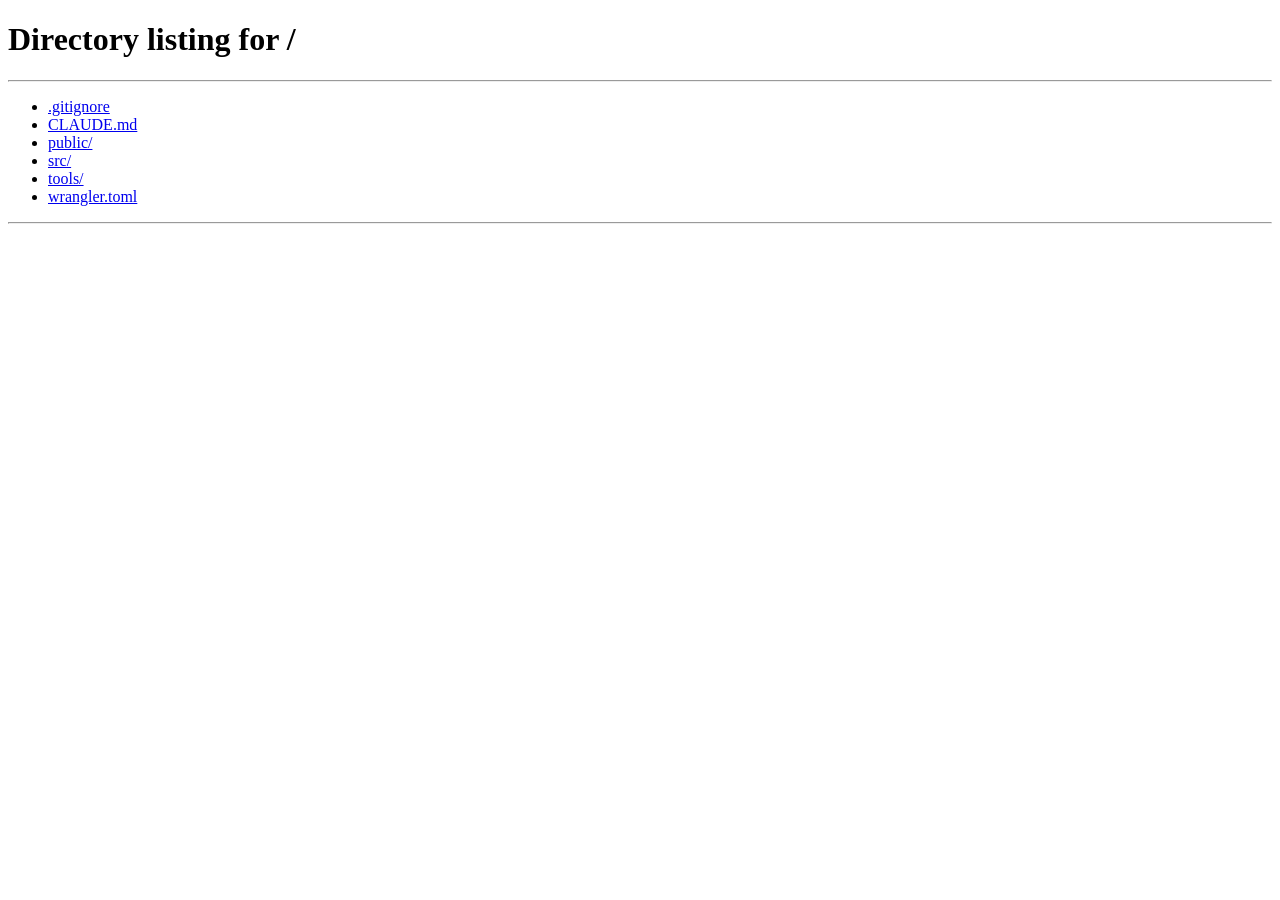
<file: public/project.html>
<!DOCTYPE html>
<html lang="en">
<head>
<meta charset="utf-8">
<meta name="viewport" content="width=device-width, initial-scale=1">
<title>Project — Gonzalo Cáceres</title>
<link rel="preconnect" href="https://fonts.googleapis.com">
<link rel="preconnect" href="https://fonts.gstatic.com" crossorigin>
<link href="https://fonts.googleapis.com/css2?family=Archivo:wght@200;300;400;500;600;800&family=IBM+Plex+Mono:wght@400;500&display=swap" rel="stylesheet">
<link rel="icon" type="image/svg+xml" href="fav/logo.svg?v=8">
<link rel="stylesheet" href="quiet.css">
</head>
<body class="l-quiet" data-page="project">

<header class="bar">
  <a href="/" class="gv-mark" id="home" aria-label="Gonzalo Cáceres Valcárcel — home">
    <span class="gv-mark__line">
      <span>G</span><span>O</span><span class="gv-mark__flip">N</span><span>Z</span><span>A</span><span>L</span><span>O</span>
      <span class="gv-mark__gap">&nbsp;</span>
      <span>C</span><span>Á</span><span>C</span><span>E</span><span class="gv-mark__flip">R</span><span>E</span><span>S</span>
    </span>
    <span class="gv-mark__line">
      <span>V</span><span>A</span><span class="gv-mark__flip">L</span><span>C</span><span>Á</span><span>R</span><span>C</span><span>E</span><span>L</span>
    </span>
  </a>
</header>

<main id="main"></main>

<script src="projects.js"></script>
<script src="signature.js"></script>
<script src="quiet.js"></script>
</body>
</html>
</file>
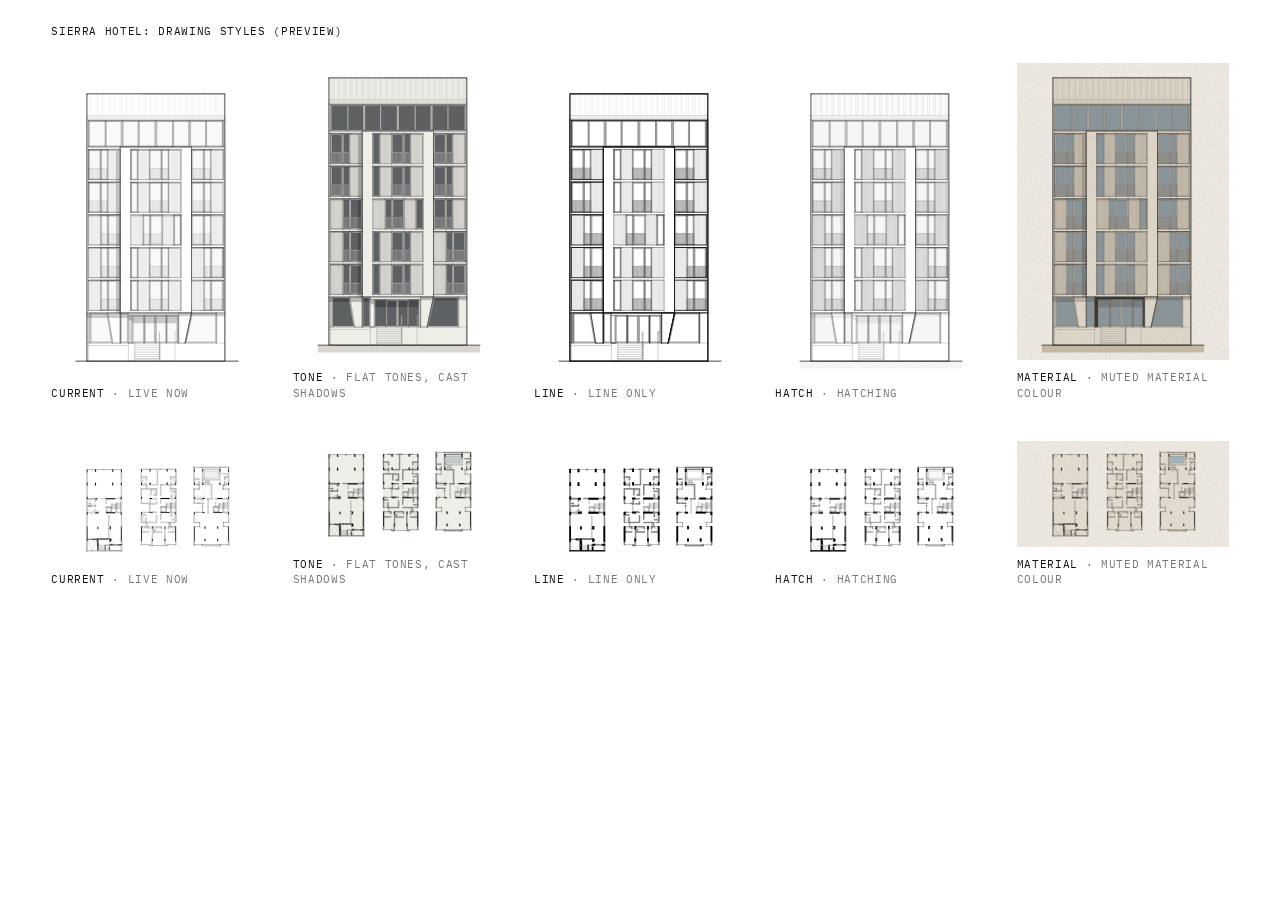
<file: public/rep.html>
<!doctype html>
<html lang="en"><head><meta charset="utf-8"><meta name="viewport" content="width=device-width,initial-scale=1">
<title>Drawing styles</title>
<meta name="robots" content="noindex">
<link rel="preconnect" href="https://fonts.googleapis.com"><link href="https://fonts.googleapis.com/css2?family=IBM+Plex+Mono:wght@400&display=swap" rel="stylesheet">
<style>
body{margin:0;background:#fff;color:#111;font:11px/1.4 "IBM Plex Mono",monospace;letter-spacing:.06em;text-transform:uppercase}
h1{font-size:11px;font-weight:400;margin:24px 4%}
.row{display:grid;grid-template-columns:repeat(5,1fr);gap:2.5%;padding:0 4% 40px;align-items:end}
figure{margin:0}
img{display:block;width:100%;height:auto}
figcaption{margin-top:10px;color:#777}
figcaption b{color:#111;font-weight:400}
@media (max-width:800px){.row{grid-template-columns:1fr 1fr}}
</style></head><body>
<h1>Sierra Hotel: drawing styles (preview)</h1>
<div class="row" id="el"></div>
<div class="row" id="pl"></div>
<script>
const S=[['current','live now'],['tone','flat tones, cast shadows'],['line','line only'],['hatch','hatching'],['material','muted material colour']];
const v=Date.now();
for(const [id,f] of [['el','elevation.svg'],['pl','floor-plans.svg']])
  document.getElementById(id).innerHTML=S.map(([k,d])=>`<figure><img src="img/sierra-hotel/${k=='current'?'':'rep/'+k+'-'}${f}?v=${v}"><figcaption><b>${k}</b> · ${d}</figcaption></figure>`).join('');
</script>
</body></html>
</file>
<file: public/quiet.css>
/* The site (2026-10-26, the "quiet" round): the index is a column of short marks, one per project; a project's mark
   opens into one mark per picture; the words wait behind a "+". Used by index.html and project.html (see quiet.js). */
  :root{
    --paper:#ffffff;
    --ink:#0f1216;
    --rule:#d8d6d1;
    --mute:#7b7d80;
    --faint:#b9bbbe;
    --plate:#f1f0ed;
    --live:var(--ink);
    --font:"Archivo","Helvetica Neue",Arial,sans-serif;
    --mono:"IBM Plex Mono","SFMono-Regular",Consolas,monospace;
    --gut:clamp(1rem,4vw,2.5rem);
  }
  *{box-sizing:border-box}
  html{-webkit-tap-highlight-color:transparent}
  ::selection{background:rgba(15,18,22,.12)}
  html,body{margin:0;padding:0}
  body{
    background:var(--paper);color:var(--ink);font-family:var(--font);font-size:16px;line-height:1.4;
    -webkit-font-smoothing:antialiased;min-height:100vh;display:flex;flex-direction:column;
  }
  a{color:inherit;text-decoration:none}
  button{font:inherit;color:inherit;background:none;border:0;padding:0;cursor:pointer}
  :focus-visible{outline:2px solid var(--live);outline-offset:3px}
  img{display:block}

  /* ---------- top bar and wordmark, as on the live site ---------- */
  .bar{
    display:flex;justify-content:space-between;align-items:center;gap:1rem;padding:1.1rem var(--gut);
    font-family:var(--mono);font-size:.78rem;text-transform:uppercase;letter-spacing:.04em;
  }
  .bar nav{display:flex;align-items:center;gap:1.25rem}
  .bar a:hover{color:var(--live)}
  .gv-mark{display:block;width:230px;font-family:'Archivo',sans-serif;font-weight:300;font-size:14px;color:var(--ink);text-decoration:none;text-transform:none;letter-spacing:0}
  .gv-mark__line{display:flex;justify-content:space-between;line-height:1}
  .gv-mark__gap{flex:0 0 .8em}
  .gv-mark__line + .gv-mark__line > span:first-child{margin-left:.047em}
  .gv-mark__line + .gv-mark__line > span:last-child{margin-right:.046em}
  .gv-mark__flip{display:inline-block;transform:scaleX(-1);transition:transform .45s cubic-bezier(.2,.8,.2,1)}
  .gv-mark:hover .gv-mark__flip,.gv-mark:focus-visible .gv-mark__flip{transform:scaleX(1)}
  main{flex:1;display:flex;flex-direction:column;min-height:0}
  .n{font-family:var(--mono);font-size:.66rem;font-weight:400;letter-spacing:.04em;color:var(--mute)}
  .k{font-family:var(--mono);font-size:.66rem;text-transform:uppercase;letter-spacing:.05em;color:var(--mute)}
  .plate{background:var(--plate);display:flex;align-items:center;justify-content:center;
    font-family:var(--mono);font-size:.62rem;text-transform:uppercase;letter-spacing:.06em;color:var(--mute)}
  .p-stage{position:relative;min-height:0}
  .p-layer{position:absolute;inset:0;opacity:0;transition:opacity .9s ease;pointer-events:none;display:flex;align-items:flex-end;justify-content:flex-start}
  .p-layer.on{opacity:1}
  .p-layer img{max-width:100%;max-height:100%;width:auto;height:auto;cursor:pointer;pointer-events:none}
  .p-layer.on img,.p-layer.on .plate{pointer-events:auto}
  .p-layer .plate{height:100%;max-width:100%;aspect-ratio:3/2;cursor:pointer}
  /* =================== quiet (&l=quiet): the third round, fewest words ===================
     the index is a column of short marks, one per project, grouped by space alone (no Built / Unbuilt / Research);
     only the project shown has its name beside its mark; inside a project its mark opens into one small mark per
     picture, and the words wait behind a "+" */
  body.l-quiet{height:100vh;overflow:hidden}
  .qt{flex:1;display:grid;grid-template-columns:minmax(11rem,16rem) 1fr;gap:clamp(1.5rem,4vw,4rem);padding:clamp(1rem,3vh,2rem) var(--gut) 1rem;min-height:0}
  .qt-ticks{position:relative;display:flex;flex-direction:column;justify-content:center;align-items:flex-start;min-height:0}
  .qk{display:flex;align-items:center;gap:.9rem;height:1.25rem;color:var(--ink)}
  .qk i{flex:none;display:block;width:.9rem;height:1px;background:var(--faint);transition:width .55s cubic-bezier(.2,.7,.2,1),background .3s}
  .qk i::after{content:"";display:block;height:100%;background:var(--ink);transform:scaleX(var(--p,0));transform-origin:left;transition:transform 1.2s cubic-bezier(.2,.7,.2,1)}
  .qk:hover i{width:1.6rem;background:var(--ink)}
  .qk.cur i{width:3rem;height:2px;background:var(--rule)}
  .qk span{font-weight:800;font-size:clamp(1rem,1.2vw,1.15rem);letter-spacing:-.02em;white-space:nowrap;opacity:0;transform:translateX(-.35rem);transition:opacity .4s ease,transform .4s ease;pointer-events:none}
  .qk.cur span,.qk:hover span{opacity:1;transform:none}
  .qt-ticks.qz .qk.cur:not(:hover) span{opacity:0}
  .qp .qt-ticks.qz .qk.cur:not(:hover) span{opacity:1}
  .qk.gs{margin-top:1.3rem}
  .qk.qa{margin-top:1.9rem}
  .qk.qa i{width:auto;height:auto;background:none;font-style:normal;font-family:var(--mono);font-size:.8rem;line-height:1;color:var(--faint)}
  .qk.qa i::after{display:none}
  .qk.qa span{font-weight:300;color:var(--mute)}
  .qk.qa:hover i{color:var(--ink)}
  /* while a project's words are open, "+ About" steps out of the way (his note, 2026-11-13: it sat over the words) */
  .qk.qa{transition:opacity .4s ease}
  .qp.open .qk.qa{opacity:0;pointer-events:none}
  .qt-stage{min-height:0}
  .qt-stage .p-layer{align-items:center;background:var(--paper);transition:opacity 1.1s ease}
  /* inside a project: under the open mark, one mark per picture; the "+" beside the name holds the words */
  .qp .qk.cur i{background:var(--ink)}
  .qp .qk.cur span{pointer-events:auto}
  .qp-subs{display:flex;flex-direction:column;padding:.45rem 0 .7rem}
  .qs{display:flex;align-items:center;height:1.05rem;padding-left:1.2rem}
  .qs i{display:block;width:.6rem;height:1px;background:var(--faint);transition:width .5s cubic-bezier(.2,.7,.2,1),background .3s}
  .qs:hover i{width:1.1rem;background:var(--ink)}
  .qs.cur i{width:1.8rem;background:var(--ink)}
  .qp-plus{font-family:var(--mono);font-size:.95rem;line-height:1;color:var(--mute);padding:.2rem .3rem;margin-left:.25rem;transition:transform .4s ease,color .3s}
  .qp-plus:hover,.qp.open .qp-plus{color:var(--ink)}
  .qp.open .qp-plus{transform:rotate(45deg)}
  .qp .qt-stage{cursor:url("data:image/svg+xml,%3Csvg xmlns='http://www.w3.org/2000/svg' width='28' height='28'%3E%3Cpath d='M4 14h19M17 8l6 6-6 6' fill='none' stroke='%230f1216' stroke-width='1.2'/%3E%3C/svg%3E") 14 14,e-resize}
  .qp .qt-stage.back{cursor:url("data:image/svg+xml,%3Csvg xmlns='http://www.w3.org/2000/svg' width='28' height='28'%3E%3Cpath d='M24 14H5M11 8l-6 6 6 6' fill='none' stroke='%230f1216' stroke-width='1.2'/%3E%3C/svg%3E") 14 14,w-resize}
  .qp .qt-stage img{cursor:inherit}
  .qp-card{position:absolute;left:0;top:0;bottom:0;width:min(30rem,100%);overflow-y:auto;scrollbar-width:none;background:var(--paper);padding:0 2rem 0 0;opacity:0;transform:translateX(-.8rem);transition:opacity .45s ease,transform .45s ease;pointer-events:none;z-index:3;cursor:auto}
  .qp-card::-webkit-scrollbar{display:none}
  .qp.open .qp-card{opacity:1;transform:none;pointer-events:auto}
  .qp-card .k{display:block;margin-bottom:1.2rem}
  .qp-card .cr p{margin:0 0 .2rem;font-weight:300;font-size:.86rem}
  .qp-card .cr b{font-weight:800}
  .qp-card .tx{margin-top:1.3rem}
  .qp-card .tx p{margin:0 0 .9rem;font-weight:300;font-size:.92rem;line-height:1.55}
  .qp-card .tx p.lede{font-weight:400;font-size:1rem;line-height:1.45}
  /* where the words open (&d=), once the "+" is pressed; either way the pictures keep going while the words are open
     (wheel, keys, a click on the picture, the small marks), and only the × or Esc closes them:
     He kept beside (2026-10-26); fold stays reachable by address.
     fold    the picture closes quickly into one thin line (the intro played backwards), the line rises to the name, the
             words hang under it and the picture opens again out of a line beside them
     beside  the picture steps right; the words stand in the space it leaves, starting on the name's line
     (on a phone the words always come up in the floating card) */
  .qp-card .meta .k{display:block;margin-bottom:1.2rem}
  .qd-fold .qp-card,.qd-beside .qp-card{top:var(--ny,0px);width:21rem;padding:0;transform:none;transition:opacity .4s ease}
  .qd-fold .qp-card{padding-top:1.2rem}
  .qd-fold .qp-card .tx p,.qd-beside .qp-card .tx p{font-size:.88rem}
  .qd-fold.open .qp-card{opacity:0;pointer-events:none}
  .qd-fold.open.shown .qp-card{opacity:1;pointer-events:auto}
  .qd-rule{position:absolute;height:1px;background:var(--ink);opacity:0;z-index:4;pointer-events:none;transition:top .4s cubic-bezier(.65,0,.2,1),left .4s cubic-bezier(.65,0,.2,1),width .4s cubic-bezier(.65,0,.2,1),opacity .3s ease}
  .qd-fold .qt-stage img{transition:clip-path .4s cubic-bezier(.7,0,.2,1)}
  .qd-fold.shown .qt-stage .p-layer{left:24rem}
  .qd-beside .qt-stage .p-layer{transition:opacity 1.1s ease,left .7s cubic-bezier(.2,.7,.2,1)}
  .qd-beside .qp-card{left:var(--cx,0px);width:var(--cw,21rem)}
  .qd-beside.open .qt-stage .p-layer{left:var(--px,24rem)}
  @media (max-width:700px){
    body.l-quiet{height:auto;min-height:100svh;overflow:auto}
    .qt{grid-template-columns:1fr;grid-template-rows:auto auto;align-content:start;gap:1.6rem;padding-bottom:2rem}
    .qt-stage{order:-1;height:76vw}
    .qt-stage .p-layer{align-items:flex-end}
    .qt-ticks{flex-direction:row;flex-wrap:wrap;align-items:flex-end;justify-content:flex-start;gap:0;padding-bottom:2.4rem}
    .qk{flex-direction:column-reverse;justify-content:flex-start;height:auto;padding:0 .45rem;gap:0}
    .qk i,.qk:hover i{width:1px;height:.9rem}
    .qk.cur i{width:2px;height:2.2rem}
    .qk i::after{width:100%;height:100%;transform:scaleY(var(--p,0));transform-origin:bottom}
    .qk span{position:absolute;left:.45rem;top:calc(100% - 1.6rem);transform:none}
    .qk:hover:not(.cur) span{opacity:0}
    .qt-ticks.qz .qk.cur:not(:hover) span{opacity:1}
    .qk.gs{margin:0 0 0 .9rem}
    .qk.qa{margin:0 0 0 .9rem}
    .qk.qa i{height:auto;width:auto}
    .qk.qa span{display:none}
    .qp-subs{flex-direction:row;align-items:flex-end;padding:0 .3rem}
    .qs{height:auto;padding:0 .22rem}
    .qs i,.qs:hover i{width:1px;height:.55rem}
    .qs.cur i{width:1px;height:1.3rem}
    .qp .qk.cur span{display:flex;align-items:baseline;gap:.5rem}
    .qp .qp-card{position:fixed;left:var(--gut);right:var(--gut);top:auto;bottom:1rem;width:auto;height:auto;max-height:70svh;overflow-y:auto;padding:1.2rem;box-shadow:0 10px 40px rgba(15,18,22,.12)}
  }
  /* the quiet intro (see quietIntro): everything starts hidden, then comes in step by step */
  .qi .gv-mark{opacity:0;transition:opacity .9s ease}
  .qi.qi-name-in .gv-mark{opacity:1}
  .qi:not(.qi-name-in) .gv-mark,.qi:not(.qi-pic-in) .qt-stage{transition:none}
  .qi .qt-ticks > .qk i{width:0;transition:width .7s cubic-bezier(.2,.7,.2,1) var(--d,0ms),background .3s}
  .qi .qt-ticks > .qk.qa i{opacity:0;transition:opacity .6s ease .75s}
  .qi.qi-marks-in .qt-ticks > .qk i{width:.9rem}
  .qi.qi-marks-in .qt-ticks > .qk.cur i{width:3rem}
  .qi.qi-marks-in .qt-ticks > .qk.qa i{width:auto;opacity:1}
  .qi .qt-ticks .qk span{opacity:0}
  .qi.qi-name-in .qt-ticks .qk.cur span{opacity:1;transform:none}
  .qi .qt-stage{opacity:0;transition:opacity 1.2s ease}
  .qi.qi-pic-in .qt-stage{opacity:1}
  .qi.qi-line .qt-stage{transition:none}
  .qi-rule{position:absolute;height:1px;background:var(--ink);transform:scaleX(0);transform-origin:left;z-index:4;transition:transform .9s cubic-bezier(.7,0,.2,1),opacity .9s ease}
  .qi-line-in .qi-rule{transform:scaleX(1)}
  .qi-open .qi-rule{opacity:0}
  @media (max-width:700px){
    .qi .qt-ticks > .qk i{width:1px;height:0;transition:height .7s cubic-bezier(.2,.7,.2,1) var(--d,0ms)}
    .qi.qi-marks-in .qt-ticks > .qk i{width:1px;height:.9rem}
    .qi.qi-marks-in .qt-ticks > .qk.cur i{width:2px;height:2.2rem}
  }
  /* the name keeps its full size on every screen (his note, 2026-10-26: shrunk on phones it read smaller than the
     project title); 230px still fits a 320px phone inside the gutters */

/* the picture in the middle of the space right of the marks (home and projects; 2026-10-26, for wide screens) */
.qt-stage .p-layer{justify-content:center}
/* inside a project: a little smaller than the space, with a caption under it */
.qp .qt-stage .p-layer{padding:3vh 4%}
.qf{margin:0;height:100%;max-width:100%;display:flex;flex-direction:column;align-items:center;justify-content:center}
.qf img{display:block;max-width:100%;max-height:calc(100% - 2.6rem);width:auto;height:auto;cursor:inherit;pointer-events:auto}
.qf figcaption{margin-top:.8rem;max-width:100%;text-align:center;line-height:1.3}
.qf .plate{height:calc(100% - 2.6rem);aspect-ratio:3/2;max-width:100%}
@media (max-width:700px){ .qp .qt-stage .p-layer{padding:0} .qf figcaption{margin-top:.5rem} }

/* home trial ?home=roll (see buildRoll in quiet.js): the page scrolls, the pictures come down it one by one, left,
   right or near the middle, each opening as it arrives; the marks stay put */
body.l-quiet.qh-roll{height:auto;overflow:visible}
.qh-roll .bar{position:fixed;top:0;left:0;z-index:5}
.qh-roll .qt{align-items:start;padding-top:0}
.qh-roll .qt-ticks{position:sticky;top:0;height:100vh}
.qr-flow{padding:22vh 0 40vh;min-width:0;display:flex;flex-direction:column}
.qr-row{display:flex;align-items:flex-start}
.qr-row.l{justify-content:flex-start}
.qr-row.r{justify-content:flex-end}
.qr-row.m{justify-content:center}
.qr-row.two{justify-content:space-between;padding:0 6% 0 2%}
.qr-fig{margin:0;cursor:pointer;flex:none}
.qr-fig img{display:block;width:100%;height:auto}
.qr-par{will-change:transform}
.qr-fig{transform:translateY(8vh);transition:transform 1.6s cubic-bezier(.16,.8,.2,1)}
.qr-fig.in{transform:none}
.in-unveil .qr-fig img,.in-drift .qr-fig img{clip-path:inset(100% 0 0 0);transition:clip-path 1.4s cubic-bezier(.7,0,.2,1)}
.in-unveil .qr-fig.in img,.in-drift .qr-fig.in img{clip-path:inset(0 0 0 0)}
.in-rise .qr-fig{opacity:0;transition:opacity 1.3s ease,transform 1.6s cubic-bezier(.16,.8,.2,1)}
.in-rise .qr-fig.in{opacity:1}
.qr-end{height:1px}
@media (max-width:700px){
  .qh-roll .bar{position:static}
  .qh-roll .qt{display:flex;flex-direction:column;gap:0;padding-bottom:0}
  .qh-roll .qt-ticks{order:2;position:sticky;top:auto;bottom:0;height:auto;align-self:stretch;margin:0 calc(-1 * var(--gut));background:var(--paper);padding:1rem var(--gut) 2.4rem;z-index:4}
  .qr-flow{padding:4vh 0 20vh}
  .qr-row.two{padding:0}
  .qr-fig{width:min(86%, 100%) !important;margin:0 !important}
  .qr-row.two .qr-fig{width:47% !important}
  .qr-row.two .qr-fig + .qr-fig{margin-top:10vh !important}
}

/* ?home=roll, one at a time (buildRollOne): only one picture on the screen; a scroll fades it out as it rises away and
   the next opens out of its bottom edge somewhere else */
.qo-stage{position:relative;min-height:0;overflow:hidden}
.qo-fig{position:absolute;margin:0;cursor:pointer;transform:translateY(7vh);transition:transform 1.5s cubic-bezier(.16,.8,.2,1)}
.qo-fig.from-up{transform:translateY(-7vh)}
.qo-fig img{display:block;width:100%;height:auto}
.in-unveil .qo-fig img{clip-path:inset(100% 0 0 0);transition:clip-path 1.3s cubic-bezier(.7,0,.2,1)}
.in-unveil .qo-fig.from-up img{clip-path:inset(0 0 100% 0)}
.in-rise .qo-fig{opacity:0;transition:opacity 1.2s ease,transform 1.5s cubic-bezier(.16,.8,.2,1)}
.qo-fig.in{transform:none;opacity:1}
.in-unveil .qo-fig.in img{clip-path:inset(0 0 0 0)}
.qo-fig.out{opacity:0;transition:opacity .7s ease,transform 1s cubic-bezier(.5,0,.2,1);pointer-events:none}
.qo-fig.out.up{transform:translateY(-6vh)}
.qo-fig.out.down{transform:translateY(6vh)}
@media (max-width:700px){
  body.l-quiet.qh-one{height:100svh;overflow:hidden}
  .qh-one .qt-stage,.qh-one .qo-stage{order:-1;height:auto;flex:1}
  .qh-one .qt{display:flex;flex-direction:column;padding-bottom:0}
  .qh-one .qo-stage{touch-action:none}
}
.in-unveil .qo-fig.out img{clip-path:inset(0 0 0 0)}
/* flipping through (a long scroll): the pictures pass quickly, like records */
.qo-flip .qo-fig{transition-duration:.45s}
.qo-flip.in-unveil .qo-fig img{transition-duration:.35s}
.qo-flip.in-rise .qo-fig{transition-duration:.3s,.45s}
.qo-flip .qo-fig.out{transition-duration:.2s,.3s}
.qo-flip.l-quiet{transition-duration:.35s}
.qo-flip.tk-tilt .qk:not(.qa) i{transition-duration:.35s,.4s,.2s}
.qp .qt-stage.none,.qp .qt-stage.none img{cursor:default}
/* beside: the words stand centred top to bottom in the space, wherever the name is (his note, 2026-10-26); when they
   are longer than the space they start at the top and scroll */
.qd-beside .qp-card{top:0;display:flex;flex-direction:column}
.qd-beside .qp-card > :first-child{margin-top:auto}
.qd-beside .qp-card > :last-child{margin-bottom:auto}
@media (max-width:700px){ .qp.qd-beside .qp-card{top:auto;display:block} .qd-beside .qp-card > :first-child{margin-top:0} }

/* About in the quiet style (about.html, buildAbout in quiet.js): his words where a project's words stand, the GCV mark
   where the picture would be; "Get in touch +" turns the mark into the form */
.qab{--ring:#c9c6c0}
.qk.qa.cur span{color:var(--ink);font-weight:800;opacity:1;transform:none}
.qk.qa.cur i{color:var(--ink)}
.qab-room{position:relative;min-height:0;display:grid;grid-template-columns:21rem 1fr;gap:clamp(2rem,5vw,5rem)}
.qab-words{align-self:center;max-height:100%;overflow-y:auto;scrollbar-width:none}
.qab-words::-webkit-scrollbar{display:none}
.qab-words .k{margin:0 0 1.2rem}
.qab-words h1{margin:0 0 .5rem;font-weight:800;font-size:clamp(1rem,1.2vw,1.15rem);letter-spacing:-.02em;line-height:1.25}
.qab-words .med{margin:0 0 1.3rem;font-weight:300;font-size:.92rem;line-height:1.45}
.qab-words .text{margin:0;font-weight:300;font-size:.88rem;line-height:1.55}
.qab-side{position:relative;min-height:0;display:flex;flex-direction:column;align-items:center;justify-content:center}
.qab-mark{margin:0;width:min(46vh,70%);aspect-ratio:1;transform-origin:center;transition:transform .9s cubic-bezier(.65,0,.35,1)}
.qab-mark canvas{display:block;width:100%;height:100%}
.qab-touch{margin-top:2.2rem;display:flex;align-items:center;gap:.2rem;font-family:var(--mono);font-size:.66rem;text-transform:uppercase;letter-spacing:.05em;color:var(--mute);transition:color .3s}
.qab-touch:hover{color:var(--ink)}
.qab-touch .qp-plus{font-size:.95rem}
.qab.open .qab-touch .qp-plus{transform:rotate(45deg);color:var(--ink)}
/* open (desktop, placed by buildAbout): the mark steps left, smaller if it has to; a topic word stands beside each of its
   three right-hand stitches (top right, right, bottom right: picked in ink, the others faint); the fields to their right */
.qab-mark{position:relative;z-index:1}
.qab-desk{position:absolute;inset:0;pointer-events:none}
.qab-desk .choices{display:contents}
.qab-desk .choice,.qab-fields{position:absolute;left:0;top:0;opacity:0;transition:transform .9s cubic-bezier(.65,0,.35,1),opacity .7s ease,color .2s}
.qab.open .qab-desk .choice,.qab.open .qab-fields{opacity:1;pointer-events:auto}
.qab-fields{width:15.5rem}
.qab-desk .choice{padding:.2rem 0;font:300 .95rem/1.2 var(--font);color:var(--mute);white-space:nowrap}
.qab-desk .choice:hover,.qab-desk .choice:focus-visible{color:var(--ink)}
.qab-desk .choice[aria-pressed="true"]{color:var(--ink);font-weight:800}
.qab-touch{position:relative;z-index:1;transition:color .3s,transform .9s cubic-bezier(.65,0,.35,1)}
.qab-desk .fields{margin:0}
.qab-desk .field{display:block;margin-bottom:1.1rem}
.qab-desk .field .k{display:block}
.qab-desk .field input,.qab-desk .field textarea{width:100%;background:transparent;border:0;border-bottom:1px solid var(--rule);border-radius:0;padding:.35rem 0 .45rem;font:300 .95rem/1.3 var(--font);color:var(--ink);caret-color:var(--ink);outline:none;transition:border-color .2s}
.qab-desk .field textarea{resize:none;min-height:3.4rem}
.qab-desk .field input::placeholder,.qab-desk .field textarea::placeholder{color:var(--faint)}
.qab-desk .field input:focus,.qab-desk .field textarea:focus{border-bottom-color:var(--ink)}
.qab-desk .field input[aria-invalid="true"]{border-bottom-color:var(--ink)}
.qab-desk .trap{position:absolute;left:-9999px;width:1px;height:1px;overflow:hidden}
.qab-desk .send{position:relative;display:inline-flex;align-items:center;gap:.6rem;margin-top:.4rem;padding:.55rem 0;font-family:var(--mono);font-size:.66rem;text-transform:uppercase;letter-spacing:.05em;color:var(--mute);transition:color .2s}
.qab-desk .send:hover:not(:disabled),.qab-desk .send:focus-visible{color:var(--ink)}
.qab-desk .send .arrow{width:22px;height:10px;fill:none;stroke:currentColor;stroke-width:1.1}
.qab-desk .send:disabled{opacity:.4;cursor:default}
.qab-desk .send__label{transition:opacity .2s ease}
.qab-desk .send__logo{position:absolute;inset:0;display:flex;align-items:center;justify-content:flex-start;opacity:0;line-height:0;color:var(--mute);transition:opacity .2s ease;pointer-events:none}
.qab-desk .send__logo .ring{stroke:var(--mute);stroke-dasharray:100;stroke-dashoffset:0}
.qab-desk .send__logo .st{stroke:currentColor;transition:opacity .25s ease}
.qab-desk .send.loading .send__label,.qab-desk .send.loading .arrow{opacity:0}
.qab-desk .send.loading .send__logo{opacity:1;color:var(--ink)}
.qab-desk .send.loading .st{opacity:0}
.qab-desk .send.loading .st.on{opacity:1}
.qab-desk .send.loading:disabled{opacity:1}
.qab-desk .status{margin:.6rem 0 0;min-height:1.2em}
.qab-desk .status.error{color:var(--ink)}
.qab-desk .done{display:none}
.qab-desk .done h2{margin:0;font-weight:800;font-size:clamp(1.2rem,1.6vw,1.5rem);letter-spacing:-.02em}
.qab-desk .done p{margin:.6rem 0 0;font-weight:300;color:var(--mute)}
.qab-desk.sent .choice,.qab-desk.sent .details{display:none}
.qab-desk.sent .done{display:block}
@media (max-width:700px){
  .qab{display:flex;flex-direction:column;gap:1.8rem}
  .qab .qt-ticks{order:-1;padding-bottom:2.4rem}
  .qab-room{grid-template-columns:1fr;gap:2.4rem}
  .qab-words{overflow:visible;max-height:none}
  .qab-mark{width:min(48vw,14rem)}
  .qab-desk{position:static;width:100%;display:none;pointer-events:auto}
  .qab.open .qab-desk{display:block;margin-top:1.6rem}
  .qab-desk .choices{display:flex;gap:1.4rem;margin-bottom:1.6rem}
  .qab-desk .choice,.qab-fields{position:static;opacity:1;transform:none !important}
  .qab-fields{width:100%}
  .qab-touch{order:2}
  .qab-side{padding-bottom:3rem}
}
@media (max-width:700px){ .qab .qk.qa.cur span{display:block} }
.qab-words{transition:opacity .6s ease}
.qab.open.full .qab-words{opacity:0;pointer-events:none}
.qab-mark{pointer-events:none}
/* "Get in touch" a short step under the ring itself (the ring is about two thirds of the mark's square) */
.qab-touch{margin-top:calc(2rem - min(46vh,70%) * .15)}
@media (max-width:700px){ .qab-touch{margin-top:calc(1.6rem - min(48vw,14rem) * .15)} }

/* test (2026-10-26): from a home picture into its project without a reload (into() in quiet.js): the picture flies
   from its place on the home to its place in the project; the home fades out under it and the project fades in */
.q-fly{position:fixed;z-index:60;margin:0;pointer-events:none;transform-origin:0 0;will-change:transform}
.q-fly.go{transition:transform 1.1s cubic-bezier(.7,0,.2,1)}
.q-old{position:fixed;z-index:50;pointer-events:none;transition:opacity .55s ease}
.q-old.out{opacity:0}
.q-old.soft{transition:opacity .6s ease}
.q-old > .qt{height:100%}
main{transition:opacity .7s ease .35s}
main.q-away{opacity:0;transition:none}

/* the project's pictures: two small arrows at the sides in place of the arrow-shaped pointer */
.qp .qt-stage,.qp .qt-stage.back,.qp .qt-stage img{cursor:default}
.qp .qt-stage img{cursor:pointer}
/* up and down (test, &nav= in quiet.js): the pictures go by vertically. chev: a thin chevron centred over the picture
   area and one under it; hint: "Scroll" over a short line drawing down, under the picture, until the first step */
.qv{position:absolute;left:0;right:0;margin:0 auto;z-index:2;width:4rem;height:2rem;display:flex;align-items:center;justify-content:center;color:var(--faint);transition:color .25s,opacity .4s,left .7s cubic-bezier(.2,.7,.2,1)}
.qv svg{display:block;fill:none;stroke:currentColor;stroke-width:1;overflow:visible}
.qv:hover,.qv:focus-visible{color:var(--ink)}
.qv.up{top:-.6rem}
.qv.dn{bottom:-.9rem}
.qv.off{opacity:0;pointer-events:none}
.qd-beside.open .qv{left:var(--px,24rem)}
.qnav-chev .qt-stage .p-layer{padding-top:calc(3vh + 1.4rem);padding-bottom:calc(3vh + 1.4rem)}
.qv-hint{position:absolute;left:0;right:0;bottom:-1rem;margin:0 auto;width:6rem;z-index:2;display:flex;flex-direction:column;align-items:center;gap:.5rem;color:var(--mute);transition:opacity .6s ease,left .7s cubic-bezier(.2,.7,.2,1)}
.qv-hint i{display:block;width:1px;height:1.6rem;background:currentColor;transform-origin:top;animation:qv-draw 2.4s cubic-bezier(.7,0,.2,1) infinite}
@keyframes qv-draw{0%{transform:scaleY(0)}45%{transform:scaleY(1)}100%{transform:scaleY(1);opacity:0}}
.qv-hint:hover{color:var(--ink)}
.qv-hint.off{opacity:0;pointer-events:none}
.qd-beside.open .qv-hint{left:var(--px,24rem)}
.qp.qnav-hint .qt-stage .p-layer{padding-bottom:calc(3vh + 2.6rem)}
@media (max-width:700px){ .qv{display:none} .qv-hint{display:none} }

/* phone project pages stand like the home (his note, 2026-10-26: "in mobile version is inconsistent"): one screen tall,
   the picture centred in the space above, the marks and the name at the foot in the same place as on the home */
@media (max-width:700px){
  body.l-quiet.qh-proj{height:100svh;overflow:hidden}
  .qh-proj .qp.qt{display:flex;flex-direction:column;padding-bottom:0}
  .qh-proj .qp .qt-stage{order:-1;height:auto;flex:1;min-height:0}
  .qh-proj .qp .qt-stage .p-layer{align-items:center}
}

/* a dark project (projects.js "dark: true", trial 2026-10-29): the page eases into night while it is shown.
   Only the ground, words and marks change; pictures keep their own colours and drawings their own white */
body.l-quiet{transition:background-color 1.1s ease,color 1.1s ease}
body.q-night{--paper:#0c0c0e;--ink:#ecebe7;--rule:#3b3b3e;--mute:#8e8e8c;--faint:#4c4c4f;--plate:#1a1a1c;--live:#ecebe7}
body.q-night ::selection{background:rgba(236,235,231,.18)}
body.q-night .qo-fig img[src$=".svg"],body.q-night .qo-fig img[src$=".png"],body.q-night .p-layer img[src$=".svg"],body.q-night .p-layer img[src$=".png"]{background:#fff}

/* trial ?tick= (2026-10-29): other systems for the ticks. sign: a length of its own per project; tilt: leaning on a
   diagonal, the current one straight; dot: dots, the current one stretched into the line */
.tk-sign .qk:not(.qa) i{width:var(--len)}
.tk-sign .qk:not(.qa):hover i{width:calc(var(--len) + .5rem)}
.tk-sign .qk.cur:not(.qa) i{width:calc(var(--len) + 2.2rem);height:1px;background:var(--rule)}
/* tilt, like the arm of a record player: above the current tick they lean up, below it they lean down, it lies flat */
.tk-tilt .qk:not(.qa) i{transform:rotate(-34deg);transform-origin:left center;transition:width .55s cubic-bezier(.2,.7,.2,1),transform .8s cubic-bezier(.2,.7,.2,1),background .3s}
.tk-tilt .qk.cur ~ .qk:not(.qa) i{transform:rotate(34deg)}
.tk-tilt .qk:not(.qa):hover i{transform:rotate(-14deg)}
.tk-tilt .qk.cur ~ .qk:not(.qa):hover i{transform:rotate(14deg)}
.tk-tilt .qk.cur:not(.qa) i{transform:none}
/* fan: the lean grows with the distance from the current tick (--d, set by quiet.js) */
.tk-fan .qk:not(.qa) i,.tk-fan .qk.cur ~ .qk:not(.qa) i{transform:rotate(calc(var(--d,0) * 11deg))}
.tk-fan .qk:not(.qa):hover i,.tk-fan .qk.cur ~ .qk:not(.qa):hover i{transform:rotate(calc(var(--d,0) * 5deg))}
.tk-fan .qk.cur:not(.qa) i{transform:none}
.tk-dot .qk:not(.qa) i{width:4px;height:4px;border-radius:2px;transition:width .6s cubic-bezier(.2,.7,.2,1),height .3s,background .3s,border-radius .3s}
.tk-dot .qk:not(.qa):hover i{width:4px;background:var(--ink)}
.tk-dot .qk.cur:not(.qa) i{width:3rem;height:2px;border-radius:1px}
.tk-dot .qk:not(.qa) i::after{border-radius:inherit}
@media (max-width:700px){
  .tk-sign .qk:not(.qa) i,.tk-sign .qk:not(.qa):hover i{width:1px;height:var(--len)}
  .tk-sign .qk.cur:not(.qa) i{width:1px;height:calc(var(--len) + 1.3rem)}
  .tk-tilt .qk:not(.qa) i{transform:rotate(-30deg);transform-origin:bottom center}
  .tk-tilt .qk.cur ~ .qk:not(.qa) i{transform:rotate(30deg)}
  .tk-tilt .qk:not(.qa):hover i{transform:rotate(-12deg)}
  .tk-tilt .qk.cur ~ .qk:not(.qa):hover i{transform:rotate(12deg)}
  .tk-fan .qk:not(.qa) i,.tk-fan .qk.cur ~ .qk:not(.qa) i{transform:rotate(calc(var(--d,0) * 9deg))}
  .tk-dot .qk:not(.qa) i,.tk-dot .qk:not(.qa):hover i{width:4px;height:4px}
  .tk-dot .qk.cur:not(.qa) i{width:2px;height:2.2rem}
}

/* trial ?words=label|lede|mono: how the project words behind the "+" are set (his words unchanged) */
.wd-label .qp-card .cr p{display:grid;grid-template-columns:5.6rem 1fr;align-items:baseline;margin:0 0 .3rem;font-size:.84rem;font-weight:300}
.wd-label .qp-card .cr b{font-family:var(--mono);font-weight:400;font-size:.6rem;text-transform:uppercase;letter-spacing:.08em;color:var(--mute)}
.wd-label .qp-card .tx{margin-top:1.5rem;padding-top:1.4rem;border-top:1px solid var(--rule)}
.wd-label .qp-card .tx p{font-size:.84rem;line-height:1.62;font-weight:300;margin-bottom:1rem}
.wd-label .qp-card .tx p.lede{font-size:1.02rem;line-height:1.45;font-weight:400}
.wd-lede .qp-card .cr p{display:inline;margin:0;font-family:var(--mono);font-size:.62rem;text-transform:uppercase;letter-spacing:.06em;color:var(--mute);font-weight:400}
.wd-lede .qp-card .cr b{display:none}
.wd-lede .qp-card .cr p + p::before{content:"/";margin:0 .15em 0 .55em;color:var(--faint)}
.wd-lede .qp-card .meta .k{margin-bottom:.5rem}
.wd-lede .qp-card .tx{margin-top:2rem}
.wd-lede .qp-card .tx p{font-size:.8rem;line-height:1.7;font-weight:300}
.wd-lede .qp-card .tx p:first-child{font-size:1.1rem;line-height:1.38;font-weight:300;letter-spacing:-.012em;margin-bottom:1.6rem}
.wd-mono .qp-card .cr p{font-family:var(--mono);font-size:.7rem;font-weight:400;margin:0 0 .25rem}
.wd-mono .qp-card .cr b{font-weight:500;text-transform:uppercase;letter-spacing:.05em;margin-right:.3em}
.wd-mono .qp-card .tx p{font-family:var(--mono);font-size:.74rem;line-height:1.75;font-weight:400;letter-spacing:-.01em}
.wd-mono .qp-card .tx p.lede{font-weight:500}
.wd-plain .qp-card .cr{display:none}
.wd-plain .qp-card .tx{margin-top:1.4rem}
.wd-plain .qp-card .tx p{font-size:.92rem;line-height:1.6;font-weight:300;margin-bottom:1.1rem}
.wd-first .qp-card .tx p{font-size:.84rem;line-height:1.62;font-weight:300;color:var(--mute)}
.wd-first .qp-card .tx p .s1{color:var(--ink);font-weight:400}
/* minimal credits (his note, 2026-10-29: "something more minimalist" than his reference): bare (only the values, small
   and grey, no names), line (the values on one small grey line), tail (the credits after his paragraphs, small and grey) */
.wd-bare .qp-card .cr b,.wd-line .qp-card .cr b{display:none}
.wd-bare .qp-card .cr p{margin:0 0 .15rem;font-size:.8rem;font-weight:300;color:var(--mute)}
.wd-line .qp-card .cr p{display:inline;margin:0;font-size:.8rem;font-weight:300;color:var(--mute)}
.wd-line .qp-card .cr p + p::before{content:"\00B7";margin:0 .5em;color:var(--faint)}
.wd-bare .qp-card .tx,.wd-line .qp-card .tx{margin-top:1.6rem}
.wd-tail .qp-card .cr{margin-top:.6rem}
.wd-tail .qp-card .cr p{margin:0 0 .15rem;font-size:.76rem;font-weight:300;color:var(--mute)}
.wd-tail .qp-card .cr b{font-weight:300;color:var(--faint);margin-right:.5em}
.wd-bare .qp-card .tx p,.wd-line .qp-card .tx p,.wd-tail .qp-card .tx p{font-size:.84rem;line-height:1.62;font-weight:300}
/* mix (his pick): label's credits (names in small grey mono capitals, values beside them) over first's text (the first
   sentence of each paragraph in full ink, the rest grey) */
.wd-mix .qp-card .cr p{display:grid;grid-template-columns:5.6rem 1fr;align-items:baseline;margin:0 0 .3rem;font-size:.84rem;font-weight:300}
.wd-mix .qp-card .cr b{font-family:var(--mono);font-weight:400;font-size:.6rem;text-transform:uppercase;letter-spacing:.08em;color:var(--mute)}
.wd-mix .qp-card .tx{margin-top:1.6rem}
.wd-mix .qp-card .tx p{font-size:.84rem;line-height:1.62;font-weight:300;color:var(--mute)}
.wd-mix .qp-card .tx p .s1{color:var(--ink);font-weight:400}

/* under (mockup, 2026-10-29): + turns the column of lines round until the project is at the top (the ones above go
   round to the bottom), and the words open softly under the name, right of the lines. The picture stays exactly as it is */
@media (min-width:701px){
  .qu-ghost{position:absolute;margin:0;pointer-events:none}
  .qd-under .qt-ticks.qu-top{justify-content:flex-start}
  .qd-under .qt-stage .p-layer{transition:opacity 1.1s ease,transform 1s cubic-bezier(.45,.05,.2,1)}
  .qd-under.open .qt-stage .p-layer{transform:translateX(var(--sh,0px))}
  .qd-under .qp-card{left:var(--cx,0px);width:var(--cw,18rem);top:var(--ny,0px);bottom:0;padding:0 0 2rem;transform:translateY(.9rem);
    transition:opacity .35s ease,transform .45s ease}
  .qd-under.open .qp-card{transform:none;transition:opacity 1s cubic-bezier(.4,0,.2,1) .3s,transform 1.3s cubic-bezier(.16,1,.3,1) .3s}
  .qd-under .qp-card .tx p{font-size:.84rem}
  .qd-under.open.hv-top .qt-ticks{z-index:5}
  .qd-under.open.hv-top .qk:not(.cur) span{background:var(--paper);padding:.15rem .6rem .15rem 0;margin-right:-.6rem;box-shadow:.9rem 0 1rem -.2rem var(--paper)}
  .qd-under.open.hv-none .qk:not(.cur):not(.qa) span{display:none}
}

/* trial ?back=sheet|sleeve|crate|strip: a project's side B, all its pictures at once; the record turns over to it */
.qs-x{display:flex;align-items:center;height:1.05rem;margin-top:.35rem;padding:0 0 0 1.2rem;line-height:0}
.qs-x svg{display:block;fill:none;stroke:var(--faint);stroke-width:1;transition:stroke .3s,fill .3s}
.qs-x .h{fill:var(--faint);stroke:none;transition:fill .3s}
.qs-x:hover svg{stroke:var(--ink)}
.qs-x:hover .h{fill:var(--ink)}
.qb-show .qs-x svg{stroke:var(--ink)}
.qb-show .qs-ring .o,.qb-show .qs-square .o{fill:var(--ink)}
.qs-x .d{fill:var(--faint);stroke:none;transition:fill .3s}
.qs-x:hover .d,.qb-show .qs-x .d{fill:var(--ink)}
.qs-sleeve .o{fill:var(--paper)}
.qs-sleeve .r{transition:transform .5s cubic-bezier(.2,.7,.2,1)}
.qs-sleeve:hover .r,.qb-show .qs-sleeve .r{transform:translateX(2px)}
.qb-show .qs-half .o{fill:var(--ink)}
.qb-show .qs-ring .h,.qb-show .qs-square .h{fill:var(--paper)}
.qb-show .qp-subs .qs i{background:var(--faint);width:.6rem}
/* stack family: each line moves on its own */
.qs-x path{transform-box:fill-box;transition:transform .55s cubic-bezier(.2,.7,.2,1),stroke .3s}
.qs-turn path{transform-origin:center}
.qb-show .qs-turn path{transform:translate(var(--x),var(--y)) rotate(90deg) scaleX(.8)}
.qs-turn:hover:not(:focus-visible) path{transition-delay:calc(var(--i) * 40ms)}
.qs-lean path{transform-origin:50% 100%;transform:rotate(22deg)}
.qs-lean:hover path{transform:rotate(14deg)}
.qb-show .qs-lean path{transform:none}
.qb-show .qs-spread path{transform:translateX(calc(var(--i) * 1.5px))}
.qs-spread:hover path{transform:translateX(calc(var(--i) * .5px))}
.qs-stack path,.qs-stack2 path,.qs-stack4 path,.qs-stackl path{transition:transform .5s cubic-bezier(.2,.7,.2,1),stroke .3s}
.qs-stack:hover path,.qs-stack4:hover path{transform:translateX(calc(var(--i) * -.6px))}
.qs-stackl:hover path{transform:translateX(calc(var(--i) * .6px))}
.qb-show .qs-stack path,.qb-show .qs-stack4 path{transform:translateX(calc(var(--i) * -4px))}
.qb-show .qs-stackl path{transform:translateX(calc(var(--i) * 4px))}
.qb-show .qs-stack2 path{transform:translateX(calc(var(--i) * -10px))}
@media (max-width:700px){ .qs-x{margin:0 0 0 .35rem;padding:0;height:auto;align-self:flex-end} }
/* to side B and back (his note 2026-11-01: no "wall turning"): nothing turns; the picture on show glides to (or from)
   its place on the sheet while the sheet fades in (or out) round it and the picture's own layer fades */
.qb-show .qt-stage .p-layer.on{opacity:0;pointer-events:none;transition:opacity .35s ease}
.qb-show .qt-stage .p-layer.on img{pointer-events:none}
.qb{position:absolute;inset:0;opacity:0;pointer-events:none;transition:opacity .5s ease;overflow:hidden}
.qb-show .qb{opacity:1;pointer-events:auto;transition:opacity .55s ease .08s}
.qb-pick .qt-stage .p-layer{transition:none!important}
.qb-fly{position:fixed;z-index:60;margin:0;pointer-events:none;transform-origin:0 0;object-fit:contain;transition:transform .75s cubic-bezier(.3,0,.15,1)}
.q-night .qb-fly.dr{background:#fff}
.qb-show .qt-stage{cursor:default}
.qb-box{position:absolute;inset:0;transition:transform .5s cubic-bezier(.2,.7,.2,1)}
.qb-f{position:absolute;margin:0;cursor:pointer;transition:opacity .35s ease,transform .5s cubic-bezier(.2,.7,.2,1)}
.qb-f img{display:block;width:100%;height:100%;object-fit:contain}
.qb-small,.qb-framed .qb-f{outline:1px solid #ededed;outline-offset:0}
.q-night .qb-f.dr img{background:#fff}
.qb-sleeve .qb-f{outline:1px solid var(--rule);outline-offset:0}
.qb-sleeve .qb-f img{padding:7%;box-sizing:border-box}
.qb-sleeve .qb-f .k{position:absolute;left:0;top:100%;margin-top:.45rem;line-height:1}
.qb-crate .qb-f{transform-origin:left center;transform:perspective(2400px) rotateY(58deg);box-shadow:0 0 0 1px var(--paper)}
.qb-crate .qb-f:hover{transform:perspective(2400px) rotateY(0deg) translateY(-3%);z-index:99!important}

/* one vertical line (&bmark=line|grow, default line): the ticks go, all the pictures come */
.qs-line i,.qs-grow i{display:block;width:1px;height:.8rem;background:var(--faint);transform-origin:50% 100%;transition:background .3s,transform .6s cubic-bezier(.2,.7,.2,1)}
.qs-line:hover i,.qs-grow:hover i,.qb-show .qs-line i,.qb-show .qs-grow i{background:var(--ink)}
.bm-line .qs,.bm-grow .qs{transition:opacity .35s ease,height .55s cubic-bezier(.2,.7,.2,1)}
.qb-show .bm-line .qs,.qb-show .bm-grow .qs{opacity:0;pointer-events:none}
.qb-show .bm-line .qs-line i{transform:translateY(var(--u,0))}
.qb-show .bm-grow .qs-grow i{transform:scaleY(var(--g,1))}
.qb-ret .bm-line .qs,.qb-ret .bm-grow .qs{transition-delay:.15s}
@media (max-width:700px){
  .qs-line i,.qs-grow i{height:.55rem}
  .qb-show .bm-line .qs-line i{transform:none}
  .qb-show .bm-grow .qs-grow i{transform:scaleY(2.4)}
}

/* walk-through notes: a short note with each picture, quiet grey, small; gone while the words or side B show */
.qn{margin:0;font-size:.8rem;line-height:1.5;color:var(--mute);font-weight:400;text-align:left;opacity:0;animation:qn-in .8s ease .5s forwards}
@keyframes qn-in{to{opacity:1}}
.qn-side{position:absolute;left:0;top:0;pointer-events:none}
.qn{white-space:pre-line}   /* a note of several paragraphs (Urba, 2026-11-06): blank lines between them */
.qt.open .qn,.qb-show .qn{opacity:0!important;animation:none;transition:opacity .3s}
.qp .qt-ticks{z-index:3}
.qt.open .qt-stage .p-layer{translate:none!important}
.qc-move .qt-stage .p-layer{transition:opacity 1.1s ease,left .7s cubic-bezier(.2,.7,.2,1),translate .7s cubic-bezier(.2,.7,.2,1)}
.qf-low img{max-height:calc(100% - 5.2rem)}
.qf-link{position:relative;z-index:5;margin-top:1rem;font-size:.8rem;line-height:1.5;font-weight:400;color:var(--mute);text-decoration:none;pointer-events:auto;cursor:pointer;transition:color .2s}   /* as the notes (.qn) */
@media (max-width:700px){ .qf-link{font-size:.75rem} }
.qf-link:hover{color:var(--ink)}
@media (max-width:700px){ .qn{font-size:.75rem} }

/* the scroll prompt under a project's first picture (&cue=word|line|chev|off, 2026-11-05) */
.qcue{position:fixed;left:50%;top:auto;transform:translate(-50%,-50%);z-index:4;display:flex;align-items:center;justify-content:center;padding:.7rem 1.1rem;cursor:pointer;color:var(--mute);opacity:0;pointer-events:none;transition:opacity .8s ease}
.qcue.in{opacity:1;pointer-events:auto;transition:opacity .8s ease,top .45s ease,left .45s ease}
.qcue.off{opacity:0!important;pointer-events:none!important;transition:opacity .4s ease,top .45s ease,left .45s ease}
.qcue:hover{color:var(--ink)}
.qcue-word span{font-size:.68rem;font-weight:400;letter-spacing:.06em}
.qcue-line i{display:block;width:1px;height:1.1rem;background:currentColor;transform-origin:top;animation:qcue-draw 2.4s cubic-bezier(.7,0,.2,1) infinite}
@keyframes qcue-draw{0%{transform:scaleY(0)}45%{transform:scaleY(1);transform-origin:top}55%{transform:scaleY(1);transform-origin:bottom}100%{transform:scaleY(0);transform-origin:bottom}}
.qcue-chev svg{fill:none;stroke:currentColor;stroke-width:1;overflow:visible;animation:qcue-drift 2.4s ease-in-out infinite}
@keyframes qcue-drift{0%,100%{transform:translateY(-1px)}50%{transform:translateY(2px)}}
.qb-show .qcue.in{pointer-events:none}
.qb-show .qcue-up.in{pointer-events:auto}
.qcue-up svg{animation-name:qcue-drift-up}
/* the first visit to a project: the words in the chevron's place, then the chevron (his ask, 2026-11-22) */
.qcue-say-w{position:absolute;left:50%;top:50%;transform:translate(-50%,-50%);white-space:nowrap;font-size:.68rem;font-weight:400;letter-spacing:.06em;opacity:0;transition:opacity .7s ease;pointer-events:none}
.qcue svg{transition:opacity .7s ease .5s}
.qcue-say .qcue-say-w{opacity:1;transition:opacity .8s ease}
.qcue-say svg{opacity:0;transition:none}
.qcue-say{padding:.7rem 2.6rem}
@media (max-width:700px){
  .qcue.qcue-say,.qcue.qcue-said{display:flex!important}
  .qcue-say svg,.qcue-said svg{opacity:0!important}
}
@keyframes qcue-drift-up{0%,100%{transform:translateY(1px)}50%{transform:translateY(-2px)}}
/* a faded-out picture layer stays in place under the current one: nothing in it may take a click (its picture sat
   over the urba.pe link, 2026-11-06) */
.p-layer:not(.on),.p-layer:not(.on) *{pointer-events:none!important}
/* the home's scroll prompt (his ask, 2026-11-09): the word over the project pages' chevron */
.qcue-home{flex-direction:column;gap:.45rem}
.qcue-home span{font-size:.68rem;font-weight:400;letter-spacing:.06em}
.qcue-home svg{fill:none;stroke:currentColor;stroke-width:1;overflow:visible;animation:qcue-drift 2.4s ease-in-out infinite}
/* the way out of a project, always in view (trial &out=, 2026-11-09) */
.qout{position:fixed;z-index:6;display:flex;align-items:center;gap:.45rem;padding:.4rem 0;color:var(--mute);text-decoration:none;
  font-family:var(--mono);font-size:.62rem;text-transform:uppercase;letter-spacing:.08em;line-height:1;transition:color .25s ease}
.qout.mid{transform:translateY(-50%)}
.qout svg{fill:none;stroke:currentColor;stroke-width:1;overflow:visible}
.qout:hover{color:var(--ink)}
/* the index on hover, inside a project (his ask, 2026-11-09): every name faint, the one pointed at in full, a thin x to go back */
.qp-x{position:absolute;left:0;top:0;display:flex;align-items:center;gap:.4rem;padding:.4rem .5rem .4rem 0;color:var(--ink);opacity:0;transition:opacity .8s ease,color .25s ease;line-height:1;
  font-size:.6rem;font-weight:600;text-transform:uppercase;letter-spacing:.12em}   /* as the "INDEX" on his friend's site */
.qp-x.in{opacity:1}
.qp-x svg{fill:none;stroke:currentColor;stroke-width:1.1;overflow:visible;margin-top:-.15rem}
.qp-x.qp-x-top{position:fixed;left:auto;right:var(--gut,2.5rem);transform:translateY(-50%)}
.qp-x:hover{color:var(--mute)}
@media (min-width:701px){
  .qp:not(.open) .qt-ticks.qz .qk:not(.cur):not(.qa) span{opacity:.32;transform:none}
  .qp:not(.open) .qt-ticks.qz .qk:not(.cur):hover span{opacity:1}
  /* the other names read smaller than the open project's (his note, 2026-11-09: "make them read smaller") */
  .qp .qk:not(.cur):not(.qa) span{font-size:.8rem;letter-spacing:-.01em}
  /* "About" stays written at all times, on the home too (his note, 2026-11-09) */
  .qk.qa span,.qt-ticks.qz .qk.qa span{opacity:1;transform:none}
  /* but not while a project's words are open, where it ran into them (his note, 2026-11-09) */
  .qp.open .qk.qa span,.qp.open .qt-ticks.qz .qk.qa span{opacity:0}
}
@media (max-width:700px){ .qp-x{position:fixed;left:auto;right:var(--gut,1.25rem);top:1.6rem;padding:.4rem 0} }
/* trial ?tone=grey (2026-11-09): a light grey ground, as on his friend's site */
body.q-grey:not(.q-night){--paper:#ececec;--plate:#e2e2e2;background:#ececec}
/* the other names inside a project (his note, 2026-11-09), &names= */
@media (min-width:701px){
  .qp.qnm-thin .qk:not(.cur):not(.qa) span{font-weight:300;letter-spacing:0}
  .qp.qnm-thin:not(.open) .qt-ticks.qz .qk:not(.cur):not(.qa) span{opacity:.22}
  .qp.qnm-thin:not(.open) .qt-ticks.qz .qk:not(.cur):not(.qa):hover span{opacity:1}
  .qp.qnm-index:not(.open) .qt-ticks.qz .qk:not(.cur):not(.qa) span{opacity:0;transform:translateX(-.35rem)}
  .qp.qnm-index:not(.open) .qt-ticks.qz .qk:not(.cur):not(.qa):hover span{opacity:1;transform:none}
  .qp.qnm-index.ix-on:not(.open) .qt-ticks .qk:not(.cur):not(.qa) span{opacity:.32;transform:none}
}
/* the name pointed at lines up with the open project's name: its mark lies flat at the open mark's length (his note,
   2026-11-09: "it should be the same length as lean shells to not make it confusing") */
@media (min-width:701px){
  .qp.qnm-thin .qt-ticks .qk:not(.cur):not(.qa):hover i{width:3rem;transform:none}
  /* the home, the same index (his ask, same day): over the column every name thin and faint, the current one as it is,
     the one pointed at in ink on a flat mark as long as the current one */
  body.qh-one.qb-names-thin .qt-ticks .qk:not(.cur):not(.qa) span{font-size:.8rem;font-weight:300;letter-spacing:0}
  body.qh-one.qb-names-thin .qt-ticks.qz .qk:not(.cur):not(.qa) span{opacity:.22;transform:none}
  body.qh-one.qb-names-thin .qt-ticks.qz .qk:not(.cur):not(.qa):hover span{opacity:1}
  body.qh-one.qb-names-thin .qt-ticks.qz .qk.cur:not(:hover) span{opacity:1}
  body.qh-one.qb-names-thin .qt-ticks .qk:not(.cur):not(.qa):hover i{width:3rem;transform:none}
}
/* the name pointed at comes up to the open project's size (his note, 2026-11-09: "the other titles are still so small
   while hovering"); the rest stay small and faint */
@media (min-width:701px){
  .qp.qp .qt-ticks .qk:not(.cur):not(.qa):hover span,
  body.qh-one.qb-names-thin .qt-ticks .qk:not(.cur):not(.qa):hover span{font-size:clamp(1rem,1.2vw,1.15rem);font-weight:800;letter-spacing:-.02em}
  /* and in every way like the open one (his note, same day: "looks completely different"): bold, its mark as heavy */
  .qp.qp .qt-ticks .qk:not(.cur):not(.qa):hover i,
  body.qh-one.qb-names-thin .qt-ticks .qk:not(.cur):not(.qa):hover i{height:2px;background:var(--ink)}
}
/* INDEX and the tags in the same type as the place and year ("NEW YORK, 2026", .k), not a type of their own (his note,
   2026-11-09: "make the index match this font, it can't be just random") */
.qp-x{font-family:var(--mono);font-size:.66rem;font-weight:400;letter-spacing:.05em;text-transform:uppercase}
/* INDEX in the home's "Scroll" type instead (his note, 2026-11-09: "for index use the same font as this") */
.qp-x{font-family:inherit;font-size:.68rem;font-weight:400;letter-spacing:.06em;text-transform:none;color:var(--mute)}
.qp-x:hover{color:var(--ink)}
.qp-x{z-index:5}   /* stays with the words open too (his note, 2026-11-09: "keep index even with description") */
/* his logo in place of About's "+" (2026-11-09) */
/* the lower chevron stays clickable on the gallery: it goes on to the next project (2026-11-09) */
.qb-show .qcue:not(.qcue-up).in{pointer-events:auto}
/* About, &contact=links (trial 2026-11-09): only his email and LinkedIn under the mark, no form */
.qab-links #flow,.qab-links #touch{display:none!important}
.qab-reach{margin-top:2.4rem;display:flex;flex-direction:column;align-items:center;gap:.9rem}
.qab-mailrow{position:relative;display:flex;align-items:baseline}
.qab-mail{font-weight:300;font-size:clamp(1rem,1.2vw,1.15rem);letter-spacing:0;color:var(--ink);text-decoration:none;transition:color .25s}
.qab-mail:hover{color:var(--mute)}
.qab-copied{position:absolute;left:100%;margin-left:.7rem;font-size:.68rem;letter-spacing:.06em;color:var(--mute);opacity:0;transition:opacity .3s;white-space:nowrap}
.qab-copied.on{opacity:1}
.qab-li{font-size:.68rem;font-weight:400;letter-spacing:.06em;color:var(--mute);text-decoration:none;border-bottom:1px solid currentColor;padding-bottom:.15rem;transition:color .25s}
.qab-li:hover{color:var(--ink)}
.qab-li.tbc{cursor:default}
/* the mark way smaller with only the email and LinkedIn (his note, 2026-11-09); "Click to copy" shows on hover */
@media (max-width:700px){ .qab-links .qab-reach{margin-top:1.6rem} }
.qab-mailrow:hover .qab-copied{opacity:1}
/* the ring alone (2026-11-09); on the About page itself About stays as everywhere else, not bold (his note) */
.qk.qa.cur span{font-weight:300;color:var(--mute)}
.qk.qa.cur i{color:var(--mute)}
/* About (2026-11-09): the mark as it was, ring as tall as his words (sized by buildAbout); email and LinkedIn where the
   topics stood, in the topics' type */
@media all{   /* phones too since 2026-11-09 (his note: "horizontal as it is in the full version") */
  .qab-links .qab-mark{transition:none}
  .qab-links .qab-reach{position:absolute;inset:0;margin:0;display:block;pointer-events:none}
  .qab-links .qab-mailrow,.qab-links .qab-li{position:absolute;pointer-events:auto}
  .qab-links .qab-mail,.qab-links .qab-li{font:300 .95rem/1.2 var(--font);letter-spacing:0;color:var(--mute);border:0;padding:.2rem 0;white-space:nowrap}
  .qab-links .qab-mail:hover,.qab-links .qab-li:hover{color:var(--ink)}
  .qab-links .qab-copied{margin-left:.9rem}
}
/* &gend=none (trial 2026-11-09): no chevrons on the gallery */
.qgend-none.qb-show .qcue{opacity:0!important;pointer-events:none!important}
/* inside a project, back to only the pointed mark's name (his note, 2026-11-09: "i still see the faint word ... just put
   back the previous version when only the title showed when hovering"): no faint names over the column, whatever the trial */
.qp:not(.open) .qt-ticks .qk:not(.cur):not(.qa):not(:hover) span{opacity:0!important;transition:none!important}   /* at once: a name that was the title a moment ago (moving between projects) mustn't linger as a faint word */
/* and only once the pointer has moved onto the index: a pointer left resting there while the wheel moves between projects
   doesn't wake the name under it (his "still here. see?", 2026-11-09) */
.qp:not(.open) .qt-ticks:not(.qz) .qk:not(.cur):not(.qa) span{opacity:0!important;transition:none!important}
/* Index's chevron: the pictures' chevron turned left, same thin line (2026-11-09) */
.qp-x svg.ix-chev{margin-top:0;stroke-width:1}
.qp-x{gap:.5rem}

/* phone (his note, 2026-11-09, sketch on his phone): About at the top right, where Index was, in Index's small type;
   Index at the end of the row of marks, where About stood; no chevrons (a phone swipes, the chevrons "don't make sense
   there") */
@media (max-width:700px){
  .qt-ticks .qk.qa{position:fixed;top:1.6rem;right:var(--gut,1.25rem);margin:0;padding:.4rem 0;z-index:5;flex-direction:row;height:auto}
  .qt-ticks .qk.qa i{display:none}
  .qt-ticks .qk.qa span{display:block!important;position:static;opacity:1!important;transform:none;font-size:.68rem;font-weight:400;letter-spacing:.06em;color:var(--mute)}
  .qt-ticks .qp-x{position:static;margin-left:auto;align-self:flex-end;padding:0 0 .05rem;top:auto;right:auto;transform:none}
  .qcue{display:none!important}
}
/* phone, second note (2026-11-09): About in its own type, as in the column on a computer (light, larger), not Index's
   small spaced type; on the About page the marks and Index go to the foot of the page, after the links, not at its head */
@media (max-width:700px){
  .qt-ticks .qk.qa span{font-size:1.05rem;font-weight:300;letter-spacing:-.02em;color:var(--mute)}
  .qab .qt-ticks{order:2;padding-bottom:2.4rem;margin-top:1.2rem}
}
/* phone, third note (2026-11-09: "the about feels lost and uninteresting"; "delete the word index and just leave the
   chevron"): About in capitals, smaller (10px), centred on the name's height (his fourth note: "caps but smaller and
   centered vertically to the logo"); Index only its chevron, with room round it for a thumb */
@media (max-width:700px){
  .qt-ticks .qk.qa{top:var(--ab-top,32px);padding:.4rem 0;transform:translateY(-50%)}
  .qt-ticks .qk.qa span{font-family:'Archivo',sans-serif;font-size:10px;font-weight:300;line-height:1;letter-spacing:.3em;margin-right:-.3em;text-transform:none;color:var(--ink)}   /* "About": capital first letter only (his fifth note) */
  /* the word goes, the chevron stays exactly where it was (his note: "you didn't have to move the position of the chevron") */
  .qt-ticks .qp-x span{visibility:hidden}
}
/* phone, sixth note (2026-11-09): About without the wide spacing; on the About page no marks and no Index at all (About
   at the top right stays) */
@media (max-width:700px){
  .qt-ticks .qk.qa span{letter-spacing:0;margin-right:0}
  .qab .qt-ticks .qk:not(.qa),.qab .qt-ticks .qp-x{display:none!important}
  .qab .qt-ticks{padding:0;margin:0;min-height:0}
  .qab-links .qab-side{padding-bottom:2rem}
}
/* computer: the word Index hidden until the pointer is left of the pictures (his note, 2026-11-09); the chevron stays */
@media (min-width:701px){
  .qp-x span{opacity:0;transition:opacity .35s ease}
  .qp-x.qx-near span,.qp-x:hover span,.qp-x:focus-visible span{opacity:1}
}
/* About, new iterations (?ab=words|mark|column, his note 2026-11-09: "it does not fit the theme"): his words in the notes' type */
@media (min-width:701px){
  .qab.abv .qab-words{width:22rem;align-self:center;overflow:visible;max-height:none}
  .qab.abv .qab-words .k{margin:0 0 .9rem;font:400 .8rem/1.5 var(--font);letter-spacing:0;text-transform:none;color:var(--mute)}
  .qab.abv .qab-words h1{margin:0 0 .35rem;font-size:.8rem;line-height:1.5;font-weight:800;letter-spacing:0}
  .qab.abv .qab-words .med{margin:0 0 .9rem;font:400 .8rem/1.5 var(--font);color:var(--ink)}
  .qab.abv .qab-words .text{font:400 .8rem/1.5 var(--font);color:var(--mute)}
  .qab.abv:not(.abv-mark) .qab-reach{position:static;margin-top:1.6rem;display:flex;flex-direction:column;gap:.15rem}
  .qab.abv:not(.abv-mark) .qab-reach .qab-mailrow,.qab.abv:not(.abv-mark) .qab-reach .qab-li{position:static;transform:none}
  .qab.abv .qab-reach a{font:400 .8rem/1.5 var(--font)}
  .qab.abv-words .qab-side,.qab.abv-column .qab-side{display:none}
  .qab.abv-words .qab-room,.qab.abv-column .qab-room{display:block;height:100%}
  .qab.abv-words .qab-words,.qab.abv-column .qab-words{position:absolute;left:0;top:50%;translate:0 -50%}
  .qab.abv-column .abv-mini{margin:1.8rem 0 0}
  .qab.abv-column .abv-mini .qab-mark{width:3.2rem}
  .qab.abv-column .qab-reach{margin-top:1rem}
  .qab.abv-mark .qab-words{width:16rem;position:relative;z-index:2}
}
@media (min-width:701px){
  .qab.abv:not(.abv-mark) .qab-reach{align-items:flex-start}
  .qab.abv .qab-mail{font-weight:400;font-size:.8rem;color:var(--mute)}
  .qab.abv .qab-mail:hover{color:var(--ink)}
  .qab.abv .qab-li{border:0;padding:0;letter-spacing:0;font-size:.8rem}
  .qab.abv-mark .qab-mailrow,.qab.abv-mark .qab-li{position:absolute}
}
/* where About stands on a computer (trial ?abp=top|foot|name, his note 2026-11-09): out of the column of marks, in the
   name's own type (Archivo 300, 14px), no "+" */
@media (min-width:701px){
  .abp:not(.abp-col) .qt-ticks .qk.qa{position:fixed;margin:0;padding:.3rem 0;z-index:6;height:auto;flex-direction:row}
  .abp:not(.abp-col) .qt-ticks .qk.qa i{display:none}
  .abp .qt-ticks .qk.qa span{font:300 14px/1 'Archivo',sans-serif;letter-spacing:0;text-transform:none;color:var(--mute);opacity:1;transform:none;transition:color .25s}
  .abp .qt-ticks .qk.qa:hover span,.abp .qt-ticks .qk.qa.cur span{color:var(--ink);font-weight:300}
  .abp-top .qt-ticks .qk.qa{top:var(--nm-mid,32px);right:var(--nm-left,40px);transform:translateY(-50%)}
  .abp-foot .qt-ticks .qk.qa{bottom:var(--nm-top,24px);left:var(--nm-left,40px)}
  .abp-name .qt-ticks .qk.qa{top:calc(var(--nm-bottom,48px) + 1.1rem);left:var(--nm-left,40px)}
}
/* About in the old header's type (his pick 2026-11-09: "use this about"): IBM Plex Mono capitals, as ABOUT / CONTACT were */
@media (min-width:701px){
  .abp .qt-ticks .qk.qa span{font:400 .78rem/1 var(--mono);text-transform:uppercase;letter-spacing:.04em;color:var(--ink)}
  .abp .qt-ticks .qk.qa:hover span{color:var(--mute)}
  .abp .qt-ticks .qk.qa.cur span{color:var(--ink);font-weight:400}
}
/* About's type under the marks (trials ?abs=title|note|logo|ring, his note 2026-11-09 6:52pm NY) */
@media (min-width:701px){
  .abs .qt-ticks .qk.qa{align-items:center}
  .abs .qt-ticks .qk.qa i{color:var(--faint);transition:color .25s}
  .abs .qt-ticks .qk.qa:hover i{color:var(--ink)}
  .abs-title .qt-ticks .qk.qa span{font:800 clamp(1rem,1.2vw,1.15rem)/1 var(--font);letter-spacing:-.02em;text-transform:none;color:var(--faint)}
  .abs-title .qt-ticks .qk.qa i{font:300 1rem/1 var(--font)}
  .abs-note .qt-ticks .qk.qa span{font:400 .8rem/1 var(--font);letter-spacing:0;text-transform:none;color:var(--mute)}
  .abs-note .qt-ticks .qk.qa i{font:400 .8rem/1 var(--font)}
  .abs-logo .qt-ticks .qk.qa span{font:300 14px/1 'Archivo',sans-serif;letter-spacing:.42em;margin-right:-.42em;text-transform:uppercase;color:var(--ink)}
  .abs-logo .qt-ticks .qk.qa i{font:300 14px/1 'Archivo',sans-serif}
  .abs-title .qt-ticks .qk.qa:hover span,.abs-note .qt-ticks .qk.qa:hover span,.abs-logo .qt-ticks .qk.qa:hover span{color:var(--ink)}
  .abs-title .qt-ticks .qk.qa.cur span{color:var(--ink);font-weight:800}
  .abs-ring .qt-ticks .qk.qa i{font-size:0;width:7px;height:7px;border:1px solid var(--faint);border-radius:50%;background:none;margin-left:1px}
  .abs-ring .qt-ticks .qk.qa:hover i,.abs-ring .qt-ticks .qk.qa.cur i{border-color:var(--ink)}
  .abs-ring .qt-ticks .qk.qa span{font:800 clamp(1rem,1.2vw,1.15rem)/1 var(--font);letter-spacing:-.02em;text-transform:none;color:var(--ink);opacity:0;transform:translateX(-.35rem);transition:opacity .4s ease,transform .4s ease}
  .abs-ring .qt-ticks .qk.qa:hover span,.abs-ring .qt-ticks .qk.qa.cur span{opacity:1;transform:none}
}
@media (min-width:701px){
  .abs-ring .qt-ticks .qk.qa:hover span,.abs-ring .qt-ticks .qk.qa.cur span,.abs-title .qt-ticks .qk.qa:hover span{color:var(--ink);font-weight:800}
  .abs-note .qt-ticks .qk.qa:hover span,.abs-note .qt-ticks .qk.qa.cur span{font-weight:400}
}
/* phone (his ask 2026-11-09 9:35pm NY: the new About page and button on the phone too): "+ About" in the project names'
   bold, light grey, at the right end of the project name's line; the About page his words alone in the notes' type */
@media (max-width:700px){
  .abm-foot .qt-ticks .qk.qa{position:fixed;right:var(--gut,1.25rem);left:auto;top:auto;bottom:auto;transform:translateY(-50%);top:var(--ab-top,32px);display:flex;align-items:baseline;gap:.35rem;z-index:6}
  .abm-foot.ab-foot .qt-ticks .qk.qa{top:auto;bottom:var(--ab-bot,24px);transform:none}
  .abm-foot .qt-ticks .qk.qa i{display:block;width:auto;height:auto;background:none;font:300 1rem/1 var(--font);color:var(--faint)}
  .abm-foot .qt-ticks .qk.qa span{display:block;position:static;opacity:1;transform:none;font:800 1.05rem/1 var(--font);letter-spacing:-.02em;margin:0;text-transform:none;color:var(--faint)}
  .abm-foot .qt-ticks .qk.qa.cur span{color:var(--ink)}
  .qab.abv-words .qab-side,.qab.abv-column .qab-side{display:none}
  .qab.abv .qab-words .k{margin:0 0 .9rem;font:400 .85rem/1.5 var(--font);letter-spacing:0;text-transform:none;color:var(--mute)}
  .qab.abv .qab-words h1{margin:0 0 .35rem;font-size:.85rem;line-height:1.5;font-weight:800;letter-spacing:0}
  .qab.abv .qab-words .med{margin:0 0 .9rem;font:400 .85rem/1.5 var(--font);color:var(--ink)}
  .qab.abv .qab-words .text{font:400 .85rem/1.5 var(--font);color:var(--mute)}
  .qab.abv .qab-reach{position:static;margin:1.6rem 0 0;display:flex;flex-direction:column;align-items:flex-start;gap:.15rem;pointer-events:auto}
  .qab.abv .qab-reach .qab-mailrow,.qab.abv .qab-reach .qab-li{position:static;transform:none}
  .qab.abv .qab-mail,.qab.abv .qab-li{font:400 .85rem/1.5 var(--font);color:var(--mute);border:0;padding:0;letter-spacing:0}
}
@media (max-width:700px){
  .abm-foot .qt-ticks .qk.qa{padding:0}
  .abm-foot .qt-ticks .qk.qa span{font-size:1rem;line-height:1.4}
  .qab.abv .qab-mailrow{display:flex;align-items:baseline}
  .qab.abv .qab-copied{position:static;margin-left:.7rem}
}
/* phone About button trials (his note 2026-11-09 9:42pm NY: "looks terrible. redo about"): &abm=top (as it was: small
   light "About" level with the name; default), plus (only a "+" there), row (a "+" closing the row of marks at the foot,
   as About closes the column on a computer), foot (the bold grey "+ About" on the name's line, rejected) */
@media (max-width:700px){
  .abm-plus .qt-ticks .qk.qa span{display:none!important}
  .abm-plus .qt-ticks .qk.qa i,.abm-row.ab-foot .qt-ticks .qk.qa i{display:block;width:auto;height:auto;background:none;font:300 1.25rem/1 var(--font);color:var(--ink)}
  .abm-row.ab-foot .qt-ticks .qk.qa{position:static;transform:none;margin:0 0 0 1rem;padding:0 .3rem;align-self:flex-end}
  .abm-row.ab-foot .qt-ticks .qk.qa span{display:none!important}
  .abm-row.ab-foot .qt-ticks .qk.qa i{color:var(--faint)}
}
/* phone &abq=words: his words alone, centred in the screen's height between the name and the foot */
@media (max-width:700px){
  .qab.abv-words .qab-room{display:flex;flex-direction:column;justify-content:center;align-items:center;min-height:calc(100svh - 9rem)}
  .qab.abv-words .qab-words{width:100%;max-width:18.5rem;margin:0 auto}
  /* the desktop's size (his ask 2026-11-09 10:12pm NY: "make it smaller so it reads as the desktop version does") */
  .qab.abv .qab-words .k,.qab.abv .qab-words h1,.qab.abv .qab-words .med,.qab.abv .qab-words .text,.qab.abv .qab-mail,.qab.abv .qab-li{font-size:.8rem}
}
/* phone, the page as it was too: "Click to copy" beside the email pushed the page wider than the screen (About cut off) */
@media (max-width:700px){
  .qab .qab-mailrow{display:flex;align-items:baseline;flex-wrap:wrap}
  .qab .qab-copied{position:static;margin-left:.7rem}
}
/* the other names while pointing at one (trial ?hv=, his note 2026-11-13: "i hate how the other projects look") */
@media (min-width:701px){
  /* every trial: the other names hidden unless the trial brings them back */
  body.qh-one.qb-names-thin.hv .qt-ticks.qz .qk:not(.cur):not(.qa):not(:hover) span{opacity:0;transition:opacity .35s ease,color .35s ease}
  /* near: only the two neighbours, in the title's size, light and grey */
  body.qh-one.qb-names-thin.hv-near .qt-ticks.qz .qk:not(.cur):not(.qa):not(:hover)[data-d="1"] span{opacity:1;color:var(--mute);font-size:clamp(1rem,1.2vw,1.15rem);font-weight:300;letter-spacing:-.01em}
  /* even: every name in the title's own type, pale; only the tone changes */
  body.qh-one.qb-names-thin.hv-even .qt-ticks .qk:not(.cur):not(.qa) span{font-size:clamp(1rem,1.2vw,1.15rem);font-weight:800;letter-spacing:-.02em}
  body.qh-one.qb-names-thin.hv-even .qt-ticks.qz .qk:not(.cur):not(.qa):not(:hover) span{opacity:.16}
  /* fade: the title's type, fading out step by step away from the one pointed at */
  body.qh-one.qb-names-thin.hv-fade .qt-ticks .qk:not(.cur):not(.qa) span{font-size:clamp(1rem,1.2vw,1.15rem);font-weight:800;letter-spacing:-.02em}
  body.qh-one.qb-names-thin.hv-fade .qt-ticks.qz .qk:not(.cur):not(.qa):not(:hover)[data-d="1"] span{opacity:.32}
  body.qh-one.qb-names-thin.hv-fade .qt-ticks.qz .qk:not(.cur):not(.qa):not(:hover)[data-d="2"] span{opacity:.14}
  body.qh-one.qb-names-thin.hv-fade .qt-ticks.qz .qk:not(.cur):not(.qa):not(:hover)[data-d="3"] span{opacity:.05}
  /* reach: no other names; the neighbours' marks lie flatter and longer the closer they are */
  body.qh-one.qb-names-thin.hv-reach .qt-ticks.qz .qk:not(.cur):not(.qa):not(:hover)[data-d="1"] i{width:2rem;transform:none;background:var(--mute)}
  body.qh-one.qb-names-thin.hv-reach .qt-ticks.qz .qk:not(.cur):not(.qa):not(:hover)[data-d="2"] i{width:1.3rem;transform:none}
}
/* mist (trial ?hv=mist, his note 2026-11-13 on fade: "it should feel more like discovering through the mist and also maybe
   smaller fonts"): the other names smaller, bold, sharper and clearer the closer they are, coming out of a blur slowly */
@media (min-width:701px){
  body.qh-one.qb-names-thin.hv-mist .qt-ticks .qk:not(.cur):not(.qa) span{font-size:.82rem;font-weight:700;letter-spacing:-.01em;filter:blur(3px);transition:opacity 1.1s ease,filter 1.1s ease,color .35s ease}
  body.qh-one.qb-names-thin.hv-mist .qt-ticks.qz .qk:not(.cur):not(.qa):not(:hover) span{opacity:.05}
  body.qh-one.qb-names-thin.hv-mist .qt-ticks.qz .qk:not(.cur):not(.qa):not(:hover)[data-d="1"] span{opacity:.42;filter:blur(.5px)}
  body.qh-one.qb-names-thin.hv-mist .qt-ticks.qz .qk:not(.cur):not(.qa):not(:hover)[data-d="2"] span{opacity:.22;filter:blur(1.3px)}
  body.qh-one.qb-names-thin.hv-mist .qt-ticks.qz .qk:not(.cur):not(.qa):not(:hover)[data-d="3"] span{opacity:.11;filter:blur(2.1px)}
  body.qh-one.qb-names-thin.hv-mist .qt-ticks.qz .qk:not(.cur):not(.qa):hover span{filter:none;transition:opacity .6s ease,filter .6s ease}
}
@media (min-width:701px){
  /* the one pointed at keeps the title's size */
  body.qh-one.qb-names-thin.hv-mist .qt-ticks .qk:not(.cur):not(.qa):hover span{font-size:clamp(1rem,1.2vw,1.15rem);font-weight:800;letter-spacing:-.02em}
}
/* the row the pointer is level with counts as pointed at, wherever the pointer is across the index (his note, 2026-11-13) */
@media (min-width:701px){
  body.qh-one.qb-names-thin.hv .qt-ticks.qz .qk.hv-pt[data-d="0"]:not(.cur):not(.qa) span{opacity:1;filter:none;color:var(--ink);font-size:clamp(1rem,1.2vw,1.15rem);font-weight:800;letter-spacing:-.02em;transition:opacity .6s ease,filter .6s ease}
  body.qh-one.qb-names-thin.hv .qt-ticks.qz .qk.hv-pt[data-d="0"]:not(.cur):not(.qa) i{width:3rem;height:2px;background:var(--ink);transform:none}
  body.qh-one.hv .qt-ticks.qz{cursor:pointer}
}
/* second round (2026-11-13, his notes: "let's try more options"; "it makes no sense that if i'm hovering the one above the
   one below keeps highlighted"): .hv-o = every row but the one pointed at, the open project's included, so only one name
   is lit at a time */
@media (min-width:701px){
  body.qh-one.qb-names-thin.hv.hv-light .qt-ticks.qz .qk.hv-o.hv-o span,
  body.qh-one.qb-names-thin.hv.hv-lensmove .qt-ticks.qz .qk.hv-o.hv-o span,
  body.qh-one.qb-names-thin.hv.hv-caps .qt-ticks.qz .qk.hv-o.hv-o span,
  body.qh-one.qb-names-thin.hv.hv-trio .qt-ticks.qz .qk.hv-o.hv-o span{transform:none;filter:none;transition:opacity .45s ease,color .45s ease}
  body.qh-one.qb-names-thin.hv.hv-light .qt-ticks.qz .qk.hv-o.hv-o i,
  body.qh-one.qb-names-thin.hv.hv-lensmove .qt-ticks.qz .qk.hv-o.hv-o i,
  body.qh-one.qb-names-thin.hv.hv-caps .qt-ticks.qz .qk.hv-o.hv-o i,
  body.qh-one.qb-names-thin.hv.hv-trio .qt-ticks.qz .qk.hv-o.hv-o.cur i{width:.9rem;height:1px;background:var(--faint)}
  /* the pointed row, the open project's too */
  body.qh-one.qb-names-thin.hv .qt-ticks.qz .qk.hv-pt.hv-pt span{opacity:1;filter:none;color:var(--ink);font-size:clamp(1rem,1.2vw,1.15rem);font-weight:800;letter-spacing:-.02em;transform:none}
  /* F light: every other name in the title's size, Light, grey */
  body.qh-one.qb-names-thin.hv.hv-light .qt-ticks.qz .qk.hv-o.hv-o span{opacity:1;color:var(--mute);font-size:clamp(1rem,1.2vw,1.15rem);font-weight:300;letter-spacing:-.01em}
  /* G lens, following the pointer (now ?hv=lensmove): names step down in size and tone away from the pointer, as through a lens */
  body.qh-one.qb-names-thin.hv.hv-lensmove .qt-ticks.qz .qk.hv-o.hv-o span{opacity:.1;color:var(--ink);font-size:.62rem;font-weight:800;letter-spacing:-.005em}
  body.qh-one.qb-names-thin.hv.hv-lensmove .qt-ticks.qz .qk.hv-o.hv-o[data-d="1"] span{opacity:.5;font-size:.92rem}
  body.qh-one.qb-names-thin.hv.hv-lensmove .qt-ticks.qz .qk.hv-o.hv-o[data-d="2"] span{opacity:.3;font-size:.78rem}
  body.qh-one.qb-names-thin.hv.hv-lensmove .qt-ticks.qz .qk.hv-o.hv-o[data-d="3"] span{opacity:.18;font-size:.68rem}
  /* H caps: every other name in small spaced capitals, grey, like a label */
  body.qh-one.qb-names-thin.hv.hv-caps .qt-ticks.qz .qk.hv-o.hv-o span{opacity:1;color:var(--mute);font-size:.6rem;font-weight:500;letter-spacing:.16em;text-transform:uppercase}
  /* I trio: only the two neighbours, small and grey; the rest marks only */
  body.qh-one.qb-names-thin.hv.hv-trio .qt-ticks.qz .qk.hv-o.hv-o span{opacity:0}
  body.qh-one.qb-names-thin.hv.hv-trio .qt-ticks.qz .qk.hv-o.hv-o[data-d="1"] span{opacity:1;color:var(--mute);font-size:.8rem;font-weight:400;letter-spacing:0}
}
/* G lens, his pick (2026-11-13: "i like the lens, let's keep it static centered to the one project clicked. space out more
   the names so there's more room"): sizes and tones step down from the open project, not from the pointer; the name
   pointed at only turns to ink, at its own size; the rows further apart */
@media (min-width:701px){   /* the home on a computer only */
  body.qh-one.hv-lens .qt-ticks .qk:not(.qa){height:1.85rem}
  body.qh-one.hv-lens .qt-ticks .qk.gs{margin-top:1.7rem}
}
@media (min-width:701px){
  body.qh-one.qb-names-thin.hv.hv-lens .qt-ticks.qz .qk.qk.qk:not(.qa) span{opacity:.1;color:var(--ink);filter:none;transform:none;font-size:.62rem;font-weight:800;letter-spacing:-.005em;transition:opacity .45s ease,color .3s ease}
  body.qh-one.qb-names-thin.hv.hv-lens .qt-ticks.qz .qk.qk.qk:not(.qa)[data-c="0"] span{opacity:1;font-size:clamp(1rem,1.2vw,1.15rem);letter-spacing:-.02em}
  body.qh-one.qb-names-thin.hv.hv-lens .qt-ticks.qz .qk.qk.qk:not(.qa)[data-c="1"] span{opacity:.5;font-size:.92rem}
  body.qh-one.qb-names-thin.hv.hv-lens .qt-ticks.qz .qk.qk.qk:not(.qa)[data-c="2"] span{opacity:.3;font-size:.78rem}
  body.qh-one.qb-names-thin.hv.hv-lens .qt-ticks.qz .qk.qk.qk:not(.qa)[data-c="3"] span{opacity:.18;font-size:.68rem}
  body.qh-one.qb-names-thin.hv.hv-lens .qt-ticks.qz .qk.qk.qk.hv-pt:not(.qa)[data-c] span{opacity:1}
  /* the marks stay as they are; the pointed one draws out a little in ink */
  body.qh-one.qb-names-thin.hv.hv-lens .qt-ticks.qz .qk.qk.qk.hv-pt:not(.qa):not(.cur) i{width:1.6rem;height:1px;background:var(--ink)}
}
/* the open project's dash closes it (his note, 2026-11-13: "people don't even notice the index arrow"); computer only.
   The Index button goes; the dash gets a taller hit area (padding, layout unchanged) and turns into a close sign on hover.
   &close=x (default) | back | word */
@media (min-width:701px){
  .qp .qp-x{display:none!important}
  .qp .qk.cur i{position:relative;box-sizing:content-box;padding:.7rem 0;margin:-.7rem 0;background-clip:content-box;cursor:pointer;transition:width .55s cubic-bezier(.2,.7,.2,1),background-color .3s}
  .qp .qk.cur i::after,.qp .qk.cur i::before{content:"";position:absolute;left:0;top:50%;width:100%;height:2px;margin-top:-1px;background:var(--ink);transform-origin:50% 50%;transition:left .45s cubic-bezier(.2,.7,.2,1),width .45s cubic-bezier(.2,.7,.2,1),transform .45s cubic-bezier(.2,.7,.2,1),opacity .3s}
  .qp .qk.cur i::after{transform:scaleX(var(--p,0))}
  .qp .qk.cur i::before{opacity:0}
  .qp .qk.cur i:hover,.qcl-near .qp .qk.cur i{background-color:transparent}
  /* x: the dash folds into a small x where it was */
  .qcl-x .qp .qk.cur i:hover::after,.qcl-x .qp .qk.cur i:hover::before,.qcl-x.qcl-near .qp .qk.cur i::after,.qcl-x.qcl-near .qp .qk.cur i::before{left:calc(50% - .5rem);width:1rem;height:1.5px;opacity:1}
  .qcl-x .qp .qk.cur i:hover::after,.qcl-x.qcl-near .qp .qk.cur i::after{transform:rotate(45deg)}
  .qcl-x .qp .qk.cur i:hover::before,.qcl-x.qcl-near .qp .qk.cur i::before{transform:rotate(-45deg)}
  /* back: into a chevron pointing left, at the dash's start */
  .qcl-back .qp .qk.cur i:hover::after,.qcl-back .qp .qk.cur i:hover::before,.qcl-back.qcl-near .qp .qk.cur i::after,.qcl-back.qcl-near .qp .qk.cur i::before{left:.15rem;width:.6rem;height:1.5px;opacity:1;transform-origin:0 50%}
  .qcl-back .qp .qk.cur i:hover::after,.qcl-back.qcl-near .qp .qk.cur i::after{transform:rotate(-42deg)}
  .qcl-back .qp .qk.cur i:hover::before,.qcl-back.qcl-near .qp .qk.cur i::before{transform:rotate(42deg)}
  /* word: the dash fades and "Close" stands in its place, in Index's type */
  .qcl-word .qp .qk.cur i::before{content:"Close";height:auto;margin-top:0;transform:translateY(-50%);background:none;font:400 .68rem/1 var(--font);letter-spacing:.06em;color:var(--ink);white-space:nowrap}
  .qcl-word .qp .qk.cur i:hover::after,.qcl-word.qcl-near .qp .qk.cur i::after{opacity:0}
  .qcl-word .qp .qk.cur i:hover::before,.qcl-word.qcl-near .qp .qk.cur i::before{opacity:1}
}
/* just after closing a project with the x: the index ignores the pointer until it moves (his note, 2026-11-13) */
body.hv-rest .qt-ticks .qk:not(.qa){pointer-events:none}
/* the static lens shows only the open project's group (his note, 2026-11-13); a name from another group shows only while
   pointed at, at the neighbours' size */
@media (min-width:701px){
  body.qh-one.qb-names-thin.hv.hv-lens .qt-ticks.qz .qk.qk.qk.hv-og:not(.qa)[data-c] span{opacity:0}
  body.qh-one.qb-names-thin.hv.hv-lens .qt-ticks.qz .qk.qk.qk.hv-og.hv-pt:not(.qa)[data-c] span{opacity:1;font-size:.92rem}
}
/* pointing into another group (his note, 2026-11-13): its names show at the neighbours' size, the one pointed at in ink,
   the open project's name stays as it is */
@media (min-width:701px){
  body.qh-one.qb-names-thin.hv.hv-lens .qt-ticks.qz.hv-away .qk.qk.qk:not(.qa):not(.cur):not(.hv-og)[data-c] span{opacity:.45;font-size:.92rem}
  body.qh-one.qb-names-thin.hv.hv-lens .qt-ticks.qz.hv-away .qk.qk.qk.hv-pt:not(.qa):not(.cur):not(.hv-og)[data-c] span{opacity:1}
}
</file>
<file: public/museum.css>
/* A visit to a project, the way you walk up to a painting in a museum (see museum.js).
   1. the wall (the home page)   2. click a picture: it comes up close   3. scroll a little: its wall label
   4. scroll on: a new room with the rest of the project, in one of three hangs (walk / salon / spotlight) */

.museum{
  position:fixed;left:0;right:0;bottom:0;top:var(--m-top,64px);z-index:60;
  overflow-y:auto;overflow-x:hidden;overscroll-behavior:contain;
  background:var(--paper);color:var(--ink);
  opacity:0;transition:opacity .45s ease;
  scrollbar-width:thin;scrollbar-color:var(--rule) transparent;
}
.museum.on{opacity:1}
body.museum-on{overflow:hidden}
.m-close{
  position:fixed;z-index:62;right:clamp(1rem,4vw,2.5rem);top:calc(var(--m-top,64px) + .9rem);
  width:2rem;height:2rem;display:flex;align-items:center;justify-content:center;color:var(--mute);background:var(--paper);border-radius:50%;
  opacity:0;transition:opacity .4s ease .2s,color .2s
}
.museum.on ~ .m-close,.m-close.on{opacity:1}
.m-close:hover{color:var(--live)}
.m-close svg{width:16px;height:16px;stroke:currentColor;stroke-width:1.3;fill:none}

/* ---------- 2 + 3: the picture close up, then its label beside it ---------- */
.m-stage{position:relative}
.m-room{position:sticky;top:0;height:var(--m-h);overflow:hidden}
.m-pic{position:absolute;margin:0;border:1px solid var(--rule);background:var(--paper);will-change:left,top,width,height}
.m-pic img{display:block;width:100%;height:100%}
.m-pic.fly{transition:left .7s cubic-bezier(.2,.7,.2,1),top .7s cubic-bezier(.2,.7,.2,1),width .7s cubic-bezier(.2,.7,.2,1),height .7s cubic-bezier(.2,.7,.2,1)}

/* the wall label, as in a museum: a card with the name and the facts, a second card with the text */
.m-label{position:absolute;width:min(21rem,30vw);opacity:0;pointer-events:none}
.m-label{transition:opacity .6s ease .3s,transform .6s ease .3s}   /* it comes in as the picture lands beside it */
.m-label.on{pointer-events:auto}
.m-label{scrollbar-width:thin;scrollbar-color:var(--rule) transparent}
.m-label.open{max-height:calc(var(--m-h) * .87 - 16px);overflow-y:auto;padding-bottom:14px}
.m-card p.extra{display:none}
.m-label.open .m-card p.extra{display:block}
.m-more-btn{display:block;margin-top:1rem;font-family:var(--mono);font-size:.66rem;text-transform:uppercase;letter-spacing:.05em;color:var(--mute);
  text-decoration:underline;text-underline-offset:3px;text-decoration-color:var(--rule)}
.m-more-btn:hover{color:var(--live)}
.m-card{
  background:color-mix(in srgb,var(--ink) 3%,var(--paper));
  box-shadow:0 1px 0 color-mix(in srgb,var(--ink) 10%,transparent),0 6px 18px -10px rgba(0,0,0,.25);
  padding:1.35rem 1.4rem 1.45rem;
}
.m-card + .m-card{margin-top:1rem}
/* Archivo throughout: the name and the credit names (Studio, Design...) in the title weight, everything else light */
.m-card h2{margin:0;font-weight:800;font-size:clamp(1.45rem,2vw,1.9rem);line-height:1.1;letter-spacing:-.02em}
.m-card .sub{margin:.35rem 0 0;font-size:.95rem}
.m-card .work-line{margin:1rem 0 0;font-size:.95rem;font-weight:300}
.m-card .work-line b{font-weight:300}
.m-card .line{margin:.15rem 0 0;font-size:.95rem;font-weight:300}
.m-card .line span{color:var(--mute);font-weight:800}
.m-card p.text{margin:0;font-size:.9rem;line-height:1.5;font-weight:300}
.m-card p.text + p.text{margin-top:.7rem}

/* ---------- 4: the room with the rest of the project ---------- */
.m-gallery{position:relative}
.m-tag{font-family:var(--mono);font-size:.66rem;text-transform:uppercase;letter-spacing:.05em;color:var(--mute)}
.m-tag b{font-weight:400;color:var(--ink);margin-inline-end:.6em}
.m-end{display:flex;justify-content:space-between;align-items:baseline;gap:2rem;flex-wrap:wrap}
.m-end button{font-weight:800;font-size:clamp(1.2rem,2vw,1.8rem);letter-spacing:-.02em;text-align:left}
.m-end button:hover{color:var(--live)}
.m-end .m-tag{display:block;margin-bottom:.4rem}

/* walk: the label stays on the left; on its right the first picture goes up, the second comes up in its place, then
   each step moves one bay to the right. The pane is one bay wide, so the next picture is out of sight until it comes,
   and each is lit as it arrives (the spotlight room, folded in). The bar under them says where you are. */
.m-pane{position:absolute;top:0;bottom:0;overflow:hidden}
.m-trail{position:absolute;left:0;top:0;display:flex;will-change:transform}
.m-step{flex:0 0 auto;height:var(--m-h);display:flex;align-items:center;justify-content:center}
.m-step figure{position:relative;margin:0;max-width:100%}
.m-step img{display:block;max-width:100%;max-height:calc(var(--m-h) * .74);width:auto;height:auto;border:1px solid var(--rule);background:var(--paper);
  opacity:.15;transition:opacity .9s ease}
.m-step.lit img{opacity:1}
.m-step figcaption{position:absolute;left:0;top:100%;margin-top:.7rem;white-space:nowrap;opacity:0;transition:opacity .6s ease .2s}
.m-step.lit figcaption{opacity:1}
.m-step .m-end{flex-direction:column;align-items:flex-start;gap:2.5rem}
.m-bar{position:absolute;top:calc(var(--m-h) * .87 + 36px);display:flex;gap:4px;opacity:0;pointer-events:none;transition:opacity .6s ease}
.m-bar.on{opacity:1;pointer-events:auto}
.m-bar button{flex:1;height:16px;position:relative}
.m-bar button::before{content:"";position:absolute;left:0;right:0;top:7px;height:2px;background:var(--rule);transition:background .5s ease}
.m-bar button:hover::before{background:var(--mute)}
.m-bar button.here::before{background:var(--ink)}
/* the arrows at the ends of the bar: quiet, in the grey of the captions, brighter on hover */
.m-nav{position:absolute;width:28px;height:28px;display:flex;align-items:center;justify-content:center;color:var(--mute);
  opacity:0;pointer-events:none;transition:opacity .5s ease,color .2s}
.m-nav.on{opacity:.75;pointer-events:auto}
.m-nav.on:hover,.m-nav.on:focus-visible{opacity:1;color:var(--ink)}
.m-nav svg{width:20px;height:20px;fill:none;stroke:currentColor;stroke-width:1.3}

/* gallery: one wall, after the south wall at Ronchamp. Every picture is the pane at the back of a splayed opening cut
   through it (the reveal frames it); the places left over are empty openings, and small ones play between them */
.m-salon{height:var(--m-h);display:flex;flex-direction:column;padding:clamp(1.5rem,5vh,3rem) 0 1rem;will-change:transform}
.m-wall{position:relative;flex:none}
.m-wall .facade{position:absolute;inset:0;width:100%;height:100%;overflow:visible}
.m-wall .facade .ground{stroke:var(--ink);stroke-width:1.5 !important}
.m-wall .facade *{stroke-width:1}
.m-hung{position:absolute;margin:0;border:1px solid var(--rule);background:var(--paper);cursor:pointer}
.m-hung img{display:block;width:100%;height:100%}
.m-hung .cap{position:absolute;left:.5rem;bottom:.5rem;font-family:var(--mono);font-size:.62rem;text-transform:uppercase;letter-spacing:.05em;
  padding:.25em .55em;background:var(--paper);color:var(--mute);opacity:0;transition:opacity .25s ease;white-space:nowrap;max-width:calc(100% - 1rem);overflow:hidden;text-overflow:ellipsis}
.m-hung:hover .cap{opacity:1}
/* back to the wall / next room: beside the wall, standing on the same floor line, past its end */
.m-salon-foot{position:absolute;right:0}
.m-salon-foot .m-end{flex-direction:column;align-items:flex-start;gap:1.2rem}
.m-salon-foot .m-end button{font-size:1rem}
/* gallery options (?gal=strip|editorial|index): the pictures whole, scrolled freely inside the room */
.m-free{position:absolute;left:0;right:0;scrollbar-width:none;overscroll-behavior:contain}
.m-free::-webkit-scrollbar{display:none}
.m-fig{margin:0;cursor:pointer}
.m-fig img{display:block;border:1px solid var(--rule);background:var(--paper);transition:opacity .3s ease}
.m-fig:hover img{opacity:.88}
.m-fig figcaption{margin-top:.7rem;white-space:nowrap;overflow:hidden;text-overflow:ellipsis}
.m-free-end .m-end{flex-direction:column;align-items:flex-start;gap:1.2rem}
.m-free-end .m-end button{font-size:1rem}
.m-free-strip{overflow-x:auto;overflow-y:hidden;display:flex;align-items:flex-end;gap:clamp(16px,1.8vw,32px);padding-right:clamp(16px,4vw,40px)}
.m-free-strip .m-fig{flex:none;height:100%;display:flex;flex-direction:column;justify-content:flex-end;min-width:0}
.m-free-strip .m-fig img{height:calc(54% - 1.9rem);width:auto}
.m-free-strip .m-free-end{flex:none;align-self:flex-end;padding:0 2rem 1.9rem 1rem}
.m-free-editorial{overflow-y:auto;display:grid;grid-template-columns:repeat(12,minmax(0,1fr));column-gap:clamp(16px,1.8vw,28px);
  row-gap:clamp(48px,9vh,110px);align-items:end;align-content:start;padding-bottom:3rem}
.m-free-editorial .m-fig{max-width:100%}
.m-free-editorial .m-fig img{width:auto;height:auto;max-width:100%;max-height:calc(var(--m-h) * .6)}
.m-free-editorial .m-free-end{grid-column:1 / -1;padding-top:1rem}
.m-free-index{overflow-y:auto;display:flex;flex-wrap:wrap;align-content:flex-start;align-items:flex-end;gap:2.4rem clamp(16px,1.8vw,28px);padding-bottom:3rem}
.m-free-index .m-fig{max-width:100%}
.m-free-index .m-fig img{height:clamp(110px,20vh,180px);width:auto;max-width:100%;object-fit:contain}
.m-free-index .m-fig figcaption b{font-weight:400;color:var(--ink)}
.m-free-index .m-free-end{flex-basis:100%;padding-top:1rem}
.m-zoom{position:fixed;inset:0;z-index:70;display:flex;align-items:center;justify-content:center;padding:4vh 4vw;
  background:color-mix(in srgb,var(--paper) 94%,transparent);cursor:zoom-out;opacity:0;transition:opacity .3s ease}
.m-zoom.on{opacity:1}
.m-zoom img{max-width:100%;max-height:100%;border:1px solid var(--rule)}
.m-pic img,.m-step img{cursor:zoom-in}
.m-max{position:absolute;right:.55rem;bottom:.55rem;width:28px;height:28px;display:flex;align-items:center;justify-content:center;
  background:color-mix(in srgb,var(--paper) 82%,transparent);color:var(--ink);opacity:0;transition:opacity .25s ease;cursor:zoom-in}
.m-max svg{width:15px;height:15px;fill:none;stroke:currentColor;stroke-width:1.2}
.m-pic:hover .m-max,.m-step.lit figure:hover .m-max,.m-max:focus-visible{opacity:1}
.m-step:not(.lit) .m-max{visibility:hidden}
@media (hover:none){.m-max{opacity:.85}}

/* on a phone: the spotlight sideways, every picture in one row swiped one at a time, the bar under it */
.m-strip{display:none}
.m-sbar{display:none}
/* on a phone: the rest, one under the other */
.m-list{padding:2rem 1rem 3rem;border-top:1px solid var(--rule)}
.m-list figure{margin:0 0 2.2rem}
.m-list img{display:block;width:100%;height:auto;border:1px solid var(--rule)}
.m-list figcaption{margin-top:.5rem}
.m-list .m-end{flex-direction:column;gap:1.5rem}

/* the way to the other room: one small icon under the pictures, its name beside it on hover */
.m-switch{position:fixed;z-index:62;transform:translateX(-50%);display:flex;align-items:center;justify-content:center;width:2rem;height:2rem;
  color:var(--mute);opacity:0;pointer-events:none;transition:opacity .5s ease,color .2s}
.m-switch.on{opacity:1;pointer-events:auto}
.m-switch:hover,.m-switch:focus-visible{color:var(--live)}
.m-switch svg{width:22px;height:22px;fill:none;stroke:currentColor;stroke-width:1.3}
.m-switch span{position:absolute;left:100%;top:50%;transform:translateY(-50%);margin-left:.3rem;white-space:nowrap;
  font-family:var(--mono);font-size:.64rem;text-transform:uppercase;letter-spacing:.05em;opacity:0;transition:opacity .25s ease}
.m-switch:hover span,.m-switch:focus-visible span{opacity:1}

.m-pmore{display:none}
/* on a phone the visit is one screen tall: the pictures to swipe, their bar, and the label's name under them */
@media (max-width:700px){
  .museum{overflow:hidden}
  .m-gallery{display:none}
  .m-room{position:relative;height:var(--m-h);overflow:hidden;display:flex;flex-direction:column}
  .m-label{position:relative;width:auto;opacity:1 !important;padding:0 1rem 1rem;flex:none;transform:none !important;pointer-events:auto;left:auto !important;top:auto !important}
  .m-label .m-card{padding:.85rem 1rem .9rem}
  .m-label .m-card h2{font-size:1.35rem}
  .m-label .work-line,.m-label .line,.m-label .m-card + .m-card,.m-label .m-more-btn{display:none}
  .m-pmore{display:block;margin-top:.6rem;font-family:var(--mono);font-size:.66rem;text-transform:uppercase;letter-spacing:.05em;color:var(--mute);
    text-decoration:underline;text-underline-offset:3px;text-decoration-color:var(--rule)}
  /* "More info": the whole label floats up as a card over everything, scrolling inside if it is long */
  .m-label.float{position:fixed;z-index:61;left:.75rem !important;right:.75rem;bottom:.75rem;padding:0;max-height:calc(var(--m-h) * .7);overflow-y:auto;
    overscroll-behavior:contain;animation:m-float .35s ease;box-shadow:0 12px 34px -12px rgba(0,0,0,.5);
    background:color-mix(in srgb,color-mix(in srgb,var(--ink) 3%,var(--paper)) 94%,transparent);
    -webkit-backdrop-filter:blur(4px);backdrop-filter:blur(4px)}
  /* a little see-through, so the picture behind still shows its shape: you are on the same page */
  .m-label.float .m-card{box-shadow:none;background:transparent}
  .m-label.float .m-card:last-child{padding-bottom:3rem}
  .m-label.float .m-pmore{display:none}
  .m-phide{display:none}
  .m-label.float ~ .m-phide{display:flex;position:fixed;z-index:62;right:1.1rem;bottom:1.1rem;width:2.4rem;height:2.4rem;align-items:center;justify-content:center;
    color:var(--ink);border-radius:50%;background:color-mix(in srgb,color-mix(in srgb,var(--ink) 3%,var(--paper)) 92%,transparent);animation:m-float .35s ease}
  .m-phide svg{width:20px;height:20px;fill:none;stroke:currentColor;stroke-width:1.4;stroke-linecap:square}
  .m-label.float .m-card + .m-card{margin-top:0;padding-top:0}
  .m-label.float .work-line,.m-label.float .line,.m-label.float .m-card + .m-card,.m-label.float .m-card p.extra{display:block}
  .m-pic{display:none}
  .m-strip{display:flex;flex:1 1 auto;min-height:0;overflow-x:auto;overflow-y:hidden;scroll-snap-type:x mandatory;overscroll-behavior-x:contain;scrollbar-width:none;
    -webkit-overflow-scrolling:touch;margin-top:3.2rem}
  .m-strip::-webkit-scrollbar{display:none}
  .m-strip-step{flex:0 0 100%;scroll-snap-align:start;scroll-snap-stop:always;box-sizing:border-box;padding:0 1rem 1.8rem;
    height:100%;display:flex;align-items:center;justify-content:center}
  .m-strip-step figure{position:relative;margin:0;max-width:100%}
  .m-strip-step img{display:block;max-width:100%;max-height:calc(var(--m-h) - 15rem);width:auto;height:auto;border:1px solid var(--rule);background:var(--paper)}
  .m-strip-step figcaption{position:absolute;left:0;top:100%;margin-top:.5rem;white-space:nowrap}
  .m-strip-end .m-end{flex-direction:column;align-items:flex-start;gap:1.6rem}
  .m-sbar{display:flex;flex:none;gap:4px;margin:.4rem 1rem 1rem}
  .m-sbar button{flex:1;height:16px;position:relative}
  .m-sbar button::before{content:"";position:absolute;left:0;right:0;top:7px;height:2px;background:var(--rule);transition:background .4s ease}
  .m-sbar button.here::before{background:var(--ink)}
  .m-max{opacity:.85}
  .m-pic img{height:auto}
    .m-switch{display:none}
}
/* changing rooms: the new one fades in */
.m-in{animation:m-in .8s ease}
@keyframes m-in{from{opacity:0}to{opacity:1}}
@keyframes m-float{from{opacity:0;transform:translateY(16px)}to{opacity:1;transform:none}}

@media (prefers-reduced-motion:reduce){ .museum *{transition-duration:.01ms !important;animation:none !important} }
</file>
